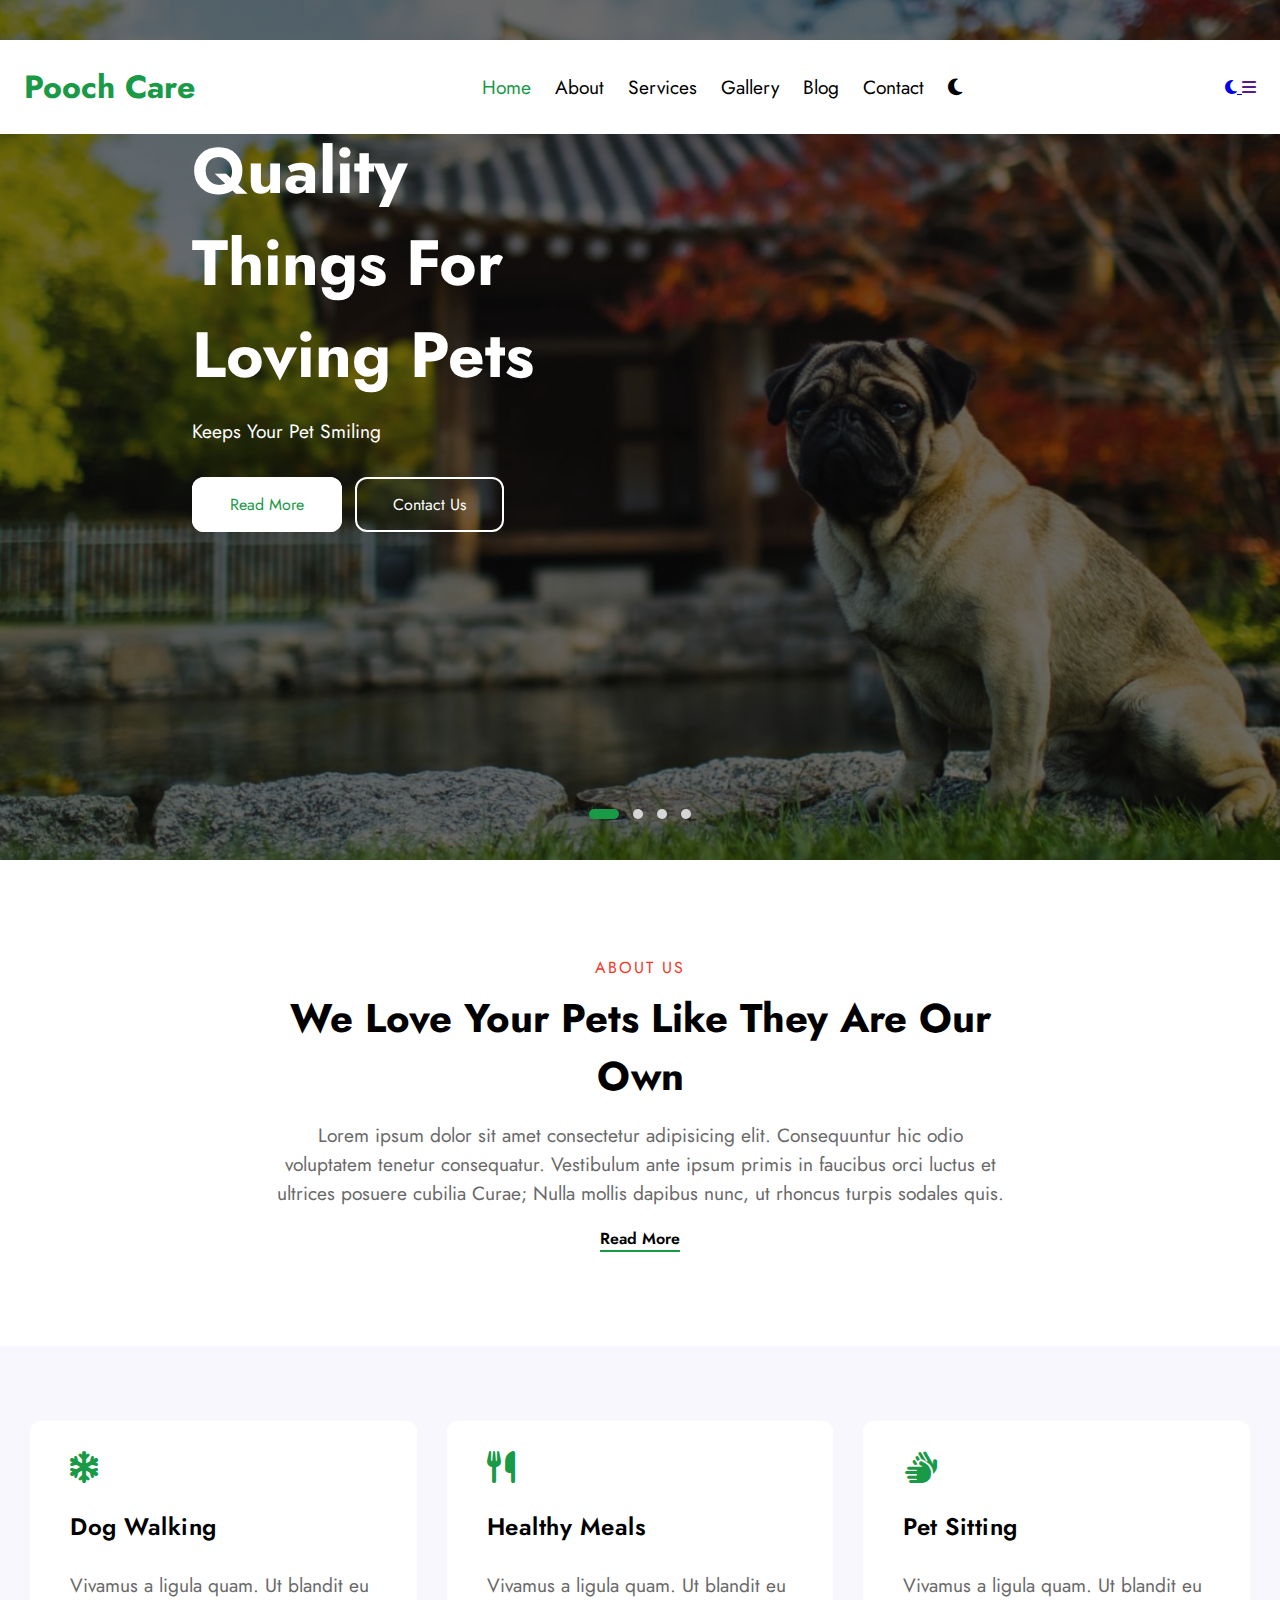
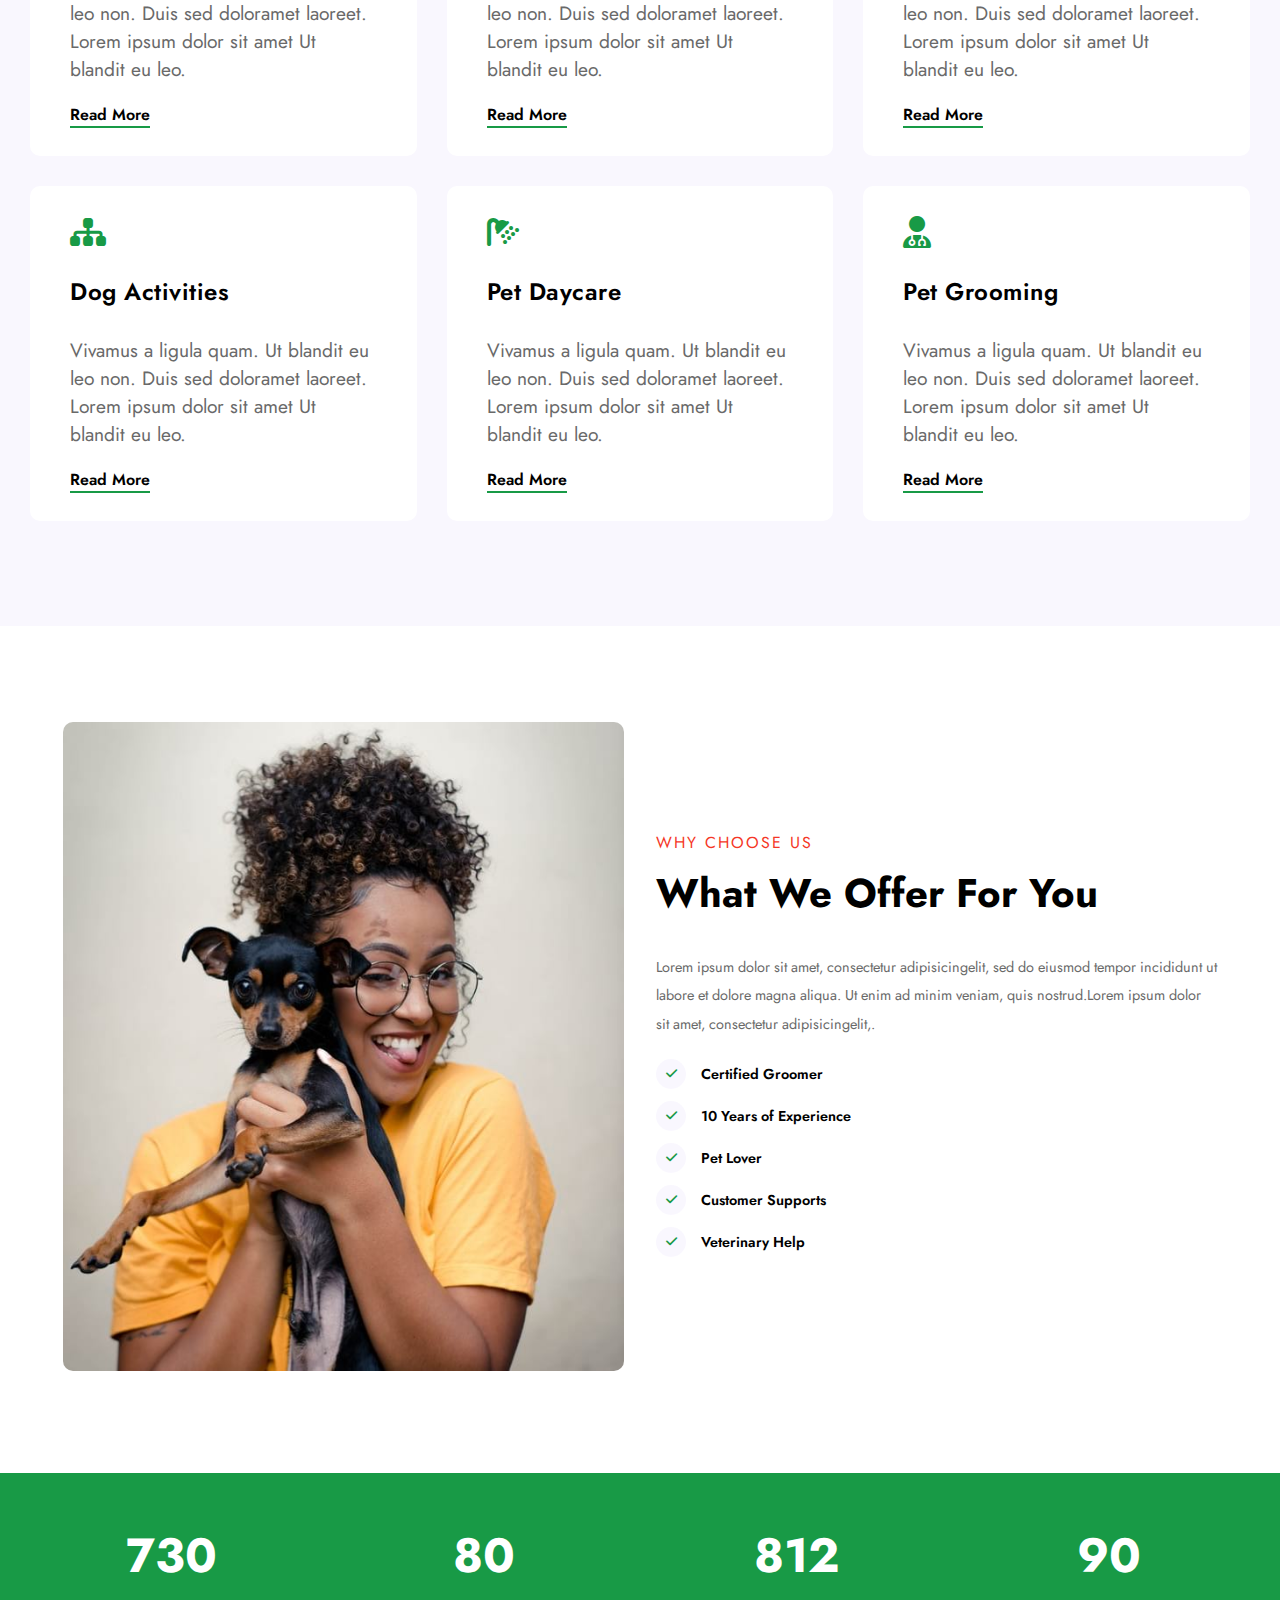
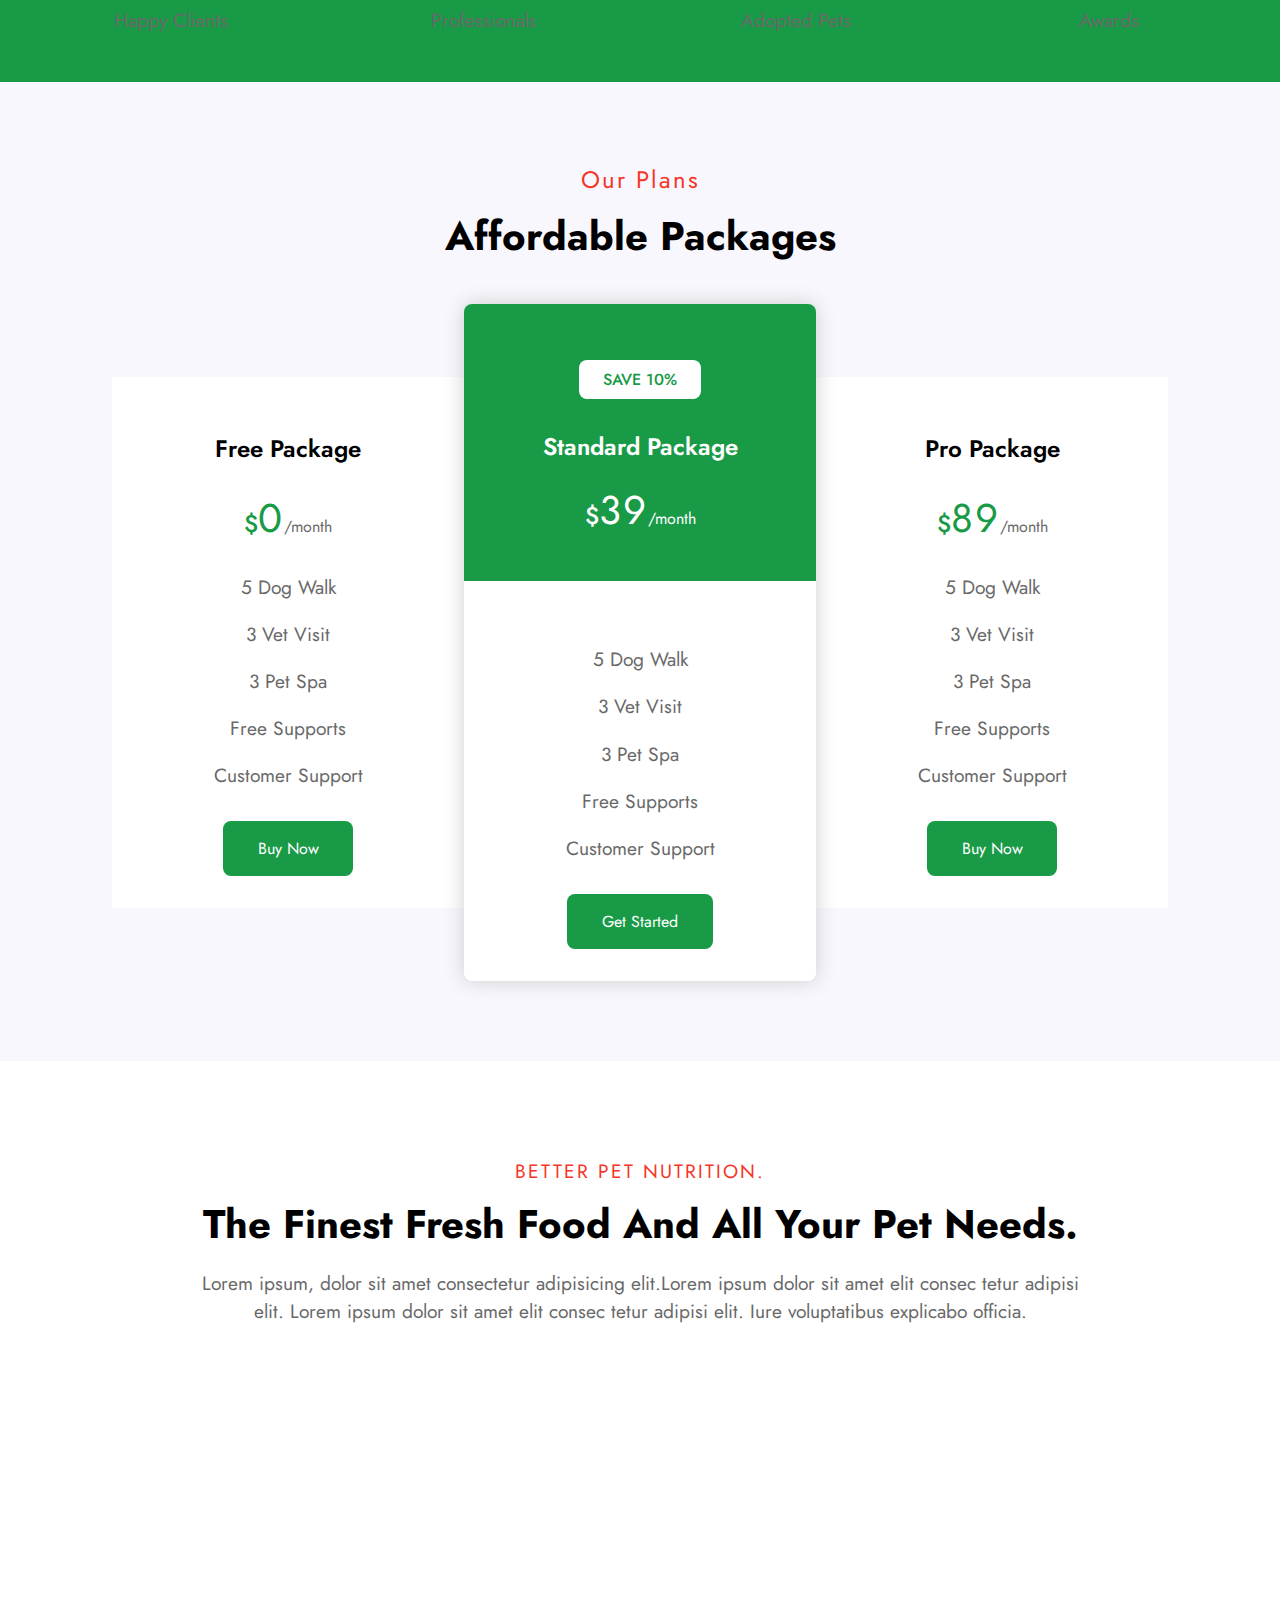
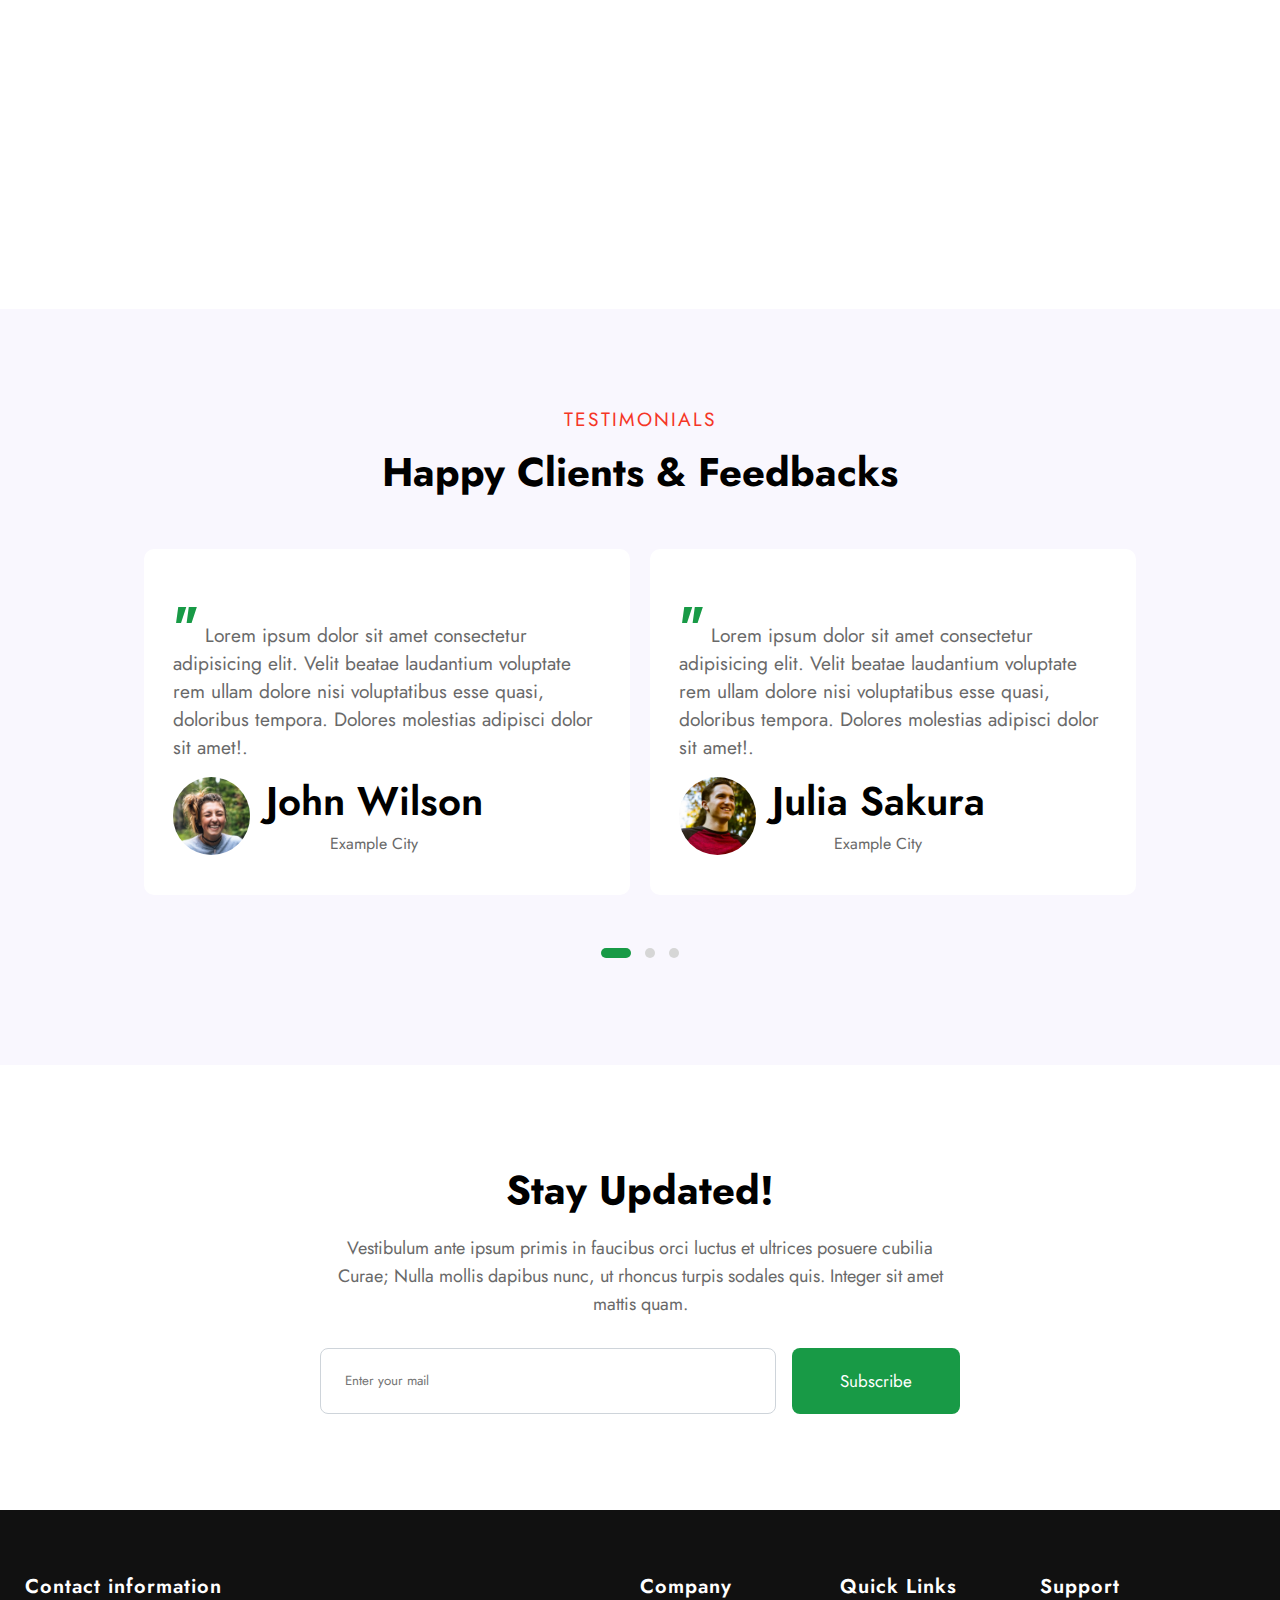
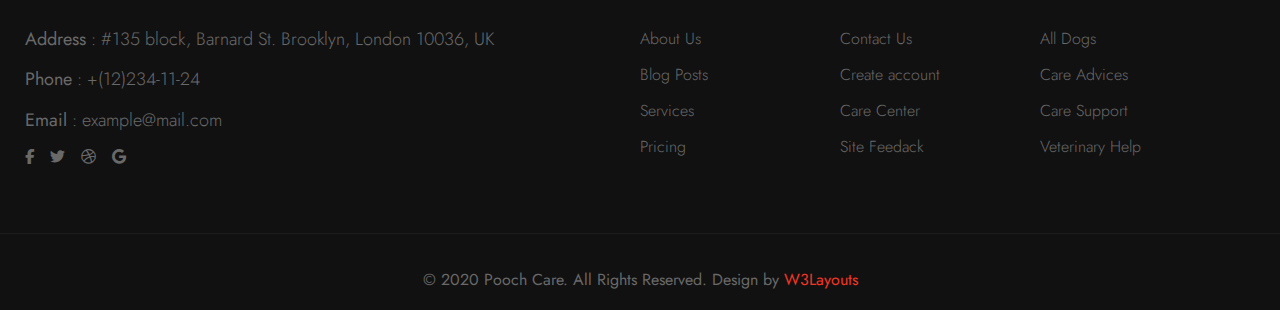
<file: index.html>
<!DOCTYPE html>
<html lang="en">

<head>
    <meta charset="UTF-8" />
    <meta http-equiv="X-UA-Compatible" content="IE=edge" />
    <meta name="viewport" content="width=device-width, initial-scale=1.0" />
    <title>Pooch Care an Animals Category</title>

    <link rel="preconnect" href="https://fonts.googleapis.com" />
    <link rel="preconnect" href="https://fonts.gstatic.com" crossorigin />
    <link href="https://fonts.googleapis.com/css2?family=Fira+Sans:wght@100&family=Jost:ital,wght@0,300;0,400;0,500;0,600;1,200&display=swap" rel="stylesheet" />

    <link rel="stylesheet" href="https://cdnjs.cloudflare.com/ajax/libs/font-awesome/6.1.1/css/all.min.css" />
    <link rel="stylesheet" href="https://cdnjs.cloudflare.com/ajax/libs/OwlCarousel2/2.3.4/assets/owl.carousel.min.css" />
    <link rel="stylesheet" href="https://cdnjs.cloudflare.com/ajax/libs/OwlCarousel2/2.3.4/assets/owl.theme.default.min.css" />
    <link rel="stylesheet" href="./css/main.css" />
</head>

<body>
    <header class="header">
        <div class="container">
            <h1>Pooch Care</h1>
            <div class="navbar">
                <a class="link active" href="./home.html">Home</a>
                <a class="link" href="./about.html">About</a>
                <a class="link" href="./services.html">Services</a>
                <a class="link" href="./gallery.html">Gallery</a>
                <a class="link" href="./blog.html">Blog</a>
                <a class="link" href="./contact.html">Contact</a>
                <a href="#">
                    <i class="fa fa-moon"></i>
                </a>
            </div>
            <div class="nav-bars">
                <a href="#">
                    <i class="fa fa-moon icon"></i>
                </a>
                <a href="" class="bars">
                    <i class="fa fa-bars"></i>
                </a>
            </div>
        </div>
    </header>

    <section class="carousel owl-one owl-carousel owl-theme">
        <div class="item1 item">
            <div class="text">
                <h1>Quality Things For Loving Pets</h1>
                <p>Keeps your Pet Smiling</p>
                <div class="links">
                    <a href="">Read More</a>
                    <a href="">Contact Us</a>
                </div>
            </div>
        </div>
        <div class="item2 item">
            <div class="text">
                <h1>Delivering happiness for Pets</h1>
                <p>We help your Projects</p>
                <div class="links">
                    <a href="">Read More</a>
                    <a href="">Contact Us</a>
                </div>
            </div>
        </div>
        <div class="item3 item">
            <div class="text">
                <h1>Quality Things For Loving Pets</h1>
                <p>Keeps your Pet Smiling</p>
                <div class="links">
                    <a href="">Read More</a>
                    <a href="">Contact Us</a>
                </div>
            </div>
        </div>
        <div class="item4 item">
            <div class="text">
                <h1>Delivering happiness for Pets</h1>
                <p>We help your Projects</p>
                <div class="links">
                    <a href="">Read More</a>
                    <a href="">Contact Us</a>
                </div>
            </div>
        </div>
    </section>

    <section class="abouts">
        <div class="container">
            <h4>ABOUT US</h4>
            <h1>We Love Your Pets Like They Are Our Own</h1>
            <p>
                Lorem ipsum dolor sit amet consectetur adipisicing elit. Consequuntur hic odio voluptatem tenetur consequatur. Vestibulum ante ipsum primis in faucibus orci luctus et ultrices posuere cubilia Curae; Nulla mollis dapibus nunc, ut rhoncus turpis sodales
                quis.
            </p>
            <a class="links-hover" href="./about.html">Read More</a>
        </div>
    </section>

    <section class="services">
        <div class="container">
            <div class="row">
                <div class="col">
                    <div class="item">
                        <i class="fa fa-snowflake"></i>
                        <h3>Dog Walking</h3>
                        <p>
                            Vivamus a ligula quam. Ut blandit eu leo non. Duis sed doloramet laoreet. Lorem ipsum dolor sit amet Ut blandit eu leo.
                        </p>
                        <a class="links-hover" href="./services.html">Read More</a>
                    </div>
                </div>
                <div class="col">
                    <div class="item">
                        <i class="fa fa-utensils"></i>
                        <h3>Healthy Meals</h3>
                        <p>
                            Vivamus a ligula quam. Ut blandit eu leo non. Duis sed doloramet laoreet. Lorem ipsum dolor sit amet Ut blandit eu leo.
                        </p>
                        <a class="links-hover" href="./services.html">Read More</a>
                    </div>
                </div>
                <div class="col">
                    <div class="item">
                        <i class="fa fa-sign-language"></i>
                        <h3>Pet Sitting</h3>
                        <p>
                            Vivamus a ligula quam. Ut blandit eu leo non. Duis sed doloramet laoreet. Lorem ipsum dolor sit amet Ut blandit eu leo.
                        </p>
                        <a class="links-hover" href="./services.html">Read More</a>
                    </div>
                </div>
                <div class="col">
                    <div class="item">
                        <i class="fa fa-sitemap"></i>
                        <h3>Dog Activities</h3>
                        <p>
                            Vivamus a ligula quam. Ut blandit eu leo non. Duis sed doloramet laoreet. Lorem ipsum dolor sit amet Ut blandit eu leo.
                        </p>
                        <a class="links-hover" href="./services.html">Read More</a>
                    </div>
                </div>
                <div class="col">
                    <div class="item">
                        <i class="fa fa-shower"></i>
                        <h3>Pet Daycare</h3>
                        <p>
                            Vivamus a ligula quam. Ut blandit eu leo non. Duis sed doloramet laoreet. Lorem ipsum dolor sit amet Ut blandit eu leo.
                        </p>
                        <a class="links-hover" href="./services.html">Read More</a>
                    </div>
                </div>
                <div class="col">
                    <div class="item">
                        <i class="fa fa-user-md"></i>
                        <h3>Pet Grooming</h3>
                        <p>
                            Vivamus a ligula quam. Ut blandit eu leo non. Duis sed doloramet laoreet. Lorem ipsum dolor sit amet Ut blandit eu leo.
                        </p>
                        <a class="links-hover" href="./services.html">Read More</a>
                    </div>
                </div>
            </div>
        </div>
    </section>

    <section class="offer">
        <div class="container">
            <div class="row">
                <div class="col">
                    <div class="item item1">
                        <img src="./img/home/ab.jpg" alt="" />
                    </div>
                </div>
                <div class="col">
                    <div class="item item2">
                        <h4>WHY CHOOSE US</h4>
                        <h1>What We Offer For You</h1>
                        <p>
                            Lorem ipsum dolor sit amet, consectetur adipisicingelit, sed do eiusmod tempor incididunt ut labore et dolore magna aliqua. Ut enim ad minim veniam, quis nostrud.Lorem ipsum dolor sit amet, consectetur adipisicingelit,.
                        </p>
                        <div class="info">
                            <div class="text">
                                <i class="fa fa-check"></i>
                                <p>Certified Groomer</p>
                            </div>
                            <div class="text">
                                <i class="fa fa-check"></i>
                                <p>10 Years of Experience</p>
                            </div>
                            <div class="text">
                                <i class="fa fa-check"></i>
                                <p>Pet Lover</p>
                            </div>
                            <div class="text">
                                <i class="fa fa-check"></i>
                                <p>Customer Supports</p>
                            </div>
                            <div class="text">
                                <i class="fa fa-check"></i>
                                <p>Veterinary Help</p>
                            </div>
                        </div>
                    </div>
                </div>
            </div>
        </div>
    </section>

    <section class="statistic">
        <div class="container">
            <div class="row">
                <div class="col">
                    <div class="item">
                        <h1>730</h1>
                        <p>Happy Clients</p>
                    </div>
                </div>
                <div class="col">
                    <div class="item">
                        <h1>80</h1>
                        <p>Professionals</p>
                    </div>
                </div>
                <div class="col">
                    <div class="item">
                        <h1>812</h1>
                        <p>Adopted Pets</p>
                    </div>
                </div>
                <div class="col">
                    <div class="item">
                        <h1>90</h1>
                        <p>Awards</p>
                    </div>
                </div>
            </div>
        </div>
    </section>

    <section class="plans">
        <div class="container">
            <h4>Our Plans</h4>
            <h1>Affordable Packages</h1>
            <div class="row">
                <div class="col">
                    <div class="item item1">
                        <h3>Free Package</h3>
                        <div class="price">
                            <p>$</p>
                            <h4>0</h4>
                            <span>/month</span>
                        </div>
                        <p>5 Dog Walk</p>
                        <p>3 Vet Visit</p>
                        <p>3 Pet Spa</p>
                        <p>Free Supports</p>
                        <p>Customer Support</p>
                        <div class="buyBtn">
                            <a href="#">Buy Now</a>
                        </div>
                    </div>
                </div>
                <div class="col col2">
                    <div class="item item2">
                        <div class="title">
                            <div class="save">
                                <span>SAVE 10%</span>
                            </div>

                            <h3>Standard Package</h3>
                            <div class="price">
                                <p>$</p>
                                <h4>39</h4>
                                <span>/month</span>
                            </div>
                        </div>
                        <div class="text">
                            <p>5 Dog Walk</p>
                            <p>3 Vet Visit</p>
                            <p>3 Pet Spa</p>
                            <p>Free Supports</p>
                            <p>Customer Support</p>
                            <div class="buyBtn">
                                <a href="#">Get Started</a>
                            </div>
                        </div>
                    </div>
                </div>
                <div class="col">
                    <div class="item item3">
                        <h3>Pro Package</h3>
                        <div class="price">
                            <p>$</p>
                            <h4>89</h4>
                            <span>/month</span>
                        </div>
                        <p>5 Dog Walk</p>
                        <p>3 Vet Visit</p>
                        <p>3 Pet Spa</p>
                        <p>Free Supports</p>
                        <p>Customer Support</p>
                        <div class="buyBtn">
                            <a href="#">Buy Now</a>
                        </div>
                    </div>
                </div>
            </div>
        </div>
    </section>

    <section class="food">
        <div class="container">
            <h4>BETTER PET NUTRITION.</h4>
            <h1>The Finest Fresh Food And All Your Pet Needs.</h1>
            <p>
                Lorem ipsum, dolor sit amet consectetur adipisicing elit.Lorem ipsum dolor sit amet elit consec tetur adipisi elit. Lorem ipsum dolor sit amet elit consec tetur adipisi elit. Iure voluptatibus explicabo officia.
            </p>
            <div class="video">
                <iframe width="890" height="450" src="https://www.youtube.com/embed/mO7998z6RnA" title="YouTube video player" frameborder="0" allow="accelerometer; autoplay; clipboard-write; encrypted-media; gyroscope; picture-in-picture" allowfullscreen></iframe>
            </div>
        </div>
    </section>

    <section class="feedbacks">
        <div class="container">
            <h4>TESTIMONIALS</h4>
            <h1>Happy Clients & Feedbacks</h1>
            <div class="clients owl-two owl-carousel owl-theme">
                <div class="item">
                    <p>
                        Lorem ipsum dolor sit amet consectetur adipisicing elit. Velit beatae laudantium voluptate rem ullam dolore nisi voluptatibus esse quasi, doloribus tempora. Dolores molestias adipisci dolor sit amet!.
                    </p>
                    <div class="info">
                        <img src="./img/home/f1.jpg" alt="" />
                        <div class="text">
                            <h3>John wilson</h3>
                            <span>Example City</span>
                        </div>
                    </div>
                </div>
                <div class="item">
                    <p>
                        Lorem ipsum dolor sit amet consectetur adipisicing elit. Velit beatae laudantium voluptate rem ullam dolore nisi voluptatibus esse quasi, doloribus tempora. Dolores molestias adipisci dolor sit amet!.
                    </p>
                    <div class="info">
                        <img src="./img/home/f2.jpg" alt="" />
                        <div class="text">
                            <h3>Julia sakura</h3>
                            <span>Example City</span>
                        </div>
                    </div>
                </div>
                <div class="item">
                    <p>
                        Lorem ipsum dolor sit amet consectetur adipisicing elit. Velit beatae laudantium voluptate rem ullam dolore nisi voluptatibus esse quasi, doloribus tempora. Dolores molestias adipisci dolor sit amet!.
                    </p>
                    <div class="info">
                        <img src="./img/home/f3.jpg" alt="" />
                        <div class="text">
                            <h3>Roy Linderson</h3>
                            <span>Example City</span>
                        </div>
                    </div>
                </div>
                <div class="item">
                    <p>
                        Lorem ipsum dolor sit amet consectetur adipisicing elit. Velit beatae laudantium voluptate rem ullam dolore nisi voluptatibus esse quasi, doloribus tempora. Dolores molestias adipisci dolor sit amet!.
                    </p>
                    <div class="info">
                        <img src="./img/home/f4.jpg" alt="" />
                        <div class="text">
                            <h3>Mike Thyson</h3>
                            <span>Example City</span>
                        </div>
                    </div>
                </div>
                <div class="item">
                    <p>
                        Lorem ipsum dolor sit amet consectetur adipisicing elit. Velit beatae laudantium voluptate rem ullam dolore nisi voluptatibus esse quasi, doloribus tempora. Dolores molestias adipisci dolor sit amet!.
                    </p>
                    <div class="info">
                        <img src="./img/home/f1.jpg" alt="" />
                        <div class="text">
                            <h3>Laura gilln</h3>
                            <span>Example City</span>
                        </div>
                    </div>
                </div>
                <div class="item">
                    <p>
                        Lorem ipsum dolor sit amet consectetur adipisicing elit. Velit beatae laudantium voluptate rem ullam dolore nisi voluptatibus esse quasi, doloribus tempora. Dolores molestias adipisci dolor sit amet!.
                    </p>
                    <div class="info">
                        <img src="./img/home/f2.jpg" alt="" />
                        <div class="text">
                            <h3>Smith Johnson</h3>
                            <span>Example City</span>
                        </div>
                    </div>
                </div>
            </div>
        </div>
    </section>

    <section class="updated">
        <div class="container">
            <h1>Stay Updated!</h1>
            <p>
                Vestibulum ante ipsum primis in faucibus orci luctus et ultrices posuere cubilia Curae; Nulla mollis dapibus nunc, ut rhoncus turpis sodales quis. Integer sit amet mattis quam.
            </p>
            <div class="subscribe">
                <input type="email" placeholder="Enter your mail" />
                <button>Subscribe</button>
            </div>
        </div>
    </section>

    <footer class="footer">
        <div class="footer-main">
            <div class="container">
                <div class="row">
                    <div class="contact">
                        <h6>Contact information</h6>
                        <ul>
                            <li>
                                <p>
                                    <strong>Address</strong> : #135 block, Barnard St. Brooklyn, London 10036, UK
                                </p>
                            </li>
                            <li>
                                <p>
                                    <strong>Phone</strong> :
                                    <a href="tel:+(12)234-11-24" class="links">+(12)234-11-24</a
                    >
                  </p>
                </li>
                <li>
                  <p>
                    <strong>Email</strong>
                    :
                    <a href="mailto:example@mail.com" class="links"
                      >example@mail.com</a
                    >
                  </p>
                </li>
              </ul>
              <div class="social">
                <ul class="social-icons">
                  <li class="facebook">
                    <a href="#facebook" class="icon">
                      <i class="fa-brands fa-facebook-f"></i>
                    </a>
                            </li>
                            <li class="twitter">
                                <a href="#twitter" class="icon">
                                    <i class="fa-brands fa-twitter"></i>
                                </a>
                            </li>
                            <li class="dribbble">
                                <a href="#dribbble" class="icon">
                                    <i class="fa-brands fa-dribbble"></i>
                                </a>
                            </li>
                            <li class="google">
                                <a href="#google" class="icon">
                                    <i class="fa-brands fa-google"></i>
                                </a>
                            </li>
                        </ul>
                    </div>
                </div>
                <div class="contact">
                    <div class="info">
                        <div class="info-list">
                            <h6>Company</h6>
                            <ul>
                                <li><a href="./about.html" class="links">About Us</a></li>
                                <li><a href="./about.html" class="links">Blog Posts</a></li>
                                <li>
                                    <a href="./services.html" class="links">Services</a>
                                </li>
                                <li><a href="#" class="links">Pricing</a></li>
                            </ul>
                        </div>
                        <div class="info-list">
                            <h6 class="footer-title-28">Quick Links</h6>
                            <ul>
                                <li>
                                    <a href="./contact.html" class="links">Contact Us</a>
                                </li>
                                <li><a href="#" class="links">Create account</a></li>
                                <li><a href="#" class="links">Care Center</a></li>
                                <li><a href="#" class="links">Site Feedack</a></li>
                            </ul>
                        </div>
                        <div class="info-list ">
                            <h6>Support</h6>
                            <ul>
                                <li><a href="#" class="links">All Dogs</a></li>
                                <li><a href="#" class="links">Care Advices</a></li>
                                <li><a href="#" class="links">Care Support</a></li>
                                <li><a href="#" class="links">Veterinary Help</a></li>
                            </ul>
                        </div>
                    </div>
                </div>
            </div>
        </div>
        <div class="end-footer">
            <div class="container">
                <p class="info-footer">
                    © 2020 Pooch Care. All Rights Reserved. Design by
                    <a href="https://w3layouts.com/" class="links"> W3Layouts</a>
                </p>
            </div>
        </div>
        </div>
    </footer>

    <script src="https://cdnjs.cloudflare.com/ajax/libs/jquery/3.6.0/jquery.min.js"></script>
    <script src="https://cdnjs.cloudflare.com/ajax/libs/OwlCarousel2/2.3.4/owl.carousel.min.js"></script>

    <script>
        $(".owl-one").owlCarousel({
            loop: true,
            items: 1,
            autoplay: true,
            slideTransition: "all",
            autoplayTimeout: 3000,
            autoplaySpeed: 1000,
        });

        $(".owl-two").owlCarousel({
            loop: false,
            margin: 20,
            nav: false,
            items: 2,
            responsive: {
                0: {
                    items: 1,
                    nav: false,
                    dots: false
                },
                768: {
                    items: 1,
                    nav: false,
                    dots: true
                },
                992: {
                    items: 2,
                    dots: true
                }

            },
        });
    </script>
</body>

</html>
</file>
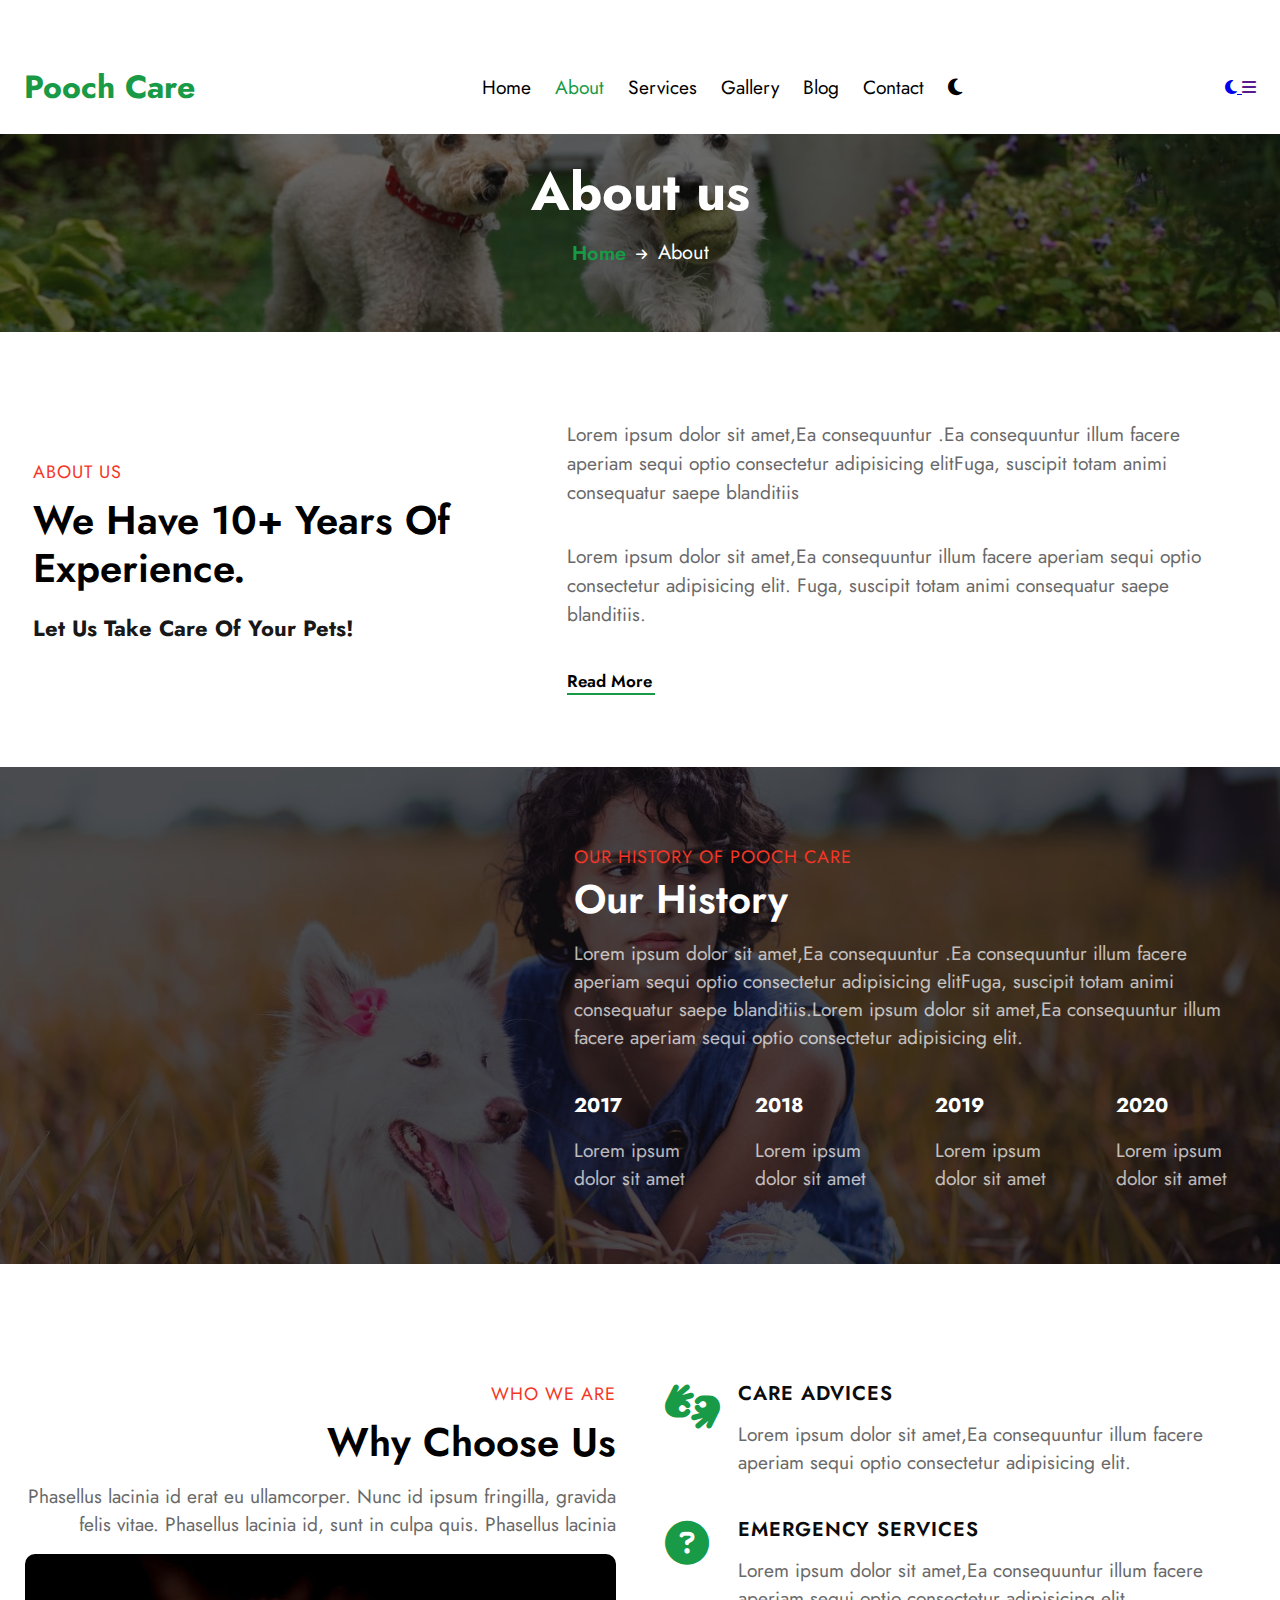
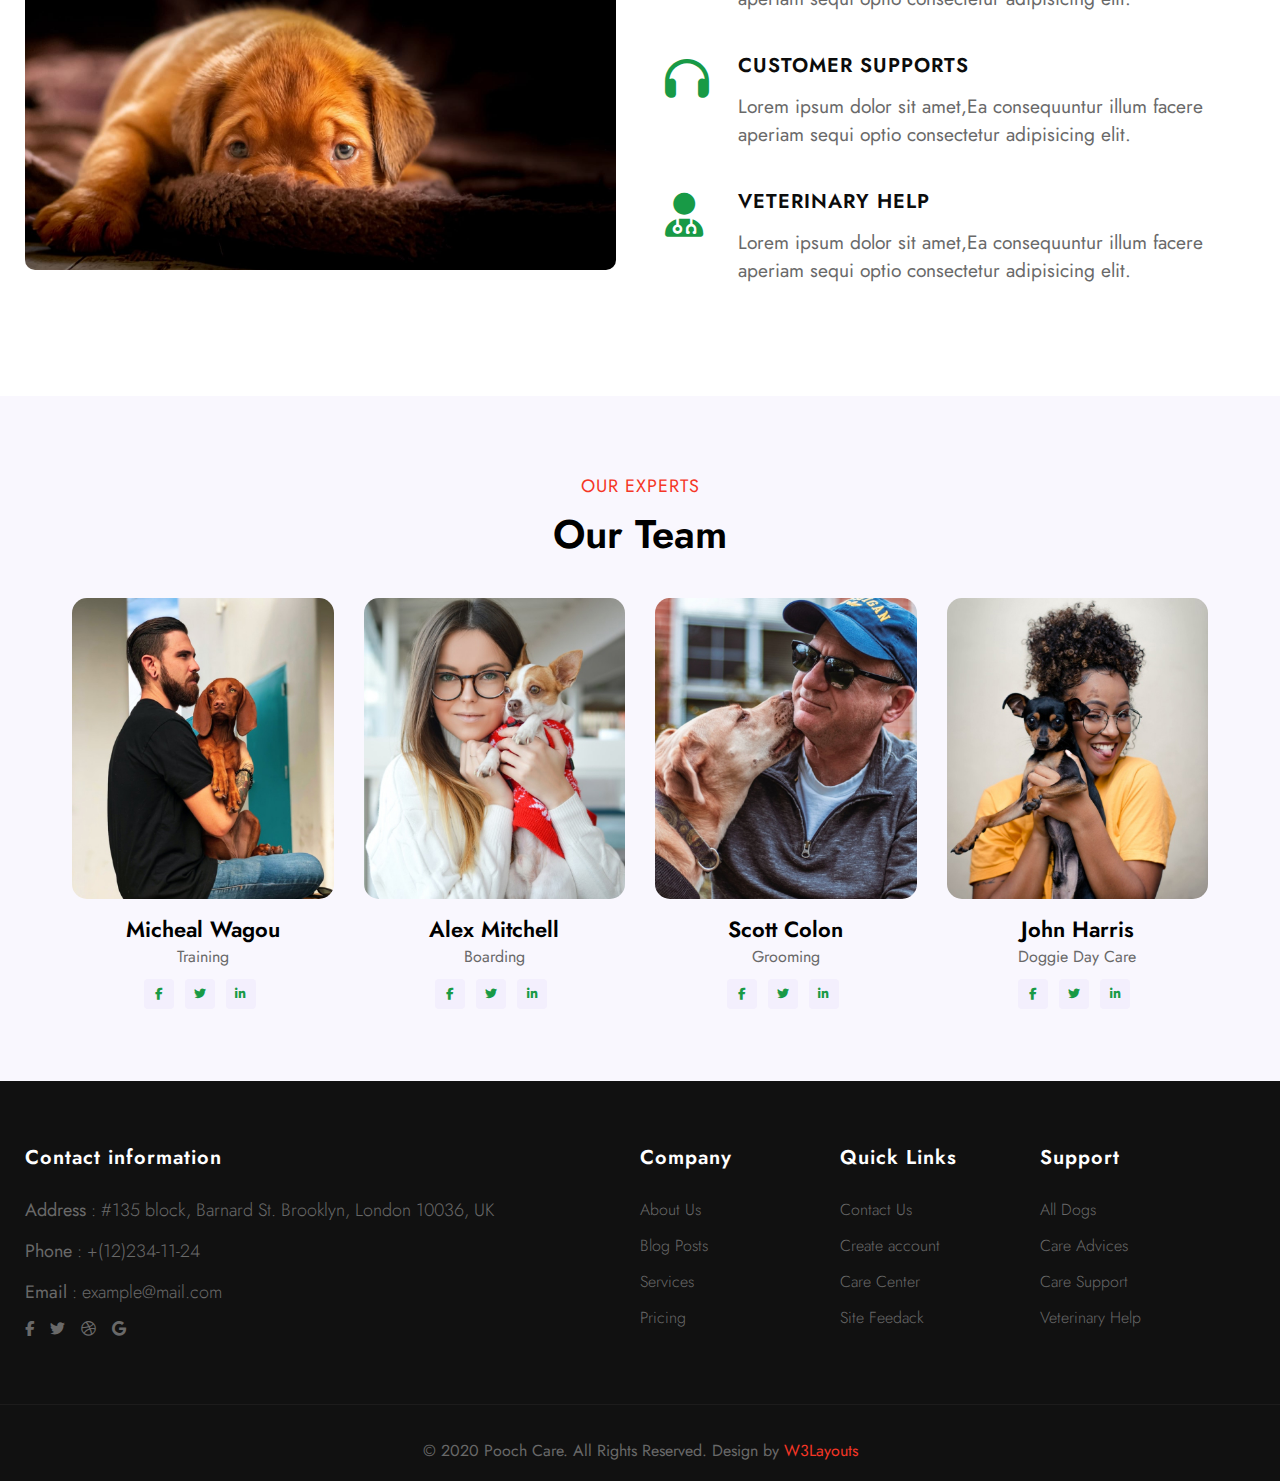
<file: about.html>
<!DOCTYPE html>
<html lang="en">

<head>
    <meta charset="UTF-8" />
    <meta http-equiv="X-UA-Compatible" content="IE=edge" />
    <meta name="viewport" content="width=device-width, initial-scale=1.0" />
    <title>Pooch Care - About</title>
    <link rel="preconnect" href="https://fonts.googleapis.com" />
    <link rel="preconnect" href="https://fonts.gstatic.com" crossorigin />
    <link href="https://fonts.googleapis.com/css2?family=Fira+Sans:wght@100&family=Jost:ital,wght@0,300;0,400;0,500;0,600;1,200&display=swap" rel="stylesheet" />
    <link rel="stylesheet" href="https://cdnjs.cloudflare.com/ajax/libs/font-awesome/6.1.1/css/all.min.css" />
    <link rel="stylesheet" href="./css/main.css" />
</head>

<body>
    <header class="header">
        <div class="container">
            <h1>Pooch Care</h1>
            <div class="navbar">
                <a class="link" href="./index.html">Home</a>
                <a class="link active" href="./about.html">About</a>
                <a class="link" href="./services.html">Services</a>
                <a class="link" href="./gallery.html">Gallery</a>
                <a class="link" href="./blog.html">Blog</a>
                <a class="link" href="./contact.html">Contact</a>
                <a href="#">
                    <i class="fa fa-moon"></i>
                </a>
            </div>
            <div class="nav-bars">
                <a href="#">
                    <i class="fa fa-moon icon"></i>
                </a>
                <a href="" class="bars">
                    <i class="fa fa-bars"></i>
                </a>

            </div>
        </div>
    </header>
    <section class="carousel-breadcrumb ">
        <div class="breadcrumb-bg breadcrum-bg-carousel">
            <div class="container ">
                <h2 class="title">About us</h2>
                <ul class="custom">
                    <li>
                        <a href="./index.html">Home</a>
                    </li>
                    <li class="active">
                        <span><i class="fa fa-arrow-right "></i></span> About
                    </li>
                </ul>
            </div>
        </div>
    </section>
    <section class="about-us">
        <div class="container ">
            <div class="row">
                <div class="item-1">
                    <div class="title ">
                        <h6 class="sub-title">About us</h6>
                        <h3>We Have 10+ Years Of Experience.</h3>
                    </div>
                    <h4>Let Us Take Care Of Your Pets!</h4>
                </div>
                <div class="item-2">
                    <p>
                        Lorem ipsum dolor sit amet,Ea consequuntur .Ea consequuntur illum facere aperiam sequi optio consectetur adipisicing elitFuga, suscipit totam animi consequatur saepe blanditiis
                    </p>
                    <p>
                        Lorem ipsum dolor sit amet,Ea consequuntur illum facere aperiam sequi optio consectetur adipisicing elit. Fuga, suscipit totam animi consequatur saepe blanditiis.
                    </p>
                    <a href="./services.html" class="links-hover">Read More</a>
                </div>
            </div>
        </div>
    </section>
    <section class="history">
        <div class="history ">
            <div class="container">
                <div class="content">
                    <h4 class="sub-title">OUR HISTORY OF POOCH CARE</h4>
                    <h3>Our History</h3>
                    <p>
                        Lorem ipsum dolor sit amet,Ea consequuntur .Ea consequuntur illum facere aperiam sequi optio consectetur adipisicing elitFuga, suscipit totam animi consequatur saepe blanditiis.Lorem ipsum dolor sit amet,Ea consequuntur illum facere aperiam sequi optio
                        consectetur adipisicing elit.
                    </p>
                    <div class="history-grids">
                        <div class="history-info">
                            <h5>2017</h5>
                            <p>Lorem ipsum dolor sit amet</p>
                        </div>
                        <div class="history-info">
                            <h5>2018</h5>
                            <p>Lorem ipsum dolor sit amet</p>
                        </div>
                        <div class="history-info">
                            <h5>2019</h5>
                            <p>Lorem ipsum dolor sit amet</p>
                        </div>
                        <div class="history-info">
                            <h5>2020</h5>
                            <p>Lorem ipsum dolor sit amet</p>
                        </div>
                    </div>
                </div>
            </div>
        </div>
    </section>
    <section class="reason">
        <div class="reason-main">
            <div class="container">
                <div class="row">
                    <div class="item-1">
                        <h6 class="sub-title">WHO WE ARE</h6>
                        <h3>Why Choose Us</h3>
                        <p>
                            Phasellus lacinia id erat eu ullamcorper. Nunc id ipsum fringilla, gravida felis vitae. Phasellus lacinia id, sunt in culpa quis. Phasellus lacinia
                        </p>
                        <img src="./img/About/banner3.jpg" alt="" />
                    </div>
                    <div class="item-2 ">
                        <div class="item-grids">
                            <div class="item-icon">
                                <span><i class="fa-solid fa-hands-asl-interpreting"></i
                  ></span>
                            </div>
                            <div class="item-info">
                                <h6><a href="#">Care Advices</a></h6>
                                <p>
                                    Lorem ipsum dolor sit amet,Ea consequuntur illum facere aperiam sequi optio consectetur adipisicing elit.
                                </p>
                            </div>
                        </div>
                        <div class="item-grids ">
                            <div class="item-icon">
                                <span><i class="fas fa-question-circle"></i></span>
                            </div>
                            <div class="item-info">
                                <h6><a href="#">Emergency Services</a></h6>
                                <p>
                                    Lorem ipsum dolor sit amet,Ea consequuntur illum facere aperiam sequi optio consectetur adipisicing elit.
                                </p>
                            </div>
                        </div>
                        <div class="item-grids">
                            <div class=" item-icon">
                                <span><i class="fa fa-headphones"></i></span>
                            </div>
                            <div class="item-info">
                                <h6><a href="#">Customer Supports</a></h6>
                                <p>
                                    Lorem ipsum dolor sit amet,Ea consequuntur illum facere aperiam sequi optio consectetur adipisicing elit.
                                </p>
                            </div>
                        </div>
                        <div class="item-grids item-4">
                            <div class="item-icon">
                                <span><i class="fa fa-user-md"></i></span>
                            </div>
                            <div class="item-info">
                                <h6><a href="#">Veterinary Help</a></h6>
                                <p>
                                    Lorem ipsum dolor sit amet,Ea consequuntur illum facere aperiam sequi optio consectetur adipisicing elit.
                                </p>
                            </div>
                        </div>
                    </div>
                </div>
            </div>
        </div>
    </section>
    <section class="team">
        <div class="team-main ">
            <div class="container">
                <div class="title-content ">
                    <h6 class="sub-title">OUR EXPERTS</h6>
                    <h3>Our Team</h3>
                </div>
                <div class="row">
                    <div class="item-1">
                        <div class="team-info ">
                            <div class="team-img">
                                <a href="#">
                                    <img src="./img/About/team1.jpg" class="img-team" />
                                </a>
                            </div>
                            <div class="team-name">
                                <h3><a href="#" class="name">Micheal Wagou</a></h3>
                                <p>Training</p>
                                <div class="social">
                                    <a href="#facebook" class="links"><i class="fa-brands fa-facebook-f"></i></a>
                                    <a href="#twitter" class="links"><i class="fa-brands fa-twitter"></i></a>
                                    <a href="#linkedin" class="links"><i class="fa-brands fa-linkedin-in"></i></a>
                                </div>
                            </div>
                        </div>
                    </div>
                    <div class="item-1">
                        <div class="team-info ">
                            <div class="team-img">
                                <a href="#">
                                    <img src="./img/About/team2.jpg" class="img-team" />
                                </a>
                            </div>
                            <div class="team-name">
                                <h3><a href="#" class="name">Alex Mitchell</a></h3>
                                <p>Boarding</p>
                                <div class="social">
                                    <a href="#facebook" class="links"><i class="fa-brands fa-facebook-f"></i></a>
                                    <a href="#twitter" class="links"><i class="fa-brands fa-twitter"></i></a>
                                    <a href="#linkedin" class="links"><i class="fa-brands fa-linkedin-in"></i></a>
                                </div>
                            </div>
                        </div>
                    </div>
                    <div class="item-1">
                        <div class="team-info ">
                            <div class="team-img">
                                <a href="#">
                                    <img src="./img/About/team3.jpg" class="img-team" />
                                </a>
                            </div>
                            <div class="team-name">
                                <h3><a href="#" class="name">Scott Colon</a></h3>
                                <p>Grooming</p>
                                <div class="social">
                                    <a href="#facebook" class="links"><i class="fa-brands fa-facebook-f"></i></a>
                                    <a href="#twitter" class="links"><i class="fa-brands fa-twitter"></i></a>
                                    <a href="#linkedin" class="links"><i class="fa-brands fa-linkedin-in"></i></a>
                                </div>
                            </div>
                        </div>
                    </div>
                    <div class="item-1">
                        <div class="team-info ">
                            <div class="team-img">
                                <a href="#">
                                    <img src="./img/About/team4.jpg" class="img-team" />
                                </a>
                            </div>
                            <div class="team-name">
                                <h3><a href="#" class="name">John Harris</a></h3>
                                <p>Doggie Day Care</p>
                                <div class="social">
                                    <a href="#facebook" class="links"><i class="fa-brands fa-facebook-f"></i></a>
                                    <a href="#twitter" class="links"><i class="fa-brands fa-twitter"></i></a>
                                    <a href="#linkedin" class="links"><i class="fa-brands fa-linkedin-in"></i></a>
                                </div>
                            </div>
                        </div>
                    </div>
                </div>
            </div>
        </div>
    </section>
    <footer class="footer">
        <div class="footer-main">
            <div class="container">
                <div class="row">
                    <div class="contact">
                        <h6>Contact information</h6>
                        <ul>
                            <li>
                                <p>
                                    <strong>Address</strong> : #135 block, Barnard St. Brooklyn, London 10036, UK
                                </p>
                            </li>
                            <li>
                                <p>
                                    <strong>Phone</strong> :
                                    <a href="tel:+(12)234-11-24" class="links">+(12)234-11-24</a>
                                </p>
                            </li>
                            <li>
                                <p>
                                    <strong>Email</strong> :
                                    <a href="mailto:example@mail.com" class="links">example@mail.com</a>
                                </p>
                            </li>
                        </ul>
                        <div class="social">
                            <ul class="social-icons">
                                <li class="facebook">
                                    <a href="#facebook" class="icon">
                                        <i class="fa-brands fa-facebook-f"></i>
                                    </a>
                                </li>
                                <li class="twitter">
                                    <a href="#twitter" class="icon">
                                        <i class="fa-brands fa-twitter"></i>
                                    </a>
                                </li>
                                <li class="dribbble">
                                    <a href="#dribbble" class="icon">
                                        <i class="fa-brands fa-dribbble"></i>
                                    </a>
                                </li>
                                <li class="google">
                                    <a href="#google" class="icon">
                                        <i class="fa-brands fa-google"></i>
                                    </a>
                                </li>
                            </ul>
                        </div>
                    </div>
                    <div class="contact ">
                        <div class="info">
                            <div class="info-list">
                                <h6>Company</h6>
                                <ul>
                                    <li><a href="./about.html" class="links">About Us</a></li>
                                    <li><a href="./about.html" class="links">Blog Posts</a></li>
                                    <li><a href="./services.html" class="links">Services</a></li>
                                    <li><a href="#" class="links">Pricing</a></li>
                                </ul>
                            </div>
                            <div class="info-list">
                                <h6 class="footer-title-28">Quick Links</h6>
                                <ul>
                                    <li><a href="./contact.html" class="links">Contact Us</a></li>
                                    <li><a href="#" class="links">Create account</a></li>
                                    <li><a href="#" class="links">Care Center</a></li>
                                    <li><a href="#" class="links">Site Feedack</a></li>
                                </ul>
                            </div>
                            <div class="info-list ">
                                <h6>Support</h6>
                                <ul>
                                    <li><a href="#" class="links">All Dogs</a></li>
                                    <li><a href="#" class="links">Care Advices</a></li>
                                    <li><a href="#" class="links">Care Support</a></li>
                                    <li><a href="#" class="links">Veterinary Help</a></li>
                                </ul>
                            </div>
                        </div>
                    </div>
                </div>
            </div>
            <div class="end-footer ">
                <div class="container">
                    <p class="info-footer"> © 2020 Pooch Care. All Rights Reserved. Design by
                        <a href="https://w3layouts.com/" class="links"> W3Layouts</a>
                    </p>
                </div>
            </div>
        </div>
    </footer>
</body>

</html>
</file>
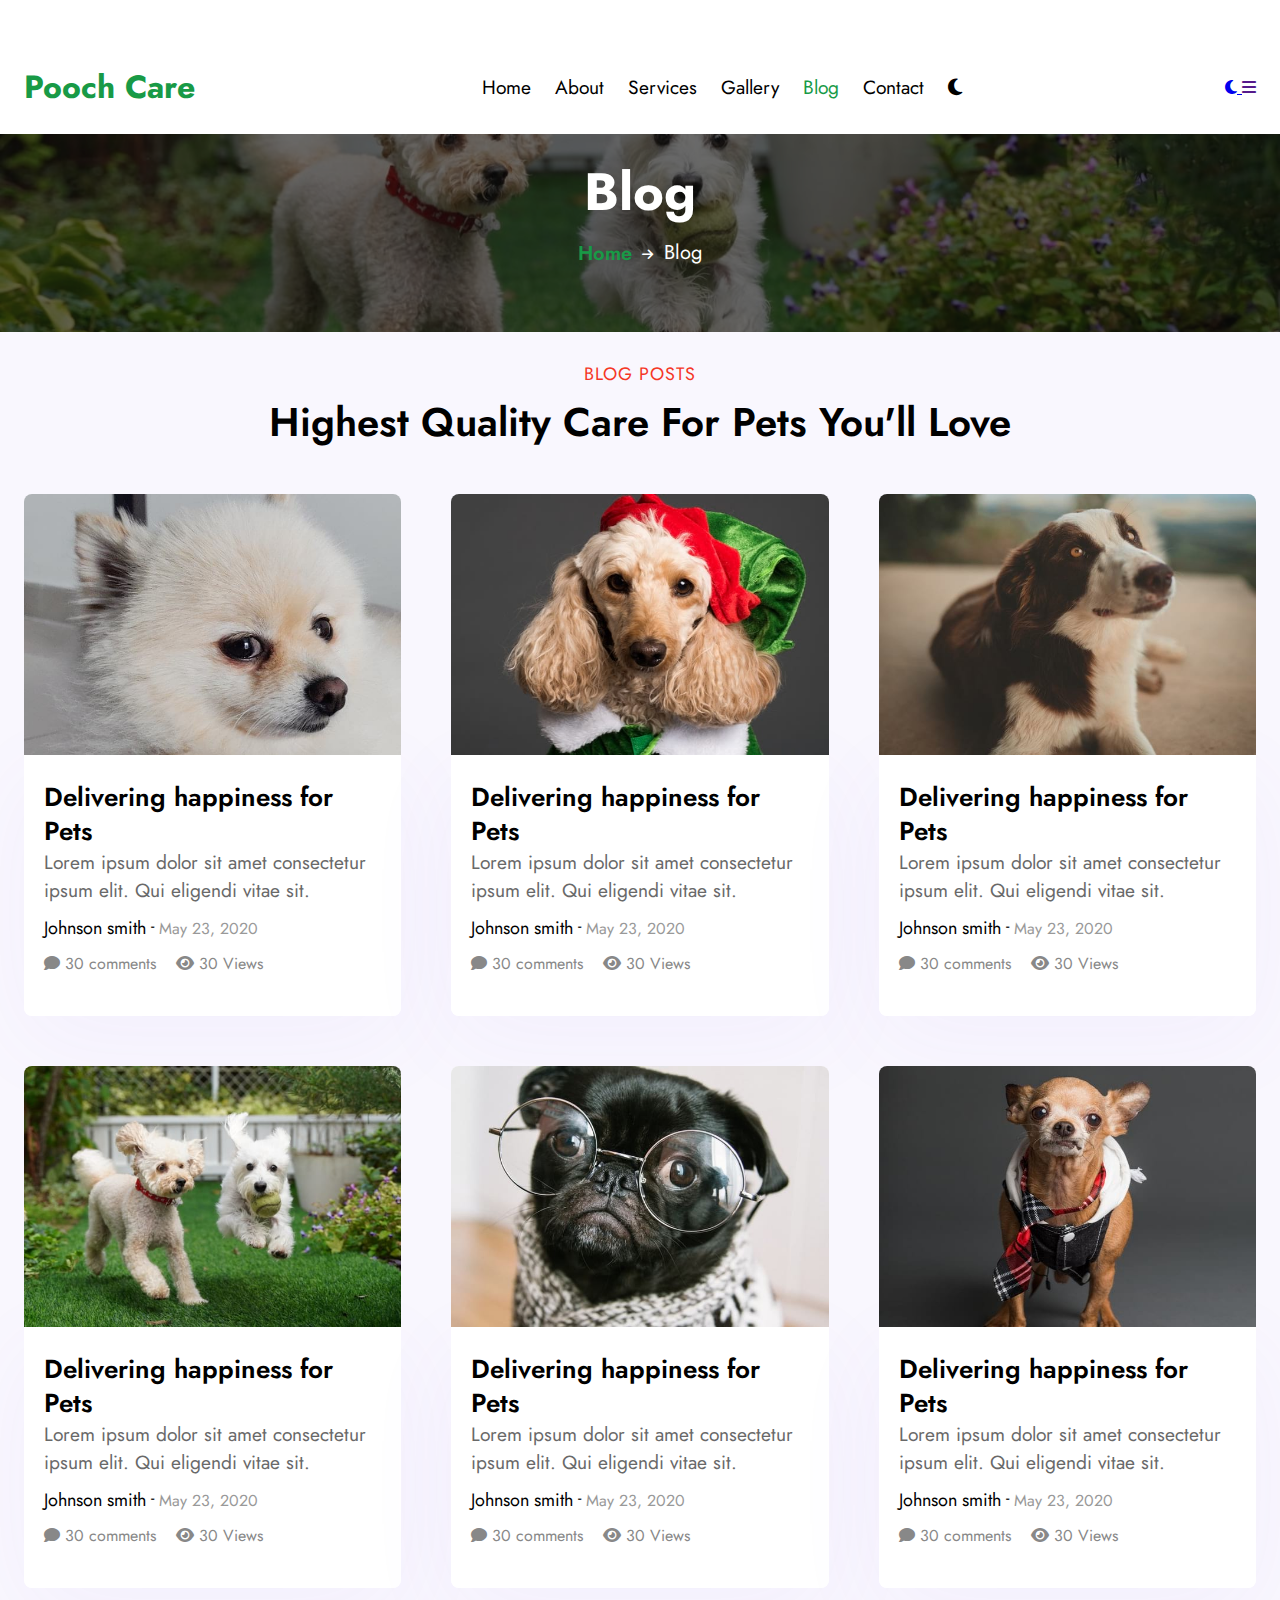
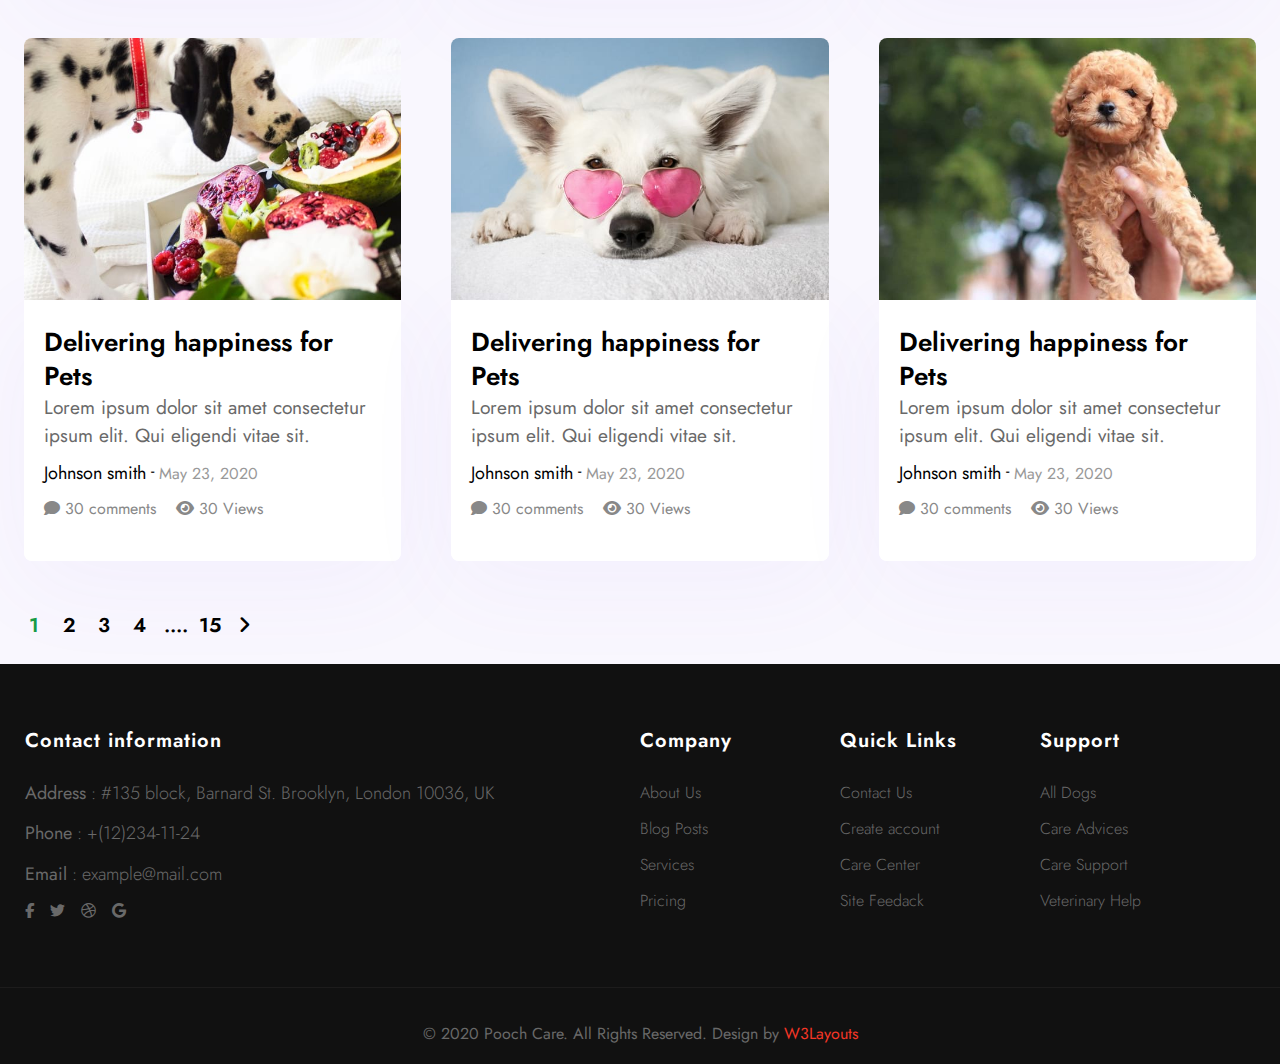
<file: blog.html>
<!DOCTYPE html>
<html lang="en">

<head>
    <meta charset="UTF-8" />
    <meta http-equiv="X-UA-Compatible" content="IE=edge" />
    <meta name="viewport" content="width=device-width, initial-scale=1.0" />
    <title>Pooch Care - Blog</title>
    <link rel="preconnect" href="https://fonts.googleapis.com" />
    <link rel="preconnect" href="https://fonts.gstatic.com" crossorigin />
    <link href="https://fonts.googleapis.com/css2?family=Fira+Sans:wght@100&family=Jost:ital,wght@0,300;0,400;0,500;0,600;1,200&display=swap" rel="stylesheet" />
    <link rel="stylesheet" href="https://cdnjs.cloudflare.com/ajax/libs/font-awesome/6.1.1/css/all.min.css" />
    <!-- <link rel="stylesheet" href="https://cdn.jsdelivr.net/npm/bootstrap@4.3.1/dist/css/bootstrap.min.css" integrity="sha384-ggOyR0iXCbMQv3Xipma34MD+dH/1fQ784/j6cY/iJTQUOhcWr7x9JvoRxT2MZw1T" crossorigin="anonymous"> -->
    <link rel="stylesheet" href="./css/main.css" />
</head>

<body>
    <header class="header">
        <div class="container">
            <h1>Pooch Care</h1>
            <div class="navbar">
                <a class="link" href="./index.html">Home</a>
                <a class="link" href="./about.html">About</a>
                <a class="link" href="./services.html">Services</a>
                <a class="link" href="./gallery.html">Gallery</a>
                <a class="link active" href="./blog.html">Blog</a>
                <a class="link" href="./contact.html">Contact</a>
                <a href="#">
                    <i class="fa fa-moon"></i>
                </a>
            </div>
            <div class="nav-bars">
                <a href="#">
                    <i class="fa fa-moon icon"></i>
                </a>
                <a href="" class="bars">
                    <i class="fa fa-bars"></i>
                </a>
            </div>
        </div>
    </header>
    <section class="carousel-breadcrumb">
      <div class="breadcrumb-bg breadcrum-bg-carousel">
        <div class="container">
          <h2 class="title">Blog</h2>
          <ul class="custom">
            <li>
              <a href="./index.html">Home</a>
            </li>
            <li class="active">
              <span><i class="fa fa-arrow-right"></i></span> Blog
            </li>
          </ul>
        </div>
    </section>
    <section class="blog">
        <div class="container">
            <div class="heading">
                <h6 class="sub-title">Blog posts</h6>
                <h3>Highest Quality Care For Pets You'll Love</h3>
            </div>
            <div class="row">
                <div class="card">
                    <div class="card-header">
                        <a href="#">
                            <img class="card-img" src="./img/Blog/g1.jpg" alt="Card image cap" />
                        </a>
                    </div>
                    <div class="card-body blog-details">
                        <a href="#" class="blog-desc">Delivering happiness for Pets</a>
                        <p>
                            Lorem ipsum dolor sit amet consectetur ipsum elit. Qui eligendi vitae sit.
                        </p>
                        <div class="author">
                            <a href="#">Johnson smith</a> -
                            <span class="meta-value"> May 23, 2020 </span>
                        </div>
                        <ul class="blog-meta">
                            <li class="meta-item-1 blog-students">
                                <span class="meta-value">
                    <span class="fa fa-comment"></span> 30 comments
                                </span>
                            </li>
                            <li class="meta-item blog-students">
                                <span class="meta-value">
                    <span class="fa fa-eye"></span> 30 Views
                                </span>
                            </li>
                        </ul>
                    </div>
                </div>
                <div class="card">
                    <div class="card-header">
                        <a href="#">
                            <img src="./img/Blog/g2.jpg" alt="" />
                        </a>
                    </div>
                    <div class="card-body blog-details">
                        <a href="#" class="blog-desc">Delivering happiness for Pets </a>
                        <p>
                            Lorem ipsum dolor sit amet consectetur ipsum elit. Qui eligendi vitae sit.
                        </p>
                        <div class="author">
                            <a href="#">Johnson smith</a> -
                            <span class="meta-value"> May 23, 2020 </span>
                        </div>
                        <ul class="blog-meta">
                            <li class="meta-item blog-students">
                                <span class="meta-value">
                    <span class="fa fa-comment"></span> 30 comments</span>
                            </li>
                            <li class="meta-item blog-students">
                                <span class="meta-value">
                    <span class="fa fa-eye"></span> 30 Views</span>
                            </li>
                        </ul>
                    </div>
                </div>
                <div class="card">
                    <div class="card-header">
                        <a href="#">
                            <img class="card-img" src="./img/Blog/g3.jpg" alt="Card image cap" />
                        </a>
                    </div>
                    <div class="card-body blog-details">
                        <a href="#" class="blog-desc">Delivering happiness for Pets </a>
                        <p>
                            Lorem ipsum dolor sit amet consectetur ipsum elit. Qui eligendi vitae sit.
                        </p>
                        <div class="author">
                            <a href="#">Johnson smith</a> -
                            <span class="meta-value"> May 23, 2020 </span>
                        </div>
                        <ul class="blog-meta">
                            <li class="meta-item blog-students">
                                <span class="meta-value">
                    <span class="fa fa-comment"></span> 30 comments</span>
                            </li>
                            <li class="meta-item blog-students">
                                <span class="meta-value">
                    <span class="fa fa-eye"></span> 30 Views</span>
                            </li>
                        </ul>
                    </div>
                </div>
                <div class="card">
                    <div class="card-header">
                        <a href="#">
                            <img class="card-img" src="./img/Blog/g4.jpg" alt="Card image cap" />
                        </a>
                    </div>
                    <div class="card-body blog-details">
                        <a href="#" class="blog-desc">Delivering happiness for Pets </a>
                        <p>
                            Lorem ipsum dolor sit amet consectetur ipsum elit. Qui eligendi vitae sit.
                        </p>
                        <div class="author">
                            <a href="#">Johnson smith</a> -
                            <span class="meta-value"> May 23, 2020 </span>
                        </div>
                        <ul class="blog-meta">
                            <li class="meta-item blog-students">
                                <span class="meta-value">
                    <span class="fa fa-comment"></span> 30 comments</span>
                            </li>
                            <li class="meta-item blog-students">
                                <span class="meta-value">
                    <span class="fa fa-eye"></span> 30 Views</span>
                            </li>
                        </ul>
                    </div>
                </div>
                <div class="card">
                    <div class="card-header">
                        <a href="#">
                            <img class="card-img" src="./img/Blog/g5.jpg" alt="Card image cap" />
                        </a>
                    </div>
                    <div class="card-body blog-details">
                        <a href="#" class="blog-desc">Delivering happiness for Pets </a>
                        <p>
                            Lorem ipsum dolor sit amet consectetur ipsum elit. Qui eligendi vitae sit.
                        </p>
                        <div class="author">
                            <a href="#">Johnson smith</a> -
                            <span class="meta-value"> May 23, 2020 </span>
                        </div>
                        <ul class="blog-meta">
                            <li class="meta-item blog-students">
                                <span class="meta-value">
                    <span class="fa fa-comment"></span> 30 comments</span>
                            </li>
                            <li class="meta-item blog-students">
                                <span class="meta-value">
                    <span class="fa fa-eye"></span> 30 Views</span>
                            </li>
                        </ul>
                    </div>
                </div>
                <div class="card">
                    <div class="card-header">
                        <a href="#">
                            <img class="card-img" src="./img/Blog/g6.jpg" alt="Card image cap" />
                        </a>
                    </div>
                    <div class="card-body blog-details">
                        <a href="#" class="blog-desc">Delivering happiness for Pets </a>
                        <p>
                            Lorem ipsum dolor sit amet consectetur ipsum elit. Qui eligendi vitae sit.
                        </p>
                        <div class="author">
                            <a href="#">Johnson smith</a> -
                            <span class="meta-value"> May 23, 2020 </span>
                        </div>
                        <ul class="blog-meta">
                            <li class="meta-item blog-students">
                                <span class="meta-value">
                    <span class="fa fa-comment"></span> 30 comments</span>
                            </li>
                            <li class="meta-item blog-students">
                                <span class="meta-value">
                    <span class="fa fa-eye"></span> 30 Views</span>
                            </li>
                        </ul>
                    </div>
                </div>
                <div class="card">
                    <div class="card-header">
                        <a href="#">
                            <img class="card-img" src="./img/Blog/g7.jpg" alt="Card image cap" />
                        </a>
                    </div>
                    <div class="card-body blog-details">
                        <a href="#" class="blog-desc">Delivering happiness for Pets </a>
                        <p>
                            Lorem ipsum dolor sit amet consectetur ipsum elit. Qui eligendi vitae sit.
                        </p>
                        <div class="author">
                            <a href="#">Johnson smith</a> -
                            <span class="meta-value"> May 23, 2020 </span>
                        </div>
                        <ul class="blog-meta">
                            <li class="meta-item blog-students">
                                <span class="meta-value">
                    <span class="fa fa-comment"></span> 30 comments</span>
                            </li>
                            <li class="meta-item blog-students">
                                <span class="meta-value">
                    <span class="fa fa-eye"></span> 30 Views</span>
                            </li>
                        </ul>
                    </div>
                </div>
                <div class="card">
                    <div class="card-header">
                        <a href="#">
                            <img class="card-img" src="./img/Blog/g8.jpg" alt="Card image cap" />
                        </a>
                    </div>
                    <div class="card-body blog-details">
                        <a href="#" class="blog-desc">Delivering happiness for Pets </a>
                        <p>
                            Lorem ipsum dolor sit amet consectetur ipsum elit. Qui eligendi vitae sit.
                        </p>
                        <div class="author">
                            <a href="#">Johnson smith</a> -
                            <span class="meta-value"> May 23, 2020 </span>
                        </div>
                        <ul class="blog-meta">
                            <li class="meta-item blog-students">
                                <span class="meta-value">
                    <span class="fa fa-comment"></span> 30 comments</span>
                            </li>
                            <li class="meta-item blog-students">
                                <span class="meta-value">
                    <span class="fa fa-eye"></span> 30 Views</span>
                            </li>
                        </ul>
                    </div>
                </div>
                <div class="card">
                    <div class="card-header">
                        <a href="#">
                            <img class="card-img" src="./img/Blog/g9.jpg" alt="Card image cap" />
                        </a>
                    </div>
                    <div class="card-body blog-details">
                        <a href="#" class="blog-desc">Delivering happiness for Pets </a>
                        <p>
                            Lorem ipsum dolor sit amet consectetur ipsum elit. Qui eligendi vitae sit.
                        </p>
                        <div class="author">
                            <a href="#">Johnson smith</a> -
                            <span class="meta-value"> May 23, 2020 </span>
                        </div>
                        <ul class="blog-meta">
                            <li class="meta-item blog-students">
                                <span class="meta-value">
                    <span class="fa fa-comment"></span> 30 comments</span>
                            </li>
                            <li class="meta-item blog-students">
                                <span class="meta-value">
                    <span class="fa fa-eye"></span> 30 Views</span>
                            </li>
                        </ul>
                    </div>
                </div>
            </div>
            <!-- pagination -->
            <div class="pagination-wrapper mt-5">
                <ul class="page-pagination">
                    <li>
                        <span aria-current="page" class="page-numbers current">1</span>
                    </li>
                    <li><a class="page-numbers" href="#">2</a></li>
                    <li><a class="page-numbers" href="#">3</a></li>
                    <li><a class="page-numbers" href="#">4</a></li>
                    <li><a class="page-numbers" href="#">....</a></li>
                    <li><a class="page-numbers" href="#">15</a></li>
                    <li>
                        <a class="next" href="#"><span class="fa fa-angle-right"></span
              ></a>
                    </li>
                </ul>
            </div>
            <!-- //pagination -->
        </div>
    </section>
    <footer class="footer">
        <div class="footer-main">
            <div class="container">
                <div class="row">
                    <div class="contact">
                        <h6>Contact information</h6>
                        <ul>
                            <li>
                                <p>
                                    <strong>Address</strong> : #135 block, Barnard St. Brooklyn, London 10036, UK
                                </p>
                            </li>
                            <li>
                                <p>
                                    <strong>Phone</strong> :
                                    <a href="tel:+(12)234-11-24" class="links">+(12)234-11-24</a
                    >
                  </p>
                </li>
                <li>
                  <p>
                    <strong>Email</strong>
                    :
                    <a href="mailto:example@mail.com" class="links"
                      >example@mail.com</a
                    >
                  </p>
                </li>
              </ul>
              <div class="social">
                <ul class="social-icons">
                  <li class="facebook">
                    <a href="#facebook" class="icon">
                      <i class="fa-brands fa-facebook-f"></i>
                    </a>
                            </li>
                            <li class="twitter">
                                <a href="#twitter" class="icon">
                                    <i class="fa-brands fa-twitter"></i>
                                </a>
                            </li>
                            <li class="dribbble">
                                <a href="#dribbble" class="icon">
                                    <i class="fa-brands fa-dribbble"></i>
                                </a>
                            </li>
                            <li class="google">
                                <a href="#google" class="icon">
                                    <i class="fa-brands fa-google"></i>
                                </a>
                            </li>
                        </ul>
                    </div>
                </div>
                <div class="contact">
                    <div class="info">
                        <div class="info-list">
                            <h6>Company</h6>
                            <ul>
                                <li><a href="./about.html" class="links">About Us</a></li>
                                <li><a href="./about.html" class="links">Blog Posts</a></li>
                                <li>
                                    <a href="./services.html" class="links">Services</a>
                                </li>
                                <li><a href="#" class="links">Pricing</a></li>
                            </ul>
                        </div>
                        <div class="info-list">
                            <h6 class="footer-title-28">Quick Links</h6>
                            <ul>
                                <li>
                                    <a href="./contact.html" class="links">Contact Us</a>
                                </li>
                                <li><a href="#" class="links">Create account</a></li>
                                <li><a href="#" class="links">Care Center</a></li>
                                <li><a href="#" class="links">Site Feedack</a></li>
                            </ul>
                        </div>
                        <div class="info-list">
                            <h6>Support</h6>
                            <ul>
                                <li><a href="#" class="links">All Dogs</a></li>
                                <li><a href="#" class="links">Care Advices</a></li>
                                <li><a href="#" class="links">Care Support</a></li>
                                <li><a href="#" class="links">Veterinary Help</a></li>
                            </ul>
                        </div>
                    </div>
                </div>
            </div>
        </div>
        <div class="end-footer">
            <div class="container">
                <p class="info-footer">
                    © 2020 Pooch Care. All Rights Reserved. Design by
                    <a href="https://w3layouts.com/" class="links"> W3Layouts</a>
                </p>
            </div>
        </div>
        </div>
    </footer>
    <!-- <script src="https://code.jquery.com/jquery-3.3.1.slim.min.js" integrity="sha384-q8i/X+965DzO0rT7abK41JStQIAqVgRVzpbzo5smXKp4YfRvH+8abtTE1Pi6jizo" crossorigin="anonymous"></script>
    <script src="https://cdn.jsdelivr.net/npm/popper.js@1.14.7/dist/umd/popper.min.js" integrity="sha384-UO2eT0CpHqdSJQ6hJty5KVphtPhzWj9WO1clHTMGa3JDZwrnQq4sF86dIHNDz0W1" crossorigin="anonymous"></script>
    <script src="https://cdn.jsdelivr.net/npm/bootstrap@4.3.1/dist/js/bootstrap.min.js" integrity="sha384-JjSmVgyd0p3pXB1rRibZUAYoIIy6OrQ6VrjIEaFf/nJGzIxFDsf4x0xIM+B07jRM" crossorigin="anonymous"></script> -->
</body>

</html>
</file>
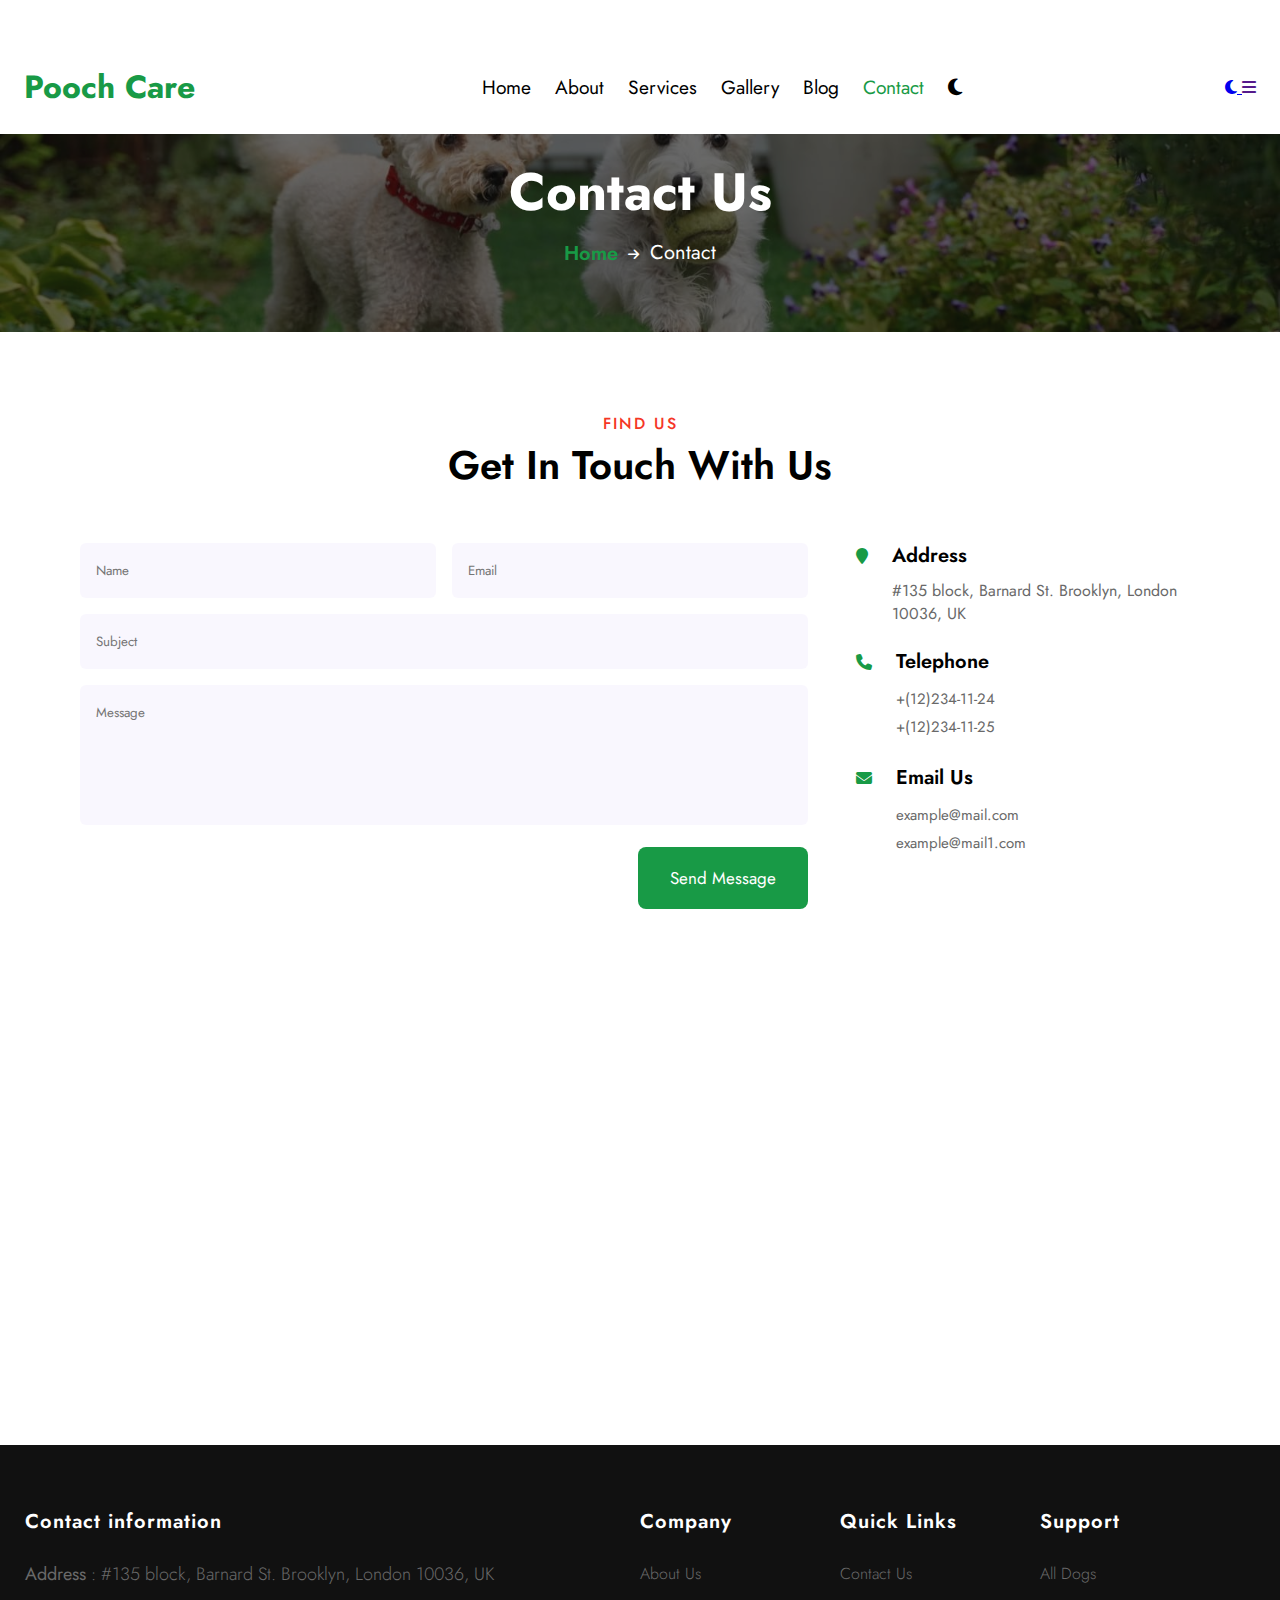
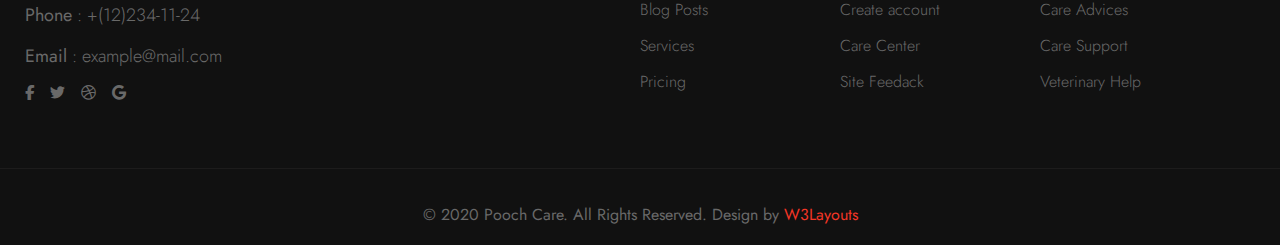
<file: contact.html>
<!DOCTYPE html>
<html lang="en">

<head>
    <meta charset="UTF-8">
    <meta http-equiv="X-UA-Compatible" content="IE=edge">
    <meta name="viewport" content="width=device-width, initial-scale=1.0">
    <title>Pooch Care - Contact</title>
    <link rel="preconnect" href="https://fonts.googleapis.com">
    <link rel="preconnect" href="https://fonts.gstatic.com" crossorigin>
    <link href="https://fonts.googleapis.com/css2?family=Fira+Sans:wght@100&family=Jost:ital,wght@0,300;0,400;0,500;0,600;1,200&display=swap" rel="stylesheet" />
    <link rel="stylesheet" href="https://cdnjs.cloudflare.com/ajax/libs/font-awesome/6.1.1/css/all.min.css" />
    <link rel="stylesheet" href="./css/main.css">
</head>

<body>
    <header class="header">
        <div class="container">
            <h1>Pooch Care</h1>
            <div class="navbar">
                <a class="link" href="./index.html">Home</a>
                <a class="link" href="./about.html">About</a>
                <a class="link " href="./services.html">Services</a>
                <a class="link" href="./gallery.html">Gallery</a>
                <a class="link" href="./blog.html">Blog</a>
                <a class="link active" href="./contact.html">Contact</a>
                <a href="#">
                    <i class="fa fa-moon"></i>
                </a>
            </div>
            <div class="nav-bars">
                <a href="#">
                    <i class="fa fa-moon icon"></i>
                </a>
                <a href="" class="bars">
                    <i class="fa fa-bars"></i>
                </a>

            </div>
        </div>
    </header>
    <section class="carousel-breadcrumb ">
        <div class="breadcrumb-bg breadcrum-bg-carousel ">
            <div class="container">
                <h2 class="title">Contact Us</h2>
                <ul class="custom">
                    <li>
                        <a href="./index.html">Home</a>
                    </li>
                    <li class="active">
                        <span><i class="fa fa-arrow-right"></i></span> Contact
                    </li>
                </ul>
            </div>
        </div>
    </section>
    <section class="contact">
        <div class="container">
            <h4>FIND US</h4>
            <p>Get In Touch With Us</p>
            <main class="main">
                <div class="form">
                    <div class="flex">
                        <input type="text" placeholder="Name">
                        <input type="email" placeholder="Email">
                    </div>
                    <input type="text " placeholder="Subject">
                    <textarea placeholder="Message"></textarea>
                    <button>Send Message</button>
                </div>
                <div class="info">
                    <div class="item">
                        <i class="fa fa-map-marker "></i>
                        <div class="text">
                            <h5>Address</h5>
                            <span>#135 block, Barnard St. Brooklyn, London 10036, UK</span>
                        </div>
                    </div>
                    <div class="item">
                        <i class="fa fa-phone "></i>
                        <div class="text">
                            <h5>Telephone</h5>
                            <p><a href="#">
                                +(12)234-11-24
                            </a></p>
                            <p><a href="#">
                                +(12)234-11-25
                            </a></p>
                        </div>
                    </div>
                    <div class="item">
                        <i class="fa fa-envelope"></i>
                        <div class="text">
                            <h5>Email Us</h5>
                            <p><a href="#">
                                example@mail.com
                            </a></p>
                            <p><a href="#">
                                example@mail1.com
                            </a></p>
                        </div>
                    </div>
                </div>
            </main>
        </div>


    </section>

    <section class="map">
        <iframe src="https://www.google.com/maps/embed?pb=!1m18!1m12!1m3!1d15677.689643021635!2d106.68808435!3d10.77892405!2m3!1f0!2f0!3f0!3m2!1i1024!2i768!4f13.1!3m3!1m2!1s0x31752f37e6d82451%3A0xe84f59936ced5b45!2sNotre%20Dame%20Cathedral%20of%20Saigon!5e0!3m2!1sen!2s!4v1651078816290!5m2!1sen!2s"
            width="600" height="450" style="border:0;" allowfullscreen="" loading="lazy" referrerpolicy="no-referrer-when-downgrade"></iframe>
    </section>

    <footer class="footer">
        <div class="footer-main">
            <div class="container">
                <div class="row">
                    <div class="contact ">
                        <h6>Contact information</h6>
                        <ul>
                            <li>
                                <p>
                                    <strong>Address</strong> : #135 block, Barnard St. Brooklyn, London 10036, UK
                                </p>
                            </li>
                            <li>
                                <p>
                                    <strong>Phone</strong> :
                                    <a href="tel:+(12)234-11-24" class="links">+(12)234-11-24</a
                      >
                    </p>
                  </li>
                  <li>
                    <p>
                      <strong>Email</strong>
                      :
                      <a href="mailto:example@mail.com" class="links"
                        >example@mail.com</a
                      >
                    </p>
                  </li>
                </ul>
                <div class="social">
                  <ul class="social-icons">
                    <li class="facebook">
                      <a href="#facebook" class="icon">
                        <i class="fa-brands fa-facebook-f"></i>
                      </a>
                            </li>
                            <li class="twitter">
                                <a href="#twitter" class="icon">
                                    <i class="fa-brands fa-twitter"></i>
                                </a>
                            </li>
                            <li class="dribbble">
                                <a href="#dribbble" class="icon">
                                    <i class="fa-brands fa-dribbble"></i>
                                </a>
                            </li>
                            <li class="google">
                                <a href="#google" class="icon">
                                    <i class="fa-brands fa-google"></i>
                                </a>
                            </li>
                        </ul>
                    </div>
                </div>
                <div class="contact ">
                    <div class="info">
                        <div class="info-list ">
                            <h6>Company</h6>
                            <ul>
                                <li><a href="./about.html" class="links">About Us</a></li>
                                <li><a href="./about.html" class="links">Blog Posts</a></li>
                                <li>
                                    <a href="./services.html" class="links">Services</a>
                                </li>
                                <li><a href="#" class="links">Pricing</a></li>
                            </ul>
                        </div>
                        <div class="info-list">
                            <h6 class="footer-title-28">Quick Links</h6>
                            <ul>
                                <li>
                                    <a href="./contact.html" class="links">Contact Us</a>
                                </li>
                                <li><a href="#" class="links">Create account</a></li>
                                <li><a href="#" class="links">Care Center</a></li>
                                <li><a href="#" class="links">Site Feedack</a></li>
                            </ul>
                        </div>
                        <div class="info-list ">
                            <h6>Support</h6>
                            <ul>
                                <li><a href="#" class="links">All Dogs</a></li>
                                <li><a href="#" class="links">Care Advices</a></li>
                                <li><a href="#" class="links">Care Support</a></li>
                                <li><a href="#" class="links">Veterinary Help</a></li>
                            </ul>
                        </div>
                    </div>
                </div>
            </div>
        </div>
        <div class="end-footer">
            <div class="container">
                <p class="info-footer">
                    © 2020 Pooch Care. All Rights Reserved. Design by
                    <a href="https://w3layouts.com/" class="links"> W3Layouts</a>
                </p>
            </div>
        </div>
        </div>
    </footer>
</body>

</html>
</file>
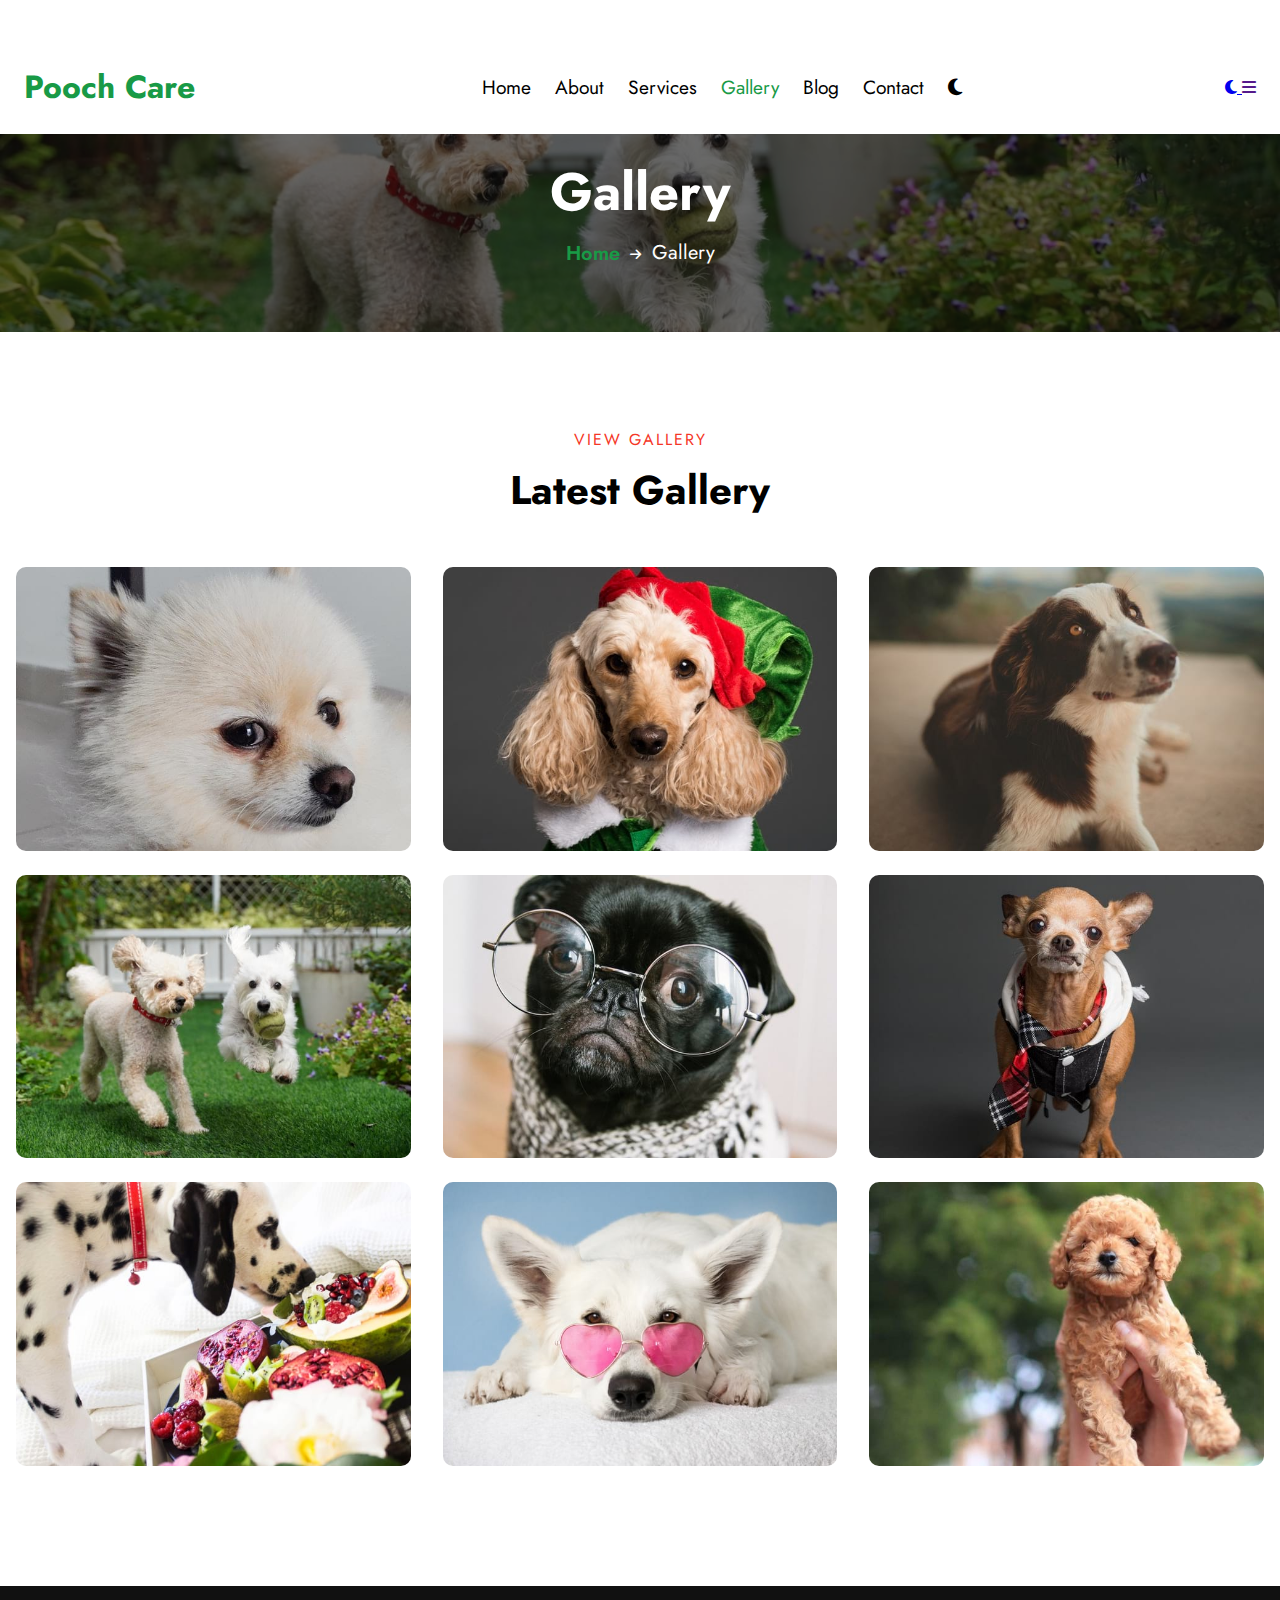
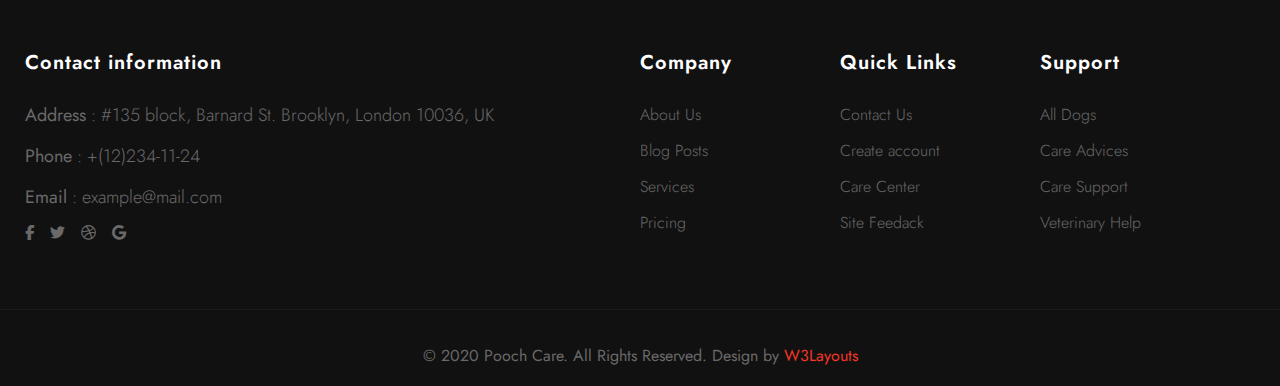
<file: gallery.html>
<!DOCTYPE html>
<html lang="en">

<head>
    <meta charset="UTF-8">
    <meta http-equiv="X-UA-Compatible" content="IE=edge">
    <meta name="viewport" content="width=device-width, initial-scale=1.0">
    <title>Pooch Care - Gallery</title>
    <link rel="preconnect" href="https://fonts.googleapis.com">
    <link rel="preconnect" href="https://fonts.gstatic.com" crossorigin>
    <link href="https://fonts.googleapis.com/css2?family=Fira+Sans:wght@100&family=Jost:ital,wght@0,300;0,400;0,500;0,600;1,200&display=swap" rel="stylesheet" />
    <link rel="stylesheet" href="https://cdnjs.cloudflare.com/ajax/libs/font-awesome/6.1.1/css/all.min.css" />
    <link rel="stylesheet" href="./css/main.css">
</head>

<body>
    <header class="header">
        <div class="container">
            <h1>Pooch Care</h1>
            <div class="navbar">
                <a class="link" href="./index.html">Home</a>
                <a class="link" href="./about.html">About</a>
                <a class="link " href="./services.html">Services</a>
                <a class="link active" href="./gallery.html">Gallery</a>
                <a class="link" href="./blog.html">Blog</a>
                <a class="link" href="./contact.html">Contact</a>
                <a href="#">
                    <i class="fa fa-moon"></i>
                </a>
            </div>
            <div class="nav-bars">
                <a href="#">
                    <i class="fa fa-moon icon"></i>
                </a>
                <a href="" class="bars">
                    <i class="fa fa-bars"></i>
                </a>

            </div>
        </div>
    </header>
    <section class="carousel-breadcrumb ">
        <div class="breadcrumb-bg breadcrum-bg-carousel ">
            <div class="container ">
                <h2 class="title">Gallery</h2>
                <ul class="custom ">
                    <li>
                        <a href="./index.html">Home</a>
                    </li>
                    <li class="active">
                        <span><i class="fa fa-arrow-right "></i></span> Gallery
                    </li>
                </ul>
            </div>
        </div>
    </section>
    <section class="gallery">
        <div class="container">
            <h4>VIEW GALLERY</h4>
            <h1>Latest Gallery</h1>
            <div class="row">
                <div class="col">
                    <div class="item">
                        <img src="./img/Gallery/g1.jpg" alt="#">
                    </div>
                </div>
                <div class="col">
                    <div class="item">
                        <img src="./img/Gallery/g2.jpg" alt="#">
                    </div>
                </div>
                <div class="col">
                    <div class="item">
                        <img src="./img/Gallery/g3.jpg" alt="#">
                    </div>
                </div>
                <div class="col">
                    <div class="item">
                        <img src="./img/Gallery/g4.jpg" alt="#">
                    </div>
                </div>
                <div class="col">
                    <div class="item">
                        <img src="./img/Gallery/g5.jpg" alt="#">
                    </div>
                </div>
                <div class="col">
                    <div class="item">
                        <img src="./img/Gallery/g6.jpg" alt="#">
                    </div>
                </div>
                <div class="col">
                    <div class="item">
                        <img src="./img/Gallery/g7.jpg" alt="#">
                    </div>
                </div>
                <div class="col">
                    <div class="item">
                        <img src="./img/Gallery/g8.jpg" alt="#">
                    </div>
                </div>
                <div class="col">
                    <div class="item">
                        <img src="./img/Gallery/g9.jpg" alt="#">
                    </div>
                </div>
            </div>
        </div>
    </section>

    <footer class="footer">
        <div class="footer-main">
            <div class="container">
                <div class="row">
                    <div class="contact ">
                        <h6>Contact information</h6>
                        <ul>
                            <li>
                                <p>
                                    <strong>Address</strong> : #135 block, Barnard St. Brooklyn, London 10036, UK
                                </p>
                            </li>
                            <li>
                                <p>
                                    <strong>Phone</strong> :
                                    <a href="tel:+(12)234-11-24" class="links">+(12)234-11-24</a
                      >
                    </p>
                  </li>
                  <li>
                    <p>
                      <strong>Email</strong>
                      :
                      <a href="mailto:example@mail.com" class="links"
                        >example@mail.com</a
                      >
                    </p>
                  </li>
                </ul>
                <div class="social">
                  <ul class="social-icons">
                    <li class="facebook">
                      <a href="#facebook" class="icon">
                        <i class="fa-brands fa-facebook-f"></i>
                      </a>
                            </li>
                            <li class="twitter">
                                <a href="#twitter" class="icon">
                                    <i class="fa-brands fa-twitter"></i>
                                </a>
                            </li>
                            <li class="dribbble">
                                <a href="#dribbble" class="icon">
                                    <i class="fa-brands fa-dribbble"></i>
                                </a>
                            </li>
                            <li class="google">
                                <a href="#google" class="icon">
                                    <i class="fa-brands fa-google"></i>
                                </a>
                            </li>
                        </ul>
                    </div>
                </div>
                <div class="contact ">
                    <div class="info">
                        <div class="info-list ">
                            <h6>Company</h6>
                            <ul>
                                <li><a href="./about.html" class="links">About Us</a></li>
                                <li><a href="./about.html" class="links">Blog Posts</a></li>
                                <li>
                                    <a href="./services.html" class="links">Services</a>
                                </li>
                                <li><a href="#" class="links">Pricing</a></li>
                            </ul>
                        </div>
                        <div class="info-list ">
                            <h6 class="footer-title-28">Quick Links</h6>
                            <ul>
                                <li>
                                    <a href="./contact.html" class="links">Contact Us</a>
                                </li>
                                <li><a href="#" class="links">Create account</a></li>
                                <li><a href="#" class="links">Care Center</a></li>
                                <li><a href="#" class="links">Site Feedack</a></li>
                            </ul>
                        </div>
                        <div class="info-list ">
                            <h6>Support</h6>
                            <ul>
                                <li><a href="#" class="links">All Dogs</a></li>
                                <li><a href="#" class="links">Care Advices</a></li>
                                <li><a href="#" class="links">Care Support</a></li>
                                <li><a href="#" class="links">Veterinary Help</a></li>
                            </ul>
                        </div>
                    </div>
                </div>
            </div>
        </div>
        <div class="end-footer">
            <div class="container">
                <p class="info-footer ">
                    © 2020 Pooch Care. All Rights Reserved. Design by
                    <a href="https://w3layouts.com/" class="links"> W3Layouts</a>
                </p>
            </div>
        </div>
        </div>
    </footer>
</body>

</html>
</file>
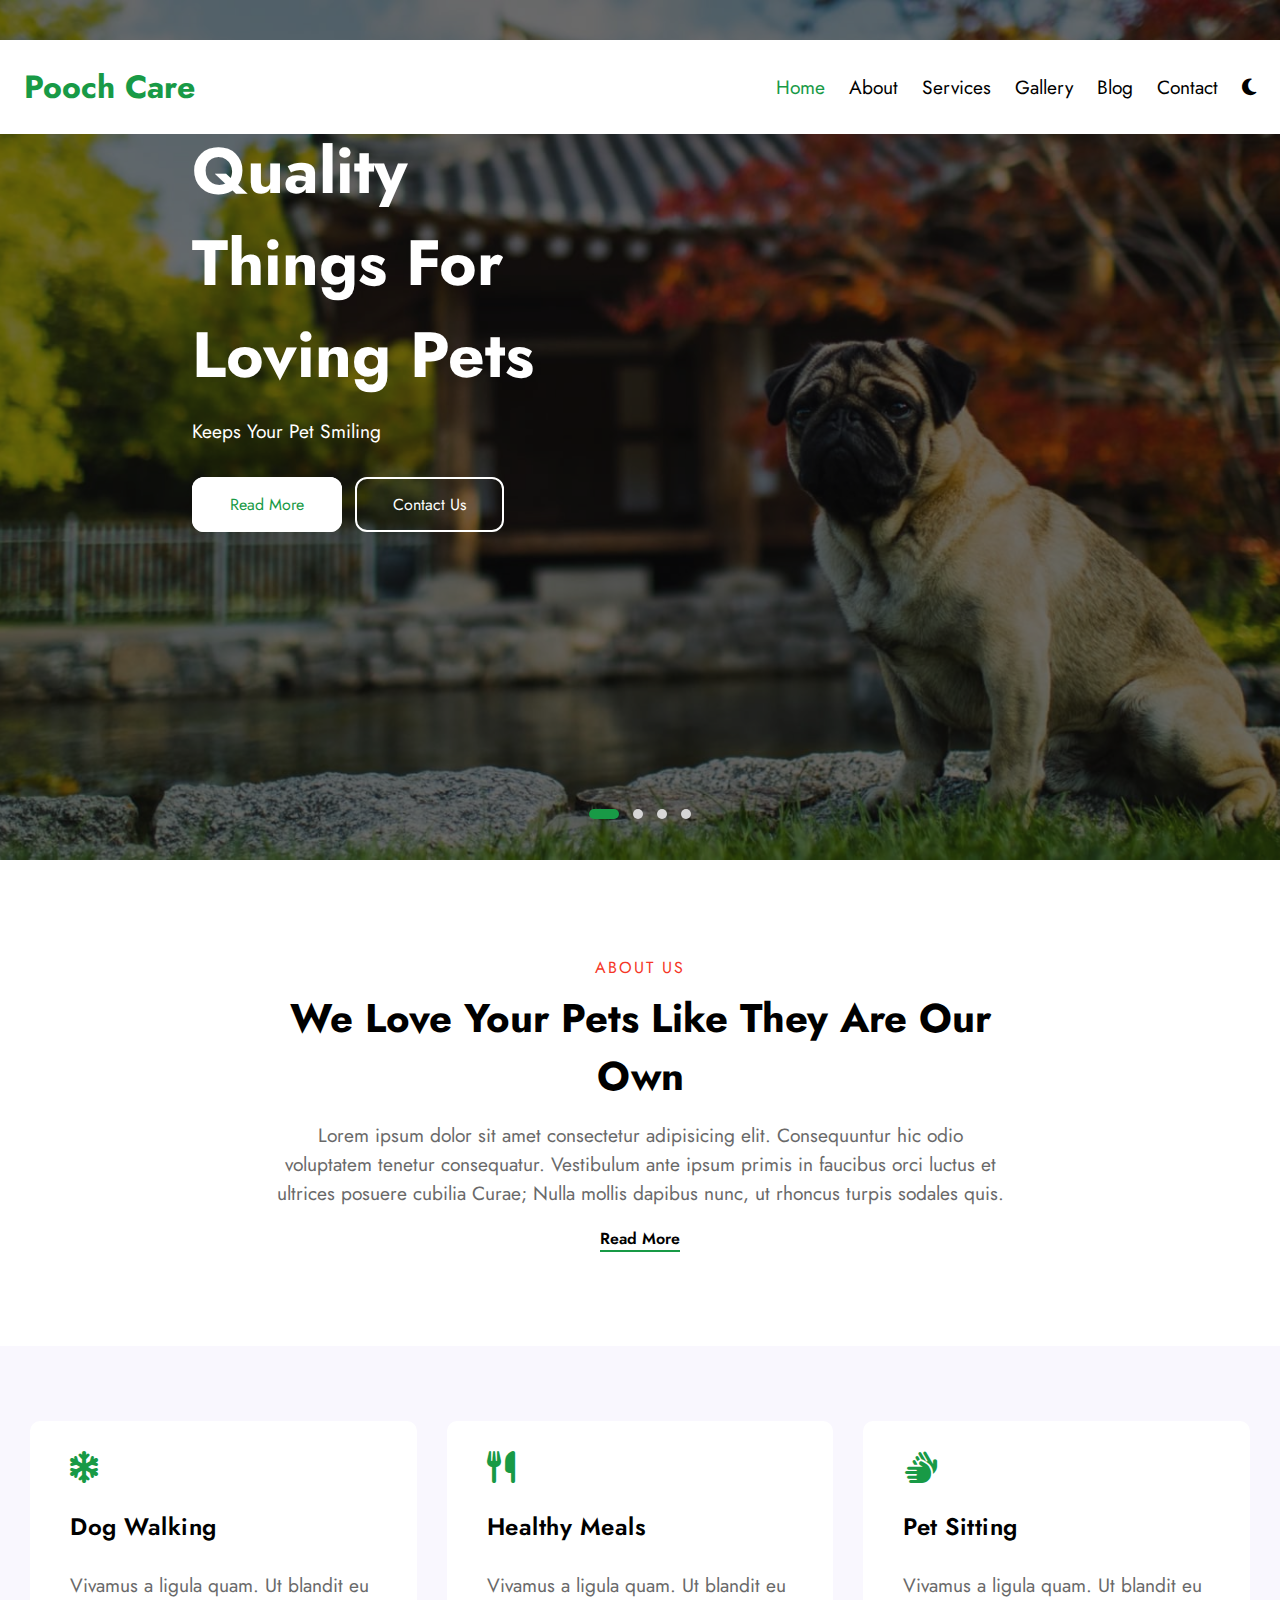
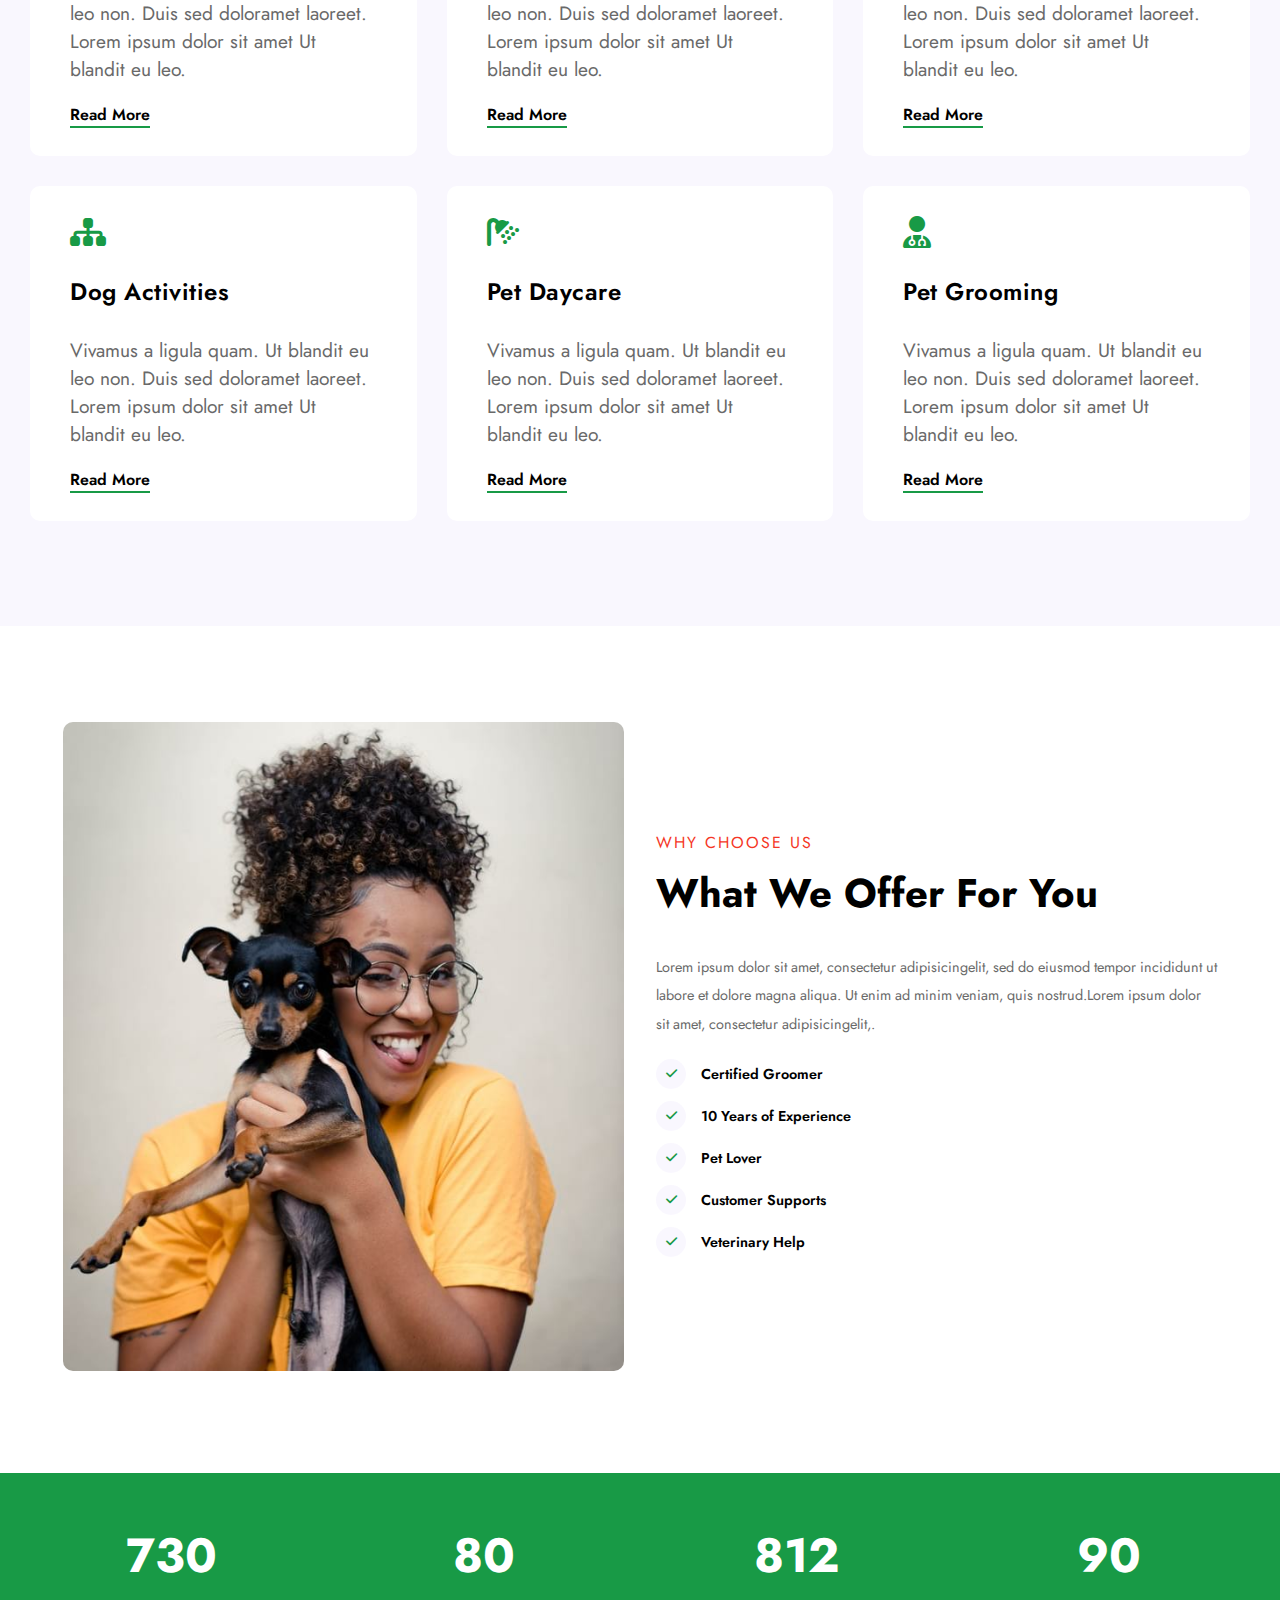
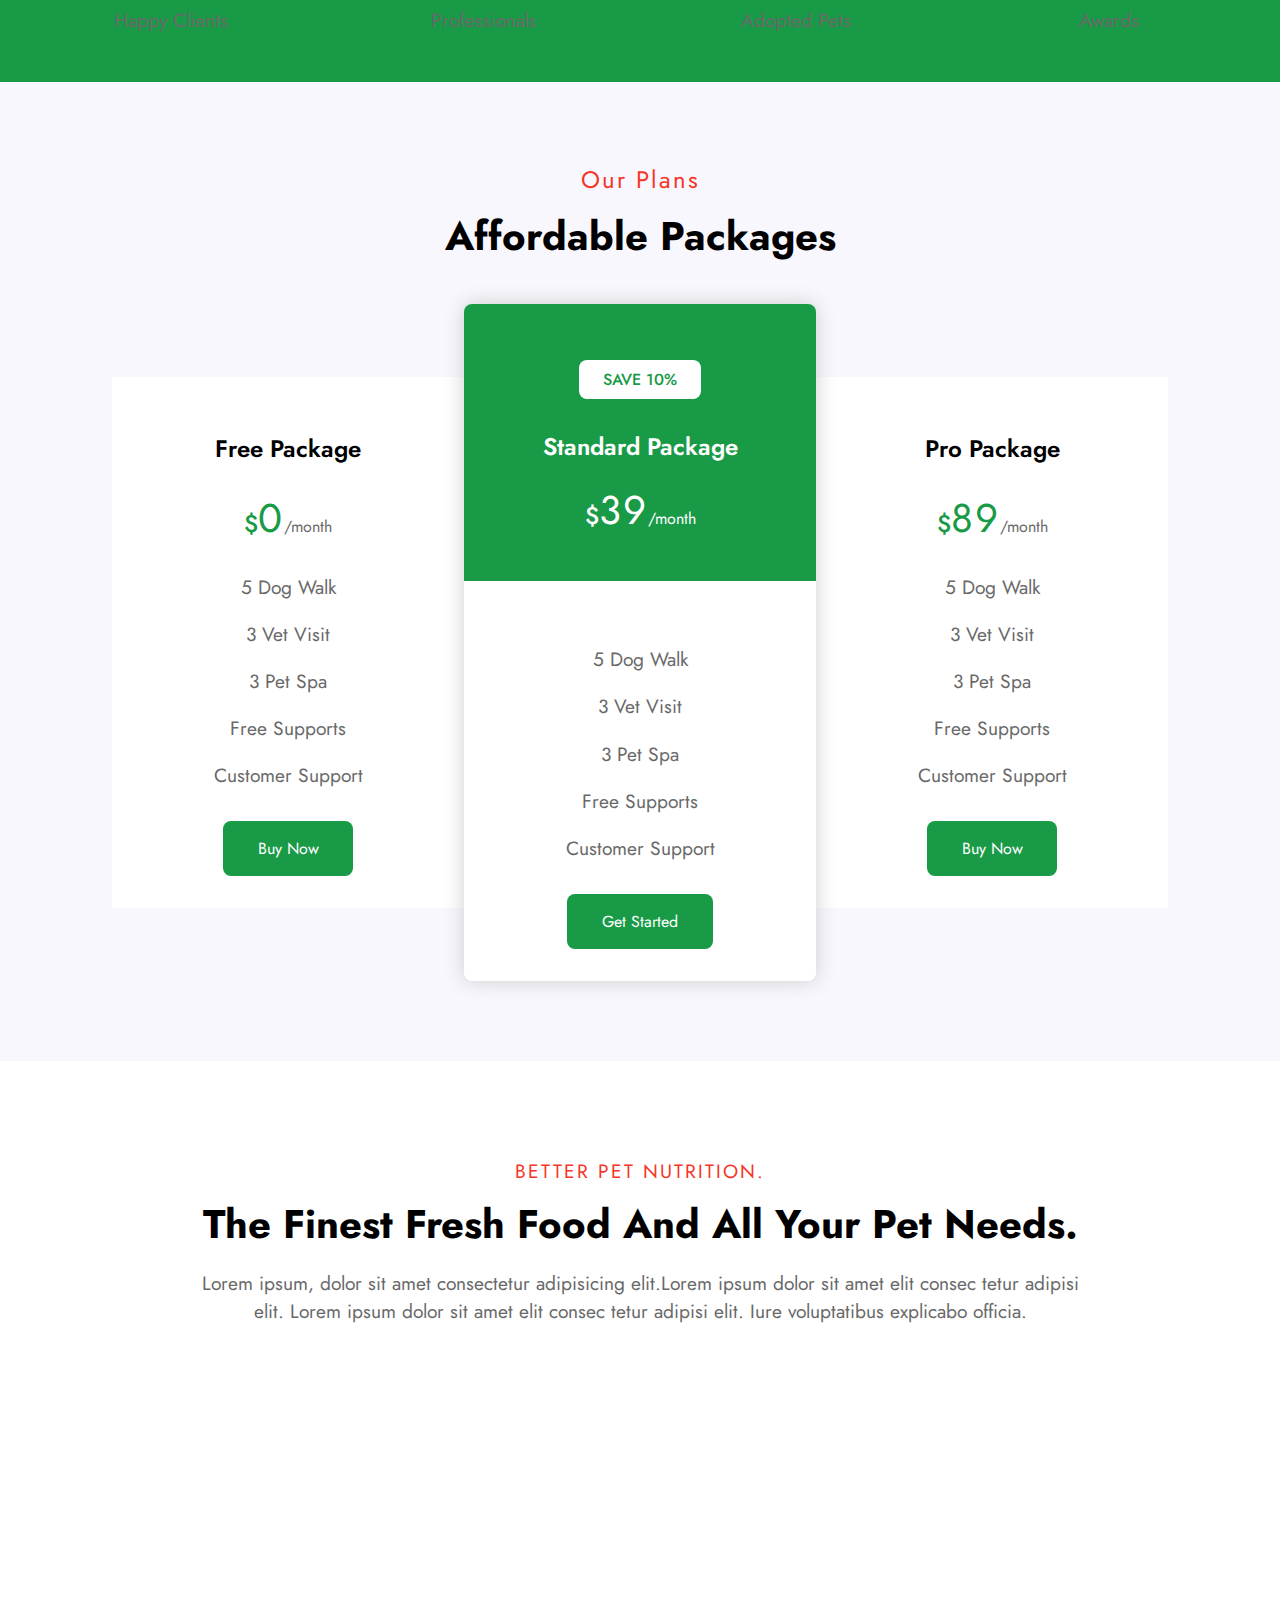
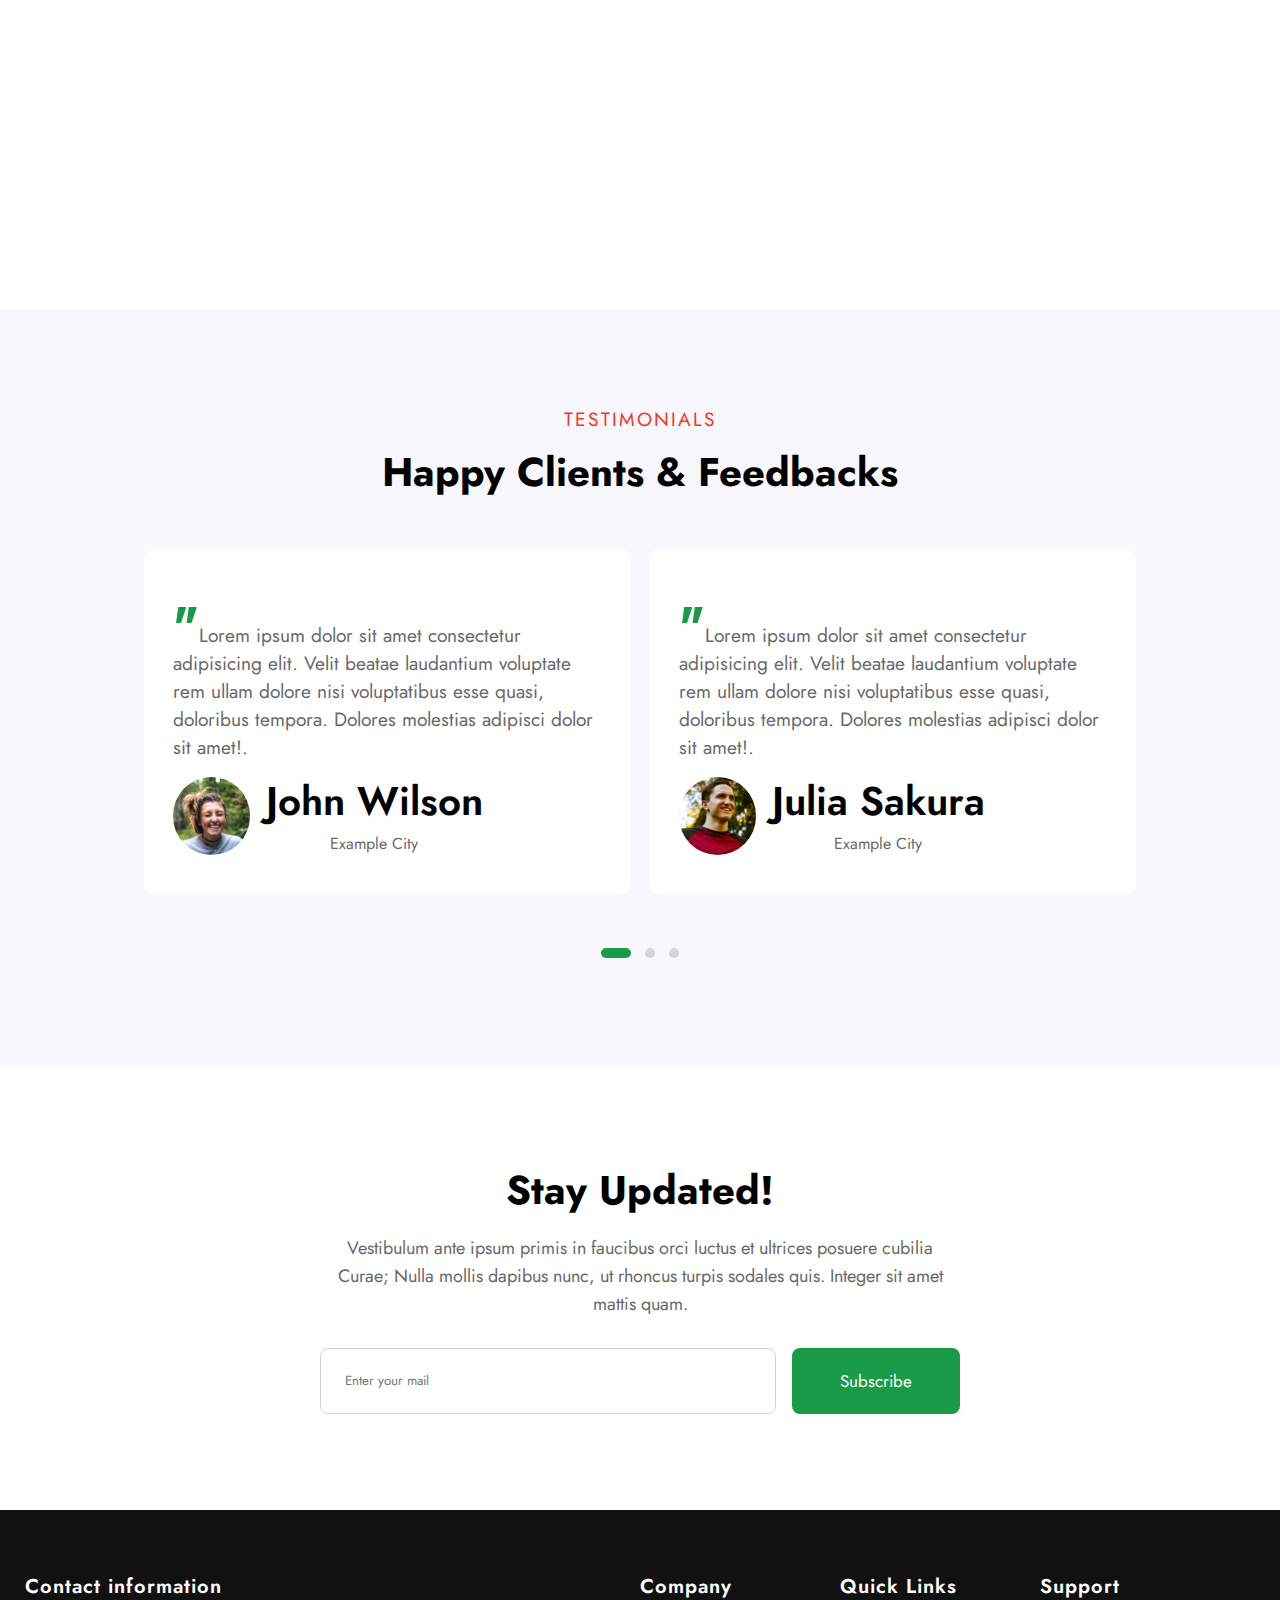
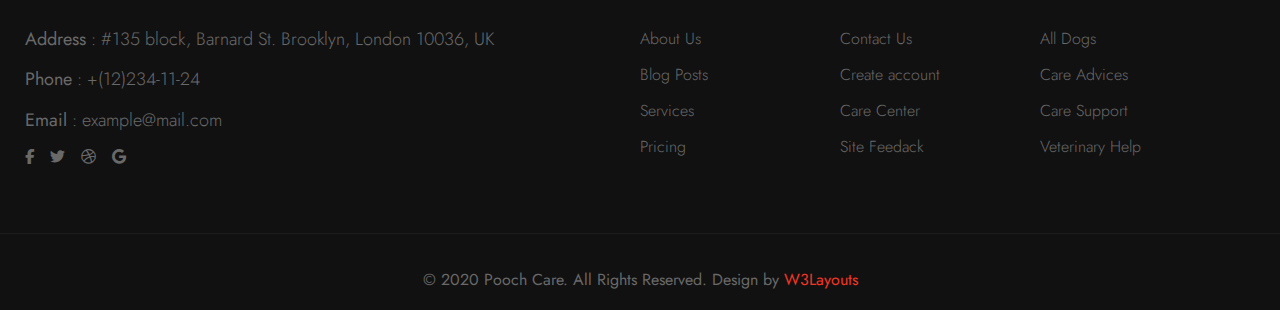
<file: home.html>
<!DOCTYPE html>
<html lang="en">

<head>
    <meta charset="UTF-8">
    <meta http-equiv="X-UA-Compatible" content="IE=edge">
    <meta name="viewport" content="width=device-width, initial-scale=1.0">
    <title>Pooch Care an Animals Category</title>
    <link rel="preconnect" href="https://fonts.googleapis.com">
    <link rel="preconnect" href="https://fonts.gstatic.com" crossorigin>
    <link
      href="https://fonts.googleapis.com/css2?family=Fira+Sans:wght@100&family=Jost:ital,wght@0,300;0,400;0,500;0,600;1,200&display=swap"
      rel="stylesheet"
    />
    
    <link rel="stylesheet" href="https://cdnjs.cloudflare.com/ajax/libs/font-awesome/6.1.1/css/all.min.css" />
    <link rel="stylesheet" href="https://cdnjs.cloudflare.com/ajax/libs/OwlCarousel2/2.3.4/assets/owl.carousel.min.css" />
    <link rel="stylesheet" href="https://cdnjs.cloudflare.com/ajax/libs/OwlCarousel2/2.3.4/assets/owl.theme.default.min.css" />
    <link rel="stylesheet" href="./css/main.css">

</head>

<body>
    <header class="header ">
        <div class="container">
            <h1>Pooch Care</h1>
            <div class="navbar">
                <a class="link active" href="./home.html">Home</a>
                <a class="link" href="./about.html">About</a>
                <a class="link" href="./services.html">Services</a>
                <a class="link" href="./gallery.html">Gallery</a>
                <a class="link" href="./blog.html">Blog</a>
                <a class="link" href="./contact.html">Contact</a>
                <a href="#">
                    <i class="fa fa-moon"></i>
                </a>
            </div>
        </div>

    </header>

    <section class="carousel owl-one owl-carousel owl-theme ">
        <div class="item1 item">
            <div class="text">
                <h1>Quality Things For Loving Pets</h1>
                <p>Keeps your Pet Smiling</p>
                <div class="links">
                    <a href="">Read More</a>
                    <a href="">Contact Us</a>
                </div>
            </div>
        </div>
        <div class="item2 item">
            <div class="text">
                <h1>Delivering happiness for Pets</h1>
                <p>We help your Projects</p>
                <div class="links">
                    <a href="">Read More</a>
                    <a href="">Contact Us</a>
                </div>

            </div>
        </div>
        <div class="item3 item">
            <div class="text">
                <h1>Quality Things For Loving Pets</h1>
                <p>Keeps your Pet Smiling</p>
                <div class="links">
                    <a href="">Read More</a>
                    <a href="">Contact Us</a>
                </div>

            </div>
        </div>
        <div class="item4 item">
            <div class="text">
                <h1>Delivering happiness for Pets</h1>
                <p>We help your Projects</p>
                <div class="links">
                    <a href="">Read More</a>
                    <a href="">Contact Us</a>
                </div>

            </div>
        </div>
    </section>

    <section class="abouts">
        <div class="container">
            <h4>ABOUT US</h4>
            <h1>We Love Your Pets Like They Are Our Own</h1>
            <p>Lorem ipsum dolor sit amet consectetur adipisicing elit. Consequuntur hic odio voluptatem tenetur consequatur. Vestibulum ante ipsum primis in faucibus orci luctus et ultrices posuere cubilia Curae; Nulla mollis dapibus nunc, ut rhoncus turpis
                sodales quis.</p>
            <a class="links-hover" href="./about.html">Read More</a>
        </div>
    </section>

    <section class="services">
        <div class="container">
            <div class="row">
                <div class="col">
                    <div class="item">
                        <i class="fa fa-snowflake"></i>
                        <h3>Dog Walking</h3>
                        <p>Vivamus a ligula quam. Ut blandit eu leo non. Duis sed doloramet laoreet. Lorem ipsum dolor sit amet Ut blandit eu leo.</p>
                        <a class="links-hover" href="./services.html">Read More</a>
                    </div>
                </div>
                <div class="col">
                    <div class="item">
                        <i class="fa fa-utensils"></i>
                        <h3>Healthy Meals</h3>
                        <p>Vivamus a ligula quam. Ut blandit eu leo non. Duis sed doloramet laoreet. Lorem ipsum dolor sit amet Ut blandit eu leo.</p>
                        <a class="links-hover" href="./services.html">Read More</a>
                    </div>
                </div>
                <div class="col">
                    <div class="item">
                        <i class="fa fa-sign-language"></i>
                        <h3>Pet Sitting</h3>
                        <p>Vivamus a ligula quam. Ut blandit eu leo non. Duis sed doloramet laoreet. Lorem ipsum dolor sit amet Ut blandit eu leo.</p>
                        <a class="links-hover" href="./services.html">Read More</a>
                    </div>
                </div>
                <div class="col">
                    <div class="item">
                        <i class="fa fa-sitemap"></i>
                        <h3>Dog Activities</h3>
                        <p>Vivamus a ligula quam. Ut blandit eu leo non. Duis sed doloramet laoreet. Lorem ipsum dolor sit amet Ut blandit eu leo.</p>
                        <a class="links-hover" href="./services.html">Read More</a>
                    </div>
                </div>
                <div class="col">
                    <div class="item">
                        <i class="fa fa-shower"></i>
                        <h3>Pet Daycare</h3>
                        <p>Vivamus a ligula quam. Ut blandit eu leo non. Duis sed doloramet laoreet. Lorem ipsum dolor sit amet Ut blandit eu leo.</p>
                        <a class="links-hover" href="./services.html">Read More</a>
                    </div>
                </div>
                <div class="col">
                    <div class="item">
                        <i class="fa fa-user-md"></i>
                        <h3>Pet Grooming</h3>
                        <p>Vivamus a ligula quam. Ut blandit eu leo non. Duis sed doloramet laoreet. Lorem ipsum dolor sit amet Ut blandit eu leo.</p>
                        <a class="links-hover" href="./services.html">Read More</a>
                    </div>
                </div>
            </div>
        </div>
    </section>

    <section class="offer">
        <div class="container">
            <div class="row">
                <div class="col">
                    <div class="item item1">
                        <img src="./img/home/ab.jpg" alt="">
                    </div>
                </div>
                <div class="col">
                    <div class="item item2">
                        <h4>WHY CHOOSE US</h4>
                        <h1>What We Offer For You</h1>
                        <p>Lorem ipsum dolor sit amet, consectetur adipisicingelit, sed do eiusmod tempor incididunt ut labore et dolore magna aliqua. Ut enim ad minim veniam, quis nostrud.Lorem ipsum dolor sit amet, consectetur adipisicingelit,.</p>
                        <div class="info">
                            <div class="text">
                                <i class="fa fa-check"></i>
                                <p>Certified Groomer</p>
                            </div>
                            <div class="text">
                                <i class="fa fa-check"></i>
                                <p>10 Years of Experience</p>
                            </div>
                            <div class="text">
                                <i class="fa fa-check"></i>
                                <p>Pet Lover</p>
                            </div>
                            <div class="text">
                                <i class="fa fa-check"></i>
                                <p>Customer Supports</p>
                            </div>
                            <div class="text">
                                <i class="fa fa-check"></i>
                                <p>Veterinary Help</p>
                            </div>
                        </div>
                    </div>
                </div>
            </div>
        </div>
    </section>

    <section class="statistic">
        <div class="container">
            <div class="row">
                <div class="col">
                    <div class="item">
                        <h1>730</h1>
                        <p>Happy Clients</p>
                    </div>
                </div>
                <div class="col">
                    <div class="item">
                        <h1>80</h1>
                        <p>Professionals</p>
                    </div>
                </div>
                <div class="col">
                    <div class="item">
                        <h1>812</h1>
                        <p>Adopted Pets</p>
                    </div>
                </div>
                <div class="col">
                    <div class="item">
                        <h1>90</h1>
                        <p>Awards</p>
                    </div>
                </div>
            </div>
        </div>
    </section>

    <section class="plans">
        <div class="container">
            <h4>Our Plans</h4>
            <h1>Affordable Packages</h1>
            <div class="row">
                <div class="col">
                    <div class="item item1">
                        <h3>Free Package</h3>
                        <div class="price">
                            <p>$</p>
                            <h4>0</h4>
                            <span>/month</span>
                        </div>
                        <p>5 Dog Walk</p>
                        <p>3 Vet Visit</p>
                        <p>3 Pet Spa</p>
                        <p>Free Supports</p>
                        <p>Customer Support</p>
                        <div class="buyBtn">
                            <a href="#">Buy Now</a>
                        </div>

                    </div>
                </div>
                <div class="col col2">
                    <div class="item item2">
                        <div class="title">
                            <div class="save">
                                <span>SAVE 10%</span>
                            </div>

                            <h3>Standard Package</h3>
                            <div class="price">
                                <p>$</p>
                                <h4>39</h4>
                                <span>/month</span>
                            </div>
                        </div>
                        <div class="text">
                            <p>5 Dog Walk</p>
                            <p>3 Vet Visit</p>
                            <p>3 Pet Spa</p>
                            <p>Free Supports</p>
                            <p>Customer Support</p>
                            <div class="buyBtn">
                                <a href="#">Get Started</a>
                            </div>
                        </div>


                    </div>
                </div>
                <div class="col">
                    <div class="item item3">
                        <h3>Pro Package</h3>
                        <div class="price">
                            <p>$</p>
                            <h4>89</h4>
                            <span>/month</span>
                        </div>
                        <p>5 Dog Walk</p>
                        <p>3 Vet Visit</p>
                        <p>3 Pet Spa</p>
                        <p>Free Supports</p>
                        <p>Customer Support</p>
                        <div class="buyBtn">
                            <a href="#">Buy Now</a>
                        </div>
                    </div>
                </div>
            </div>
        </div>
    </section>

    <section class="food">
        <div class="container">
            <h4>BETTER PET NUTRITION.</h4>
            <h1>The Finest Fresh Food And All Your Pet Needs.</h1>
            <p>Lorem ipsum, dolor sit amet consectetur adipisicing elit.Lorem ipsum dolor sit amet elit consec tetur adipisi elit. Lorem ipsum dolor sit amet elit consec tetur adipisi elit. Iure voluptatibus explicabo officia.</p>
            <div class="video">
                <iframe width="890" height="450" src="https://www.youtube.com/embed/mO7998z6RnA" title="YouTube video player" frameborder="0" allow="accelerometer; autoplay; clipboard-write; encrypted-media; gyroscope; picture-in-picture" allowfullscreen></iframe>
            </div>
        </div>
    </section>

    <section class="feedbacks">
        <div class="container">
            <h4>TESTIMONIALS</h4>
            <h1>Happy Clients & Feedbacks</h1>
            <div class="clients owl-two owl-carousel owl-theme">
                <div class="item">
                    <p>Lorem ipsum dolor sit amet consectetur adipisicing elit. Velit beatae laudantium voluptate rem ullam dolore nisi voluptatibus esse quasi, doloribus tempora. Dolores molestias adipisci dolor sit amet!.</p>
                    <div class="info">
                        <img src="./img/home/f1.jpg" alt="">
                        <div class="text">
                            <h3>John wilson</h3>
                            <span>Example City</span>
                        </div>
                    </div>
                </div>
                <div class="item">
                    <p>Lorem ipsum dolor sit amet consectetur adipisicing elit. Velit beatae laudantium voluptate rem ullam dolore nisi voluptatibus esse quasi, doloribus tempora. Dolores molestias adipisci dolor sit amet!.</p>
                    <div class="info">
                        <img src="./img/home/f2.jpg" alt="">
                        <div class="text">
                            <h3>Julia sakura</h3>
                            <span>Example City</span>
                        </div>
                    </div>
                </div>
                <div class="item">
                    <p>Lorem ipsum dolor sit amet consectetur adipisicing elit. Velit beatae laudantium voluptate rem ullam dolore nisi voluptatibus esse quasi, doloribus tempora. Dolores molestias adipisci dolor sit amet!.</p>
                    <div class="info">
                        <img src="./img/home/f3.jpg" alt="">
                        <div class="text">
                            <h3>Roy Linderson</h3>
                            <span>Example City</span>
                        </div>
                    </div>
                </div>
                <div class="item">
                    <p>Lorem ipsum dolor sit amet consectetur adipisicing elit. Velit beatae laudantium voluptate rem ullam dolore nisi voluptatibus esse quasi, doloribus tempora. Dolores molestias adipisci dolor sit amet!.</p>
                    <div class="info">
                        <img src="./img/home/f4.jpg" alt="">
                        <div class="text">
                            <h3>Mike Thyson</h3>
                            <span>Example City</span>
                        </div>
                    </div>
                </div>
                <div class="item">
                    <p>Lorem ipsum dolor sit amet consectetur adipisicing elit. Velit beatae laudantium voluptate rem ullam dolore nisi voluptatibus esse quasi, doloribus tempora. Dolores molestias adipisci dolor sit amet!.</p>
                    <div class="info">
                        <img src="./img/home/f1.jpg" alt="">
                        <div class="text">
                            <h3>Laura gilln</h3>
                            <span>Example City</span>
                        </div>
                    </div>
                </div>
                <div class="item">
                    <p>Lorem ipsum dolor sit amet consectetur adipisicing elit. Velit beatae laudantium voluptate rem ullam dolore nisi voluptatibus esse quasi, doloribus tempora. Dolores molestias adipisci dolor sit amet!.</p>
                    <div class="info">
                        <img src="./img/home/f2.jpg" alt="">
                        <div class="text">
                            <h3>Smith Johnson</h3>
                            <span>Example City</span>
                        </div>
                    </div>
                </div>
            </div>
        </div>
    </section>

    <section class="updated">
        <div class="container">
            <h1>Stay Updated!</h1>
            <p>Vestibulum ante ipsum primis in faucibus orci luctus et ultrices posuere cubilia Curae; Nulla mollis dapibus nunc, ut rhoncus turpis sodales quis. Integer sit amet mattis quam.</p>
            <div class="subscribe">
                <input type="email" placeholder="Enter your mail">
                <button>Subscribe</button>
            </div>
        </div>
    </section>

    <footer class="footer">
        <div class="footer-main">
            <div class="container">
                <div class="row">
                    <div class="contact">
                        <h6>Contact information</h6>
                        <ul>
                            <li>
                                <p>
                                    <strong>Address</strong> : #135 block, Barnard St. Brooklyn, London 10036, UK
                                </p>
                            </li>
                            <li>
                                <p>
                                    <strong>Phone</strong> :
                                    <a href="tel:+(12)234-11-24" class="links">+(12)234-11-24</a
                      >
                    </p>
                  </li>
                  <li>
                    <p>
                      <strong>Email</strong>
                      :
                      <a href="mailto:example@mail.com" class="links"
                        >example@mail.com</a
                      >
                    </p>
                  </li>
                </ul>
                <div class="social">
                  <ul class="social-icons">
                    <li class="facebook">
                      <a href="#facebook" class="icon">
                        <i class="fa-brands fa-facebook-f"></i>
                      </a>
                            </li>
                            <li class="twitter">
                                <a href="#twitter" class="icon">
                                    <i class="fa-brands fa-twitter"></i>
                                </a>
                            </li>
                            <li class="dribbble">
                                <a href="#dribbble" class="icon">
                                    <i class="fa-brands fa-dribbble"></i>
                                </a>
                            </li>
                            <li class="google">
                                <a href="#google" class="icon">
                                    <i class="fa-brands fa-google"></i>
                                </a>
                            </li>
                        </ul>
                    </div>
                </div>
                <div class="contact ">
                    <div class="info">
                        <div class="info-list">
                            <h6>Company</h6>
                            <ul>
                                <li><a href="./about.html" class="links">About Us</a></li>
                                <li><a href="./about.html" class="links">Blog Posts</a></li>
                                <li>
                                    <a href="./services.html" class="links">Services</a>
                                </li>
                                <li><a href="#" class="links">Pricing</a></li>
                            </ul>
                        </div>
                        <div class="info-list ">
                            <h6 class="footer-title-28">Quick Links</h6>
                            <ul>
                                <li>
                                    <a href="./contact.html" class="links">Contact Us</a>
                                </li>
                                <li><a href="#" class="links">Create account</a></li>
                                <li><a href="#" class="links">Care Center</a></li>
                                <li><a href="#" class="links">Site Feedack</a></li>
                            </ul>
                        </div>
                        <div class="info-list col-sm-4 mt-5">
                            <h6>Support</h6>
                            <ul>
                                <li><a href="#" class="links">All Dogs</a></li>
                                <li><a href="#" class="links">Care Advices</a></li>
                                <li><a href="#" class="links">Care Support</a></li>
                                <li><a href="#" class="links">Veterinary Help</a></li>
                            </ul>
                        </div>
                    </div>
                </div>
            </div>
        </div>
        <div class="end-footer">
            <div class="container">
                <p class="info-footer ">
                    © 2020 Pooch Care. All Rights Reserved. Design by
                    <a href="https://w3layouts.com/" class="links"> W3Layouts</a>
                </p>
            </div>
        </div>
        </div>
    </footer>

    <script src="https://cdnjs.cloudflare.com/ajax/libs/jquery/3.6.0/jquery.min.js"></script>
    <script src="https://cdnjs.cloudflare.com/ajax/libs/OwlCarousel2/2.3.4/owl.carousel.min.js"></script>

    <script>
        $('.owl-one').owlCarousel({
                loop: true,
                items: 1,
                autoplay: true,
                slideTransition: 'all',
                autoplayTimeout: 3000,
                autoplaySpeed: 1000,
            })
            // $('.clients').owlCarousel({
            //     loop: true,
            //     margin: 10,
            //     nav: true,
            // })
        $('.owl-two').owlCarousel({
            loop: false,
            margin: 20,
            nav: false,
            items: 2,
        })
    </script>
</body>

</html>
</file>
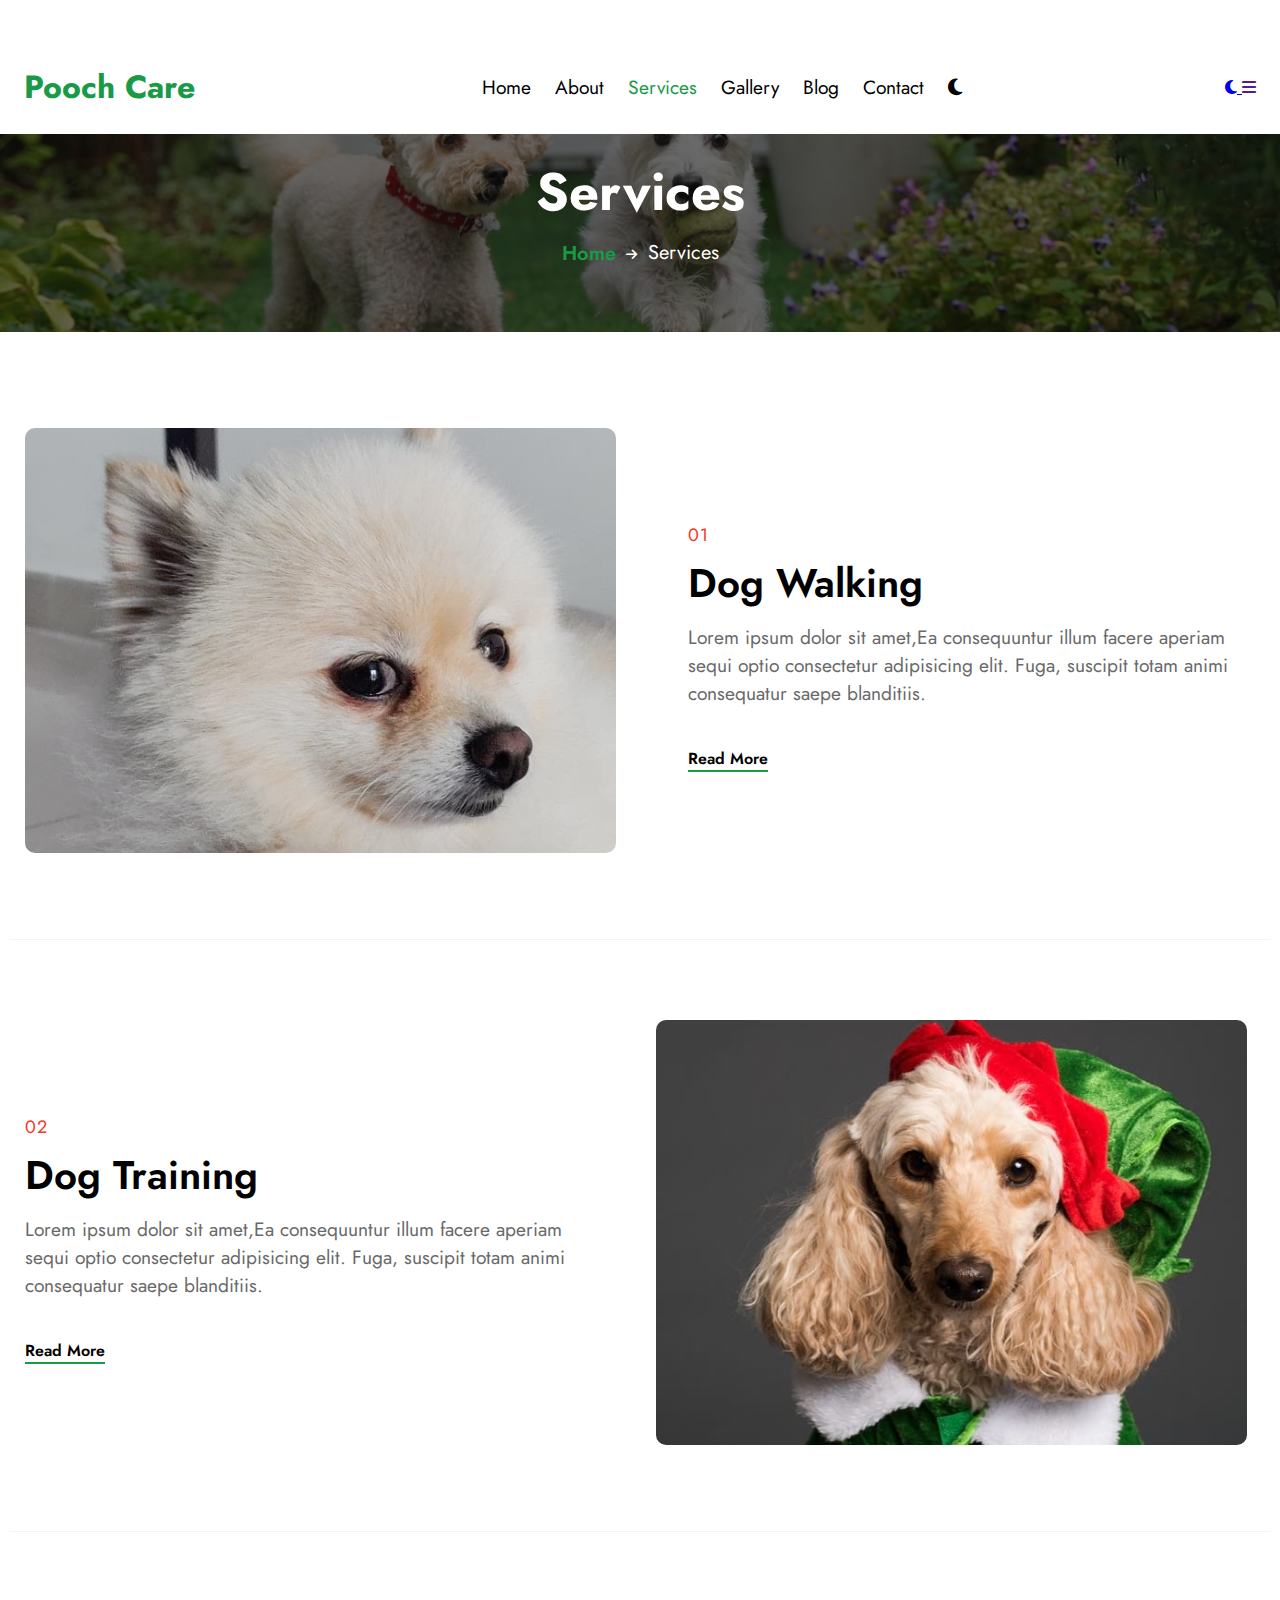
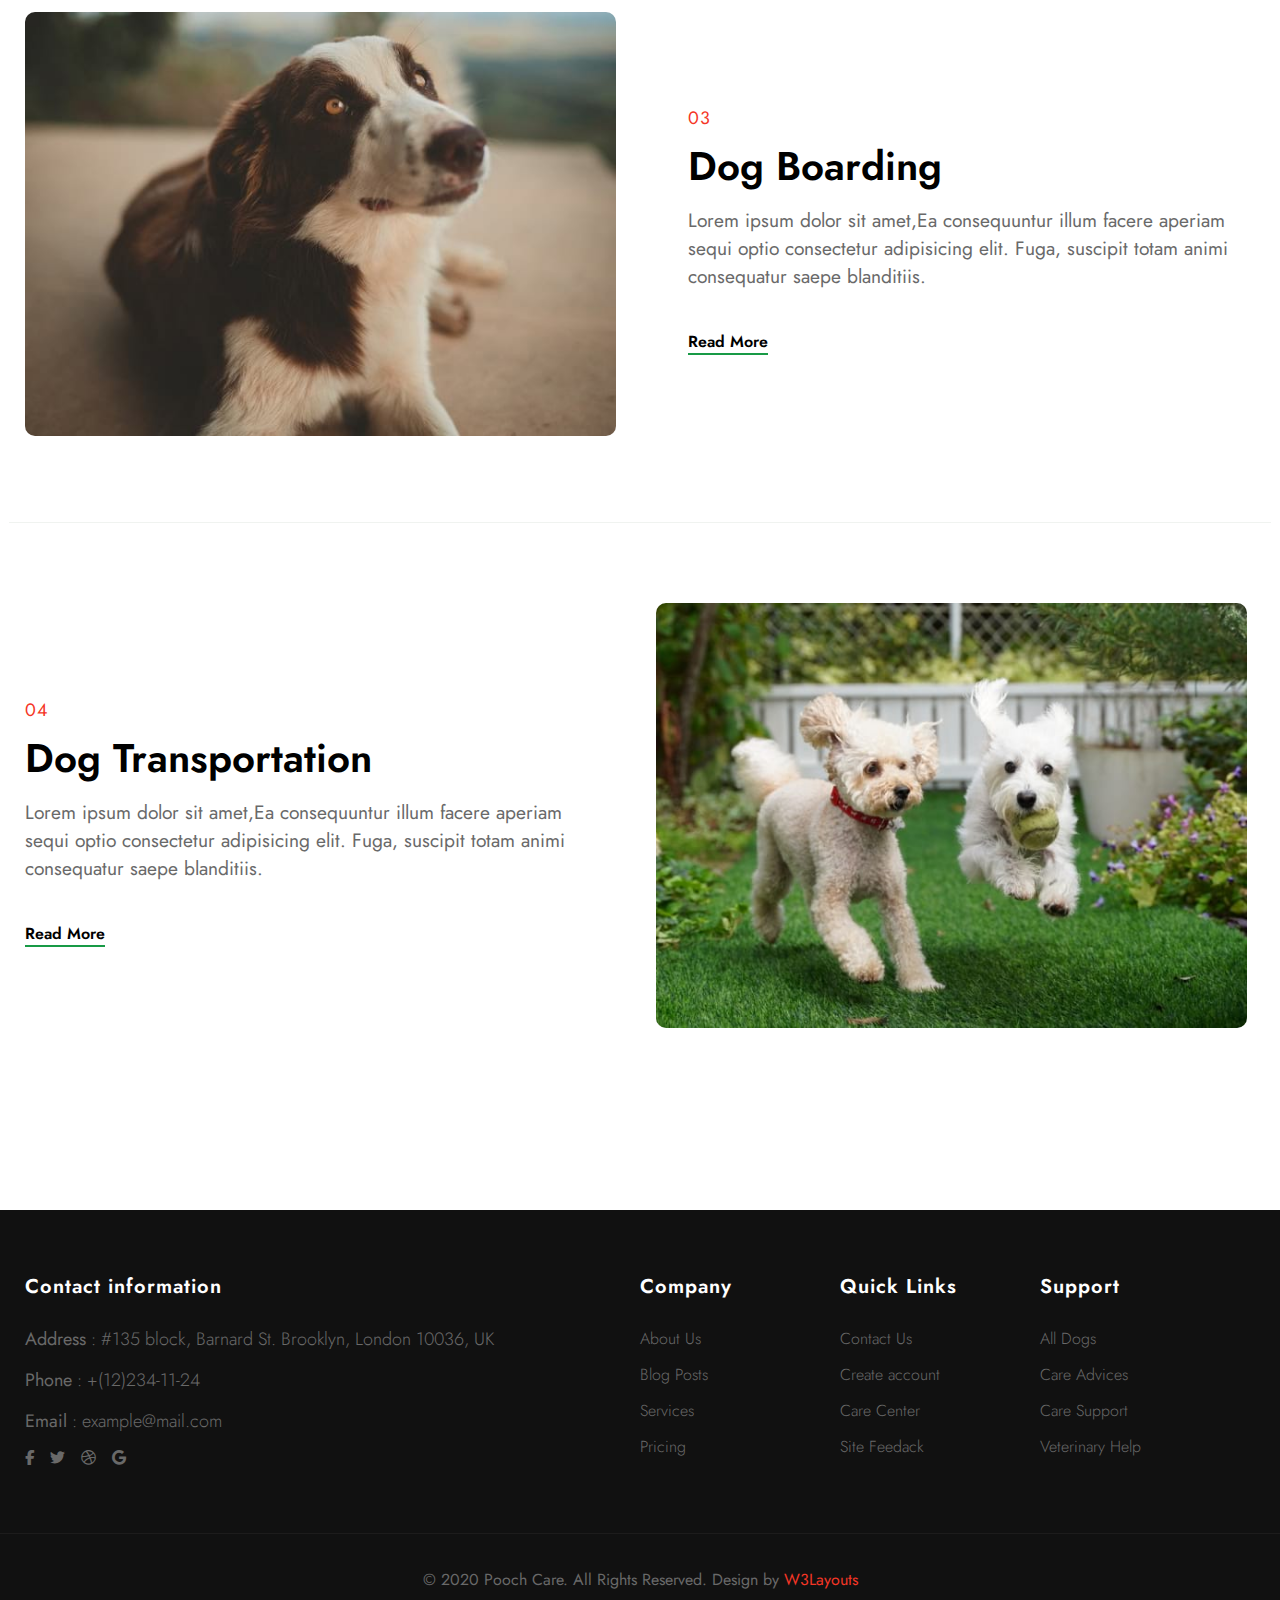
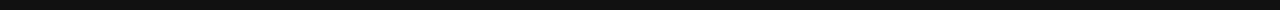
<file: services.html>
<!DOCTYPE html>
<html lang="en">

<head>
    <meta charset="UTF-8" />
    <meta http-equiv="X-UA-Compatible" content="IE=edge" />
    <meta name="viewport" content="width=device-width, initial-scale=1.0" />
    <title>Pooch Care - Services</title>
    <link rel="preconnect" href="https://fonts.googleapis.com" />
    <link rel="preconnect" href="https://fonts.gstatic.com" crossorigin />
    <link href="https://fonts.googleapis.com/css2?family=Fira+Sans:wght@100&family=Jost:ital,wght@0,300;0,400;0,500;0,600;1,200&display=swap" rel="stylesheet" />

    <link rel="stylesheet" href="https://cdnjs.cloudflare.com/ajax/libs/font-awesome/6.1.1/css/all.min.css" />
    <link rel="stylesheet" href="./css/main.css" />
</head>

<body>
    <header class="header">
        <div class="container">
            <h1>Pooch Care</h1>
            <div class="navbar">
                <a class="link" href="./index.html">Home</a>
                <a class="link" href="./about.html">About</a>
                <a class="link active" href="./services.html">Services</a>
                <a class="link" href="./gallery.html">Gallery</a>
                <a class="link" href="./blog.html">Blog</a>
                <a class="link" href="./contact.html">Contact</a>
                <a href="#">
                    <i class="fa fa-moon"></i>
                </a>
            </div>
            <div class="nav-bars">
                <a href="#">
                    <i class="fa fa-moon icon"></i>
                </a>
                <a href="" class="bars">
                    <i class="fa fa-bars"></i>
                </a>

            </div>
        </div>
    </header>
    <section class="carousel-breadcrumb ">
        <div class="breadcrumb-bg breadcrum-bg-carousel ">
            <div class="container ">
                <h2 class="title">Services</h2>
                <ul class="custom">
                    <li>
                        <a href="./index.html">Home</a>
                    </li>
                    <li class="active">
                        <span><i class="fa fa-arrow-right"></i></span> Services
                    </li>
                </ul>
            </div>
        </div>
    </section>
    <section class="photo">
        <!-- /content-grids-->
        <div class="photo-info ">
            <div class="container ">
                <!-- /row-->
                <div class="photo-grids row mt-0">
                    <div class="photo-inf-left">
                        <a href="#">
                            <img src="./img/Services/g1.jpg" class="img-fluid " alt="" />
                        </a>
                    </div>
                    <div class="photo-inf-right pl-lg-5">
                        <h6 class="sub-title">01</h6>
                        <h3>Dog Walking</h3>
                        <p>
                            Lorem ipsum dolor sit amet,Ea consequuntur illum facere aperiam sequi optio consectetur adipisicing elit. Fuga, suscipit totam animi consequatur saepe blanditiis.
                        </p>
                        <a href="./services.html" class="links-hover">Read More</a>
                    </div>
                </div>
                <div class="photo-grids row">
                    <div class="photo-inf-left pr-lg-5 two-order ">
                        <h6 class="sub-title">02</h6>
                        <h3>Dog Training</h3>
                        <p>
                            Lorem ipsum dolor sit amet,Ea consequuntur illum facere aperiam sequi optio consectetur adipisicing elit. Fuga, suscipit totam animi consequatur saepe blanditiis.
                        </p>
                        <a href="./services.html" class="links-hover">Read More</a>
                    </div>
                    <div class="photo-inf-right one-order">
                        <a href="#">
                            <img src="./img/Services/g2.jpg" class="img-fluid" alt="" />
                        </a>
                    </div>
                </div>
                <!-- //row-->
                <!-- /row-->
                <div class="photo-grids row">
                    <div class="photo-inf-left">
                        <a href="#">
                            <img src="./img/Services/g3.jpg" class="img-fluid" alt="" />
                        </a>
                    </div>
                    <div class="photo-inf-right pl-lg-5 ">
                        <h6 class="sub-title">03</h6>

                        <h3>Dog Boarding</h3>
                        <p>
                            Lorem ipsum dolor sit amet,Ea consequuntur illum facere aperiam sequi optio consectetur adipisicing elit. Fuga, suscipit totam animi consequatur saepe blanditiis.
                        </p>
                        <a href="./services.html" class="links-hover">Read More</a>
                    </div>
                </div>
                <!-- //row-->
                <!-- /row-->
                <div class="photo-grids row">
                    <div class="photo-inf-left pr-lg-5 two-order ">
                        <h6 class="sub-title">04</h6>
                        <h3>Dog Transportation</h3>
                        <p>
                            Lorem ipsum dolor sit amet,Ea consequuntur illum facere aperiam sequi optio consectetur adipisicing elit. Fuga, suscipit totam animi consequatur saepe blanditiis.
                        </p>
                        <a href="./services.html" class="links-hover">Read More</a>
                    </div>
                    <div class="photo-inf-right one-order ">
                        <a href="#">
                            <img src="./img/Services/g4.jpg" class="img-fluid" alt="" />
                        </a>
                    </div>
                </div>
    </section>
    <footer class="footer">
        <div class="footer-main">
            <div class="container">
                <div class="row">
                    <div class="contact ">
                        <h6>Contact information</h6>
                        <ul>
                            <li>
                                <p>
                                    <strong>Address</strong> : #135 block, Barnard St. Brooklyn, London 10036, UK
                                </p>
                            </li>
                            <li>
                                <p>
                                    <strong>Phone</strong> :
                                    <a href="tel:+(12)234-11-24" class="links">+(12)234-11-24</a
                    >
                  </p>
                </li>
                <li>
                  <p>
                    <strong>Email</strong>
                    :
                    <a href="mailto:example@mail.com" class="links"
                      >example@mail.com</a
                    >
                  </p>
                </li>
              </ul>
              <div class="social">
                <ul class="social-icons">
                  <li class="facebook">
                    <a href="#facebook" class="icon">
                      <i class="fa-brands fa-facebook-f"></i>
                    </a>
                            </li>
                            <li class="twitter">
                                <a href="#twitter" class="icon">
                                    <i class="fa-brands fa-twitter"></i>
                                </a>
                            </li>
                            <li class="dribbble">
                                <a href="#dribbble" class="icon">
                                    <i class="fa-brands fa-dribbble"></i>
                                </a>
                            </li>
                            <li class="google">
                                <a href="#google" class="icon">
                                    <i class="fa-brands fa-google"></i>
                                </a>
                            </li>
                        </ul>
                    </div>
                </div>
                <div class="contact ">
                    <div class="info">
                        <div class="info-list ">
                            <h6>Company</h6>
                            <ul>
                                <li><a href="./about.html" class="links">About Us</a></li>
                                <li><a href="./about.html" class="links">Blog Posts</a></li>
                                <li>
                                    <a href="./services.html" class="links">Services</a>
                                </li>
                                <li><a href="#" class="links">Pricing</a></li>
                            </ul>
                        </div>
                        <div class="info-list ">
                            <h6 class="footer-title-28">Quick Links</h6>
                            <ul>
                                <li>
                                    <a href="./contact.html" class="links">Contact Us</a>
                                </li>
                                <li><a href="#" class="links">Create account</a></li>
                                <li><a href="#" class="links">Care Center</a></li>
                                <li><a href="#" class="links">Site Feedack</a></li>
                            </ul>
                        </div>
                        <div class="info-list ">
                            <h6>Support</h6>
                            <ul>
                                <li><a href="#" class="links">All Dogs</a></li>
                                <li><a href="#" class="links">Care Advices</a></li>
                                <li><a href="#" class="links">Care Support</a></li>
                                <li><a href="#" class="links">Veterinary Help</a></li>
                            </ul>
                        </div>
                    </div>
                </div>
            </div>
        </div>
        <div class="end-footer ">
            <div class="container">
                <p class="info-footer ">
                    © 2020 Pooch Care. All Rights Reserved. Design by
                    <a href="https://w3layouts.com/" class="links"> W3Layouts</a>
                </p>
            </div>
        </div>
        </div>
    </footer>
</body>

</html>
</file>
<file: css/main.css>
* {
  padding: 0;
  margin: 0;
  -webkit-box-sizing: border-box;
          box-sizing: border-box;
  font-family: 'Jost', sans-serif;
}

.container {
  max-width: 1280px;
  margin: 0 auto;
  padding: 0 15px;
}

.links-hover {
  text-decoration: none;
  color: #000;
  font-weight: 600;
  border-bottom: 2px solid #189a46;
  -webkit-transition: all 0.5s;
  transition: all 0.5s;
}

.links-hover:hover {
  color: #189a46;
}

p {
  margin-top: 1rem;
  font-size: 1.2em;
  line-height: 28px;
  color: #696969;
}

h6 {
  font-size: 18px;
  font-weight: 400;
  text-transform: uppercase;
  line-height: 2em;
  letter-spacing: 1px;
  color: #f53626;
  margin-bottom: 6px;
}

h3 {
  font-size: 40px;
  font-weight: 600;
  line-height: 48px;
  text-transform: capitalize;
}

.header {
  background-color: #fff;
  position: fixed;
  top: 2.5rem;
  width: 100%;
  z-index: 2020;
}

.header .container {
  display: -webkit-box;
  display: -ms-flexbox;
  display: flex;
  -webkit-box-orient: horizontal;
  -webkit-box-direction: normal;
      -ms-flex-direction: row;
          flex-direction: row;
  -webkit-box-align: center;
      -ms-flex-align: center;
          align-items: center;
  -webkit-box-pack: justify;
      -ms-flex-pack: justify;
          justify-content: space-between;
  padding: 1.5rem;
}

.header .container h1 {
  color: #189a46;
}

.header .container .navbar {
  display: -webkit-box;
  display: -ms-flexbox;
  display: flex;
}

.header .container .navbar .active {
  color: #189a46;
}

.header .container .navbar a {
  margin-left: 1.5rem;
  text-decoration: none;
  color: #000;
  font-size: 1.2em;
  font-weight: 400;
  -webkit-transition: all 0.2s;
  transition: all 0.2s;
}

.header .container .navbar .link::after {
  content: "";
  width: 0;
  height: 1px;
  background-color: #189a46;
  -webkit-transition: all 0.4s;
  transition: all 0.4s;
  display: block;
  bottom: 0;
}

.header .container .navbar .link:hover::after {
  width: 100%;
}

.header .container .navbar .link:hover {
  color: #189a46;
}

.footer {
  background-color: #111;
}

.footer .container {
  padding: 3rem 1.5rem;
}

.footer .container .row {
  display: -webkit-box;
  display: -ms-flexbox;
  display: flex;
  padding: 1rem;
  margin-right: -15px;
  margin-left: -15px;
}

.footer .container .row .contact {
  width: 50%;
  padding-right: 15px;
}

.footer .container .row .contact h6 {
  color: #fff;
  font-size: 20px;
  line-height: 26px;
  font-weight: 600;
  margin-bottom: 25px;
  text-transform: none;
}

.footer .container .row .contact ul {
  list-style-type: none;
}

.footer .container .row .contact ul li {
  font-weight: 300;
  font-size: 15px;
  color: #696969;
  line-height: 20px;
  margin-bottom: -0.2rem;
}

.footer .container .row .contact ul li a {
  text-decoration: none;
  color: #696969;
}

.footer .container .row .contact ul li .links:hover {
  color: #fff;
  text-decoration: underline;
}

.footer .container .row .contact .social .social-icons {
  margin-top: 1rem;
  list-style: none;
  display: -webkit-box;
  display: -ms-flexbox;
  display: flex;
  -webkit-box-pack: left;
      -ms-flex-pack: left;
          justify-content: left;
}

.footer .container .row .contact .social .social-icons li {
  margin-right: 1rem;
}

.footer .container .row .contact .social .social-icons .icon:hover {
  color: #fff;
}

.footer .container .row .contact {
  width: 50%;
}

.footer .container .row .contact .info {
  display: -ms-grid;
  display: grid;
  -ms-grid-columns: 1fr 1fr 1fr;
      grid-template-columns: 1fr 1fr 1fr;
}

.footer .container .row .contact .info .info-list li {
  font-weight: 300;
  font-size: 16px;
  color: #696969;
  line-height: 28px;
  margin-bottom: 0.5rem;
}

.footer .end-footer {
  border-top: 1px solid rgba(103, 99, 99, 0.14);
}

.footer .end-footer .container {
  padding: 1rem 0;
}

.footer .end-footer .container p {
  text-align: center;
  font-weight: 400;
  font-size: 16px;
  line-height: 28px;
  color: #696969;
}

.footer .end-footer .container p a {
  color: #f53626;
  text-decoration: none;
}

.footer .end-footer .container p .links:hover {
  text-decoration: underline;
}

@media screen and (max-width: 576px) {
  .footer .container .row {
    display: -webkit-box;
    display: -ms-flexbox;
    display: flex;
    -ms-flex-wrap: wrap;
        flex-wrap: wrap;
    -webkit-box-orient: vertical;
    -webkit-box-direction: normal;
        -ms-flex-direction: column;
            flex-direction: column;
    margin: 0;
    padding: 0;
    -webkit-box-align: start;
        -ms-flex-align: start;
            align-items: flex-start;
    width: 100%;
  }
  .footer .container .row .contact {
    width: 100%;
  }
  .footer .container .row .contact .info {
    margin-top: 3rem;
    display: -ms-grid;
    display: grid;
    -ms-grid-columns: 1fr 1fr;
        grid-template-columns: 1fr 1fr;
  }
}

@media screen and (min-width: 576px) and (max-width: 762px) {
  .footer .container .row {
    display: -webkit-box;
    display: -ms-flexbox;
    display: flex;
    -ms-flex-wrap: wrap;
        flex-wrap: wrap;
    -webkit-box-orient: vertical;
    -webkit-box-direction: normal;
        -ms-flex-direction: column;
            flex-direction: column;
    margin: 0;
    padding: 0;
    -webkit-box-align: start;
        -ms-flex-align: start;
            align-items: flex-start;
    width: 100%;
  }
  .footer .container .row .contact {
    width: 100%;
  }
  .footer .container .row .contact .info .info-list {
    margin-top: 3rem;
  }
}

.carousel-breadcrumb {
  margin-top: 90px;
  background: url(../../img/About/banner4.jpg) no-repeat center;
  background-size: cover;
  position: relative;
  z-index: 0;
  display: -ms-grid;
  display: grid;
  -webkit-box-align: center;
      -ms-flex-align: center;
          align-items: center;
  padding: 4rem 0;
}

.carousel-breadcrumb .container {
  text-align: center;
  color: #fff;
  font-size: 35px;
  font-weight: 600;
}

.carousel-breadcrumb .container .custom {
  list-style-type: none;
  font-size: 20px;
  display: -webkit-box;
  display: -ms-flexbox;
  display: flex;
  -webkit-box-pack: center;
      -ms-flex-pack: center;
          justify-content: center;
  -webkit-box-align: center;
      -ms-flex-align: center;
          align-items: center;
  padding-top: 0.5rem;
}

.carousel-breadcrumb .container .custom a {
  text-decoration: none;
  color: #189a46;
}

.carousel-breadcrumb .container .custom .active {
  position: relative;
  font-size: 1.0em;
  line-height: 1.5;
  font-weight: 400;
  text-transform: capitalize;
  color: #fff;
  padding-left: 10px;
}

.carousel-breadcrumb .container .custom .active i {
  font-size: 0.8rem;
  padding-right: 5px;
}

.carousel-breadcrumb::before {
  content: "";
  position: absolute;
  top: 0;
  min-height: 100%;
  left: 0;
  right: 0;
  z-index: -1;
  background-color: #0c0c0c;
  opacity: .6;
}

.carousel .item {
  background-size: cover;
  background-repeat: no-repeat;
  background-position: center;
  min-height: calc(100vh - 40px);
  position: relative;
  text-transform: capitalize;
}

.carousel .item .text {
  position: absolute;
  bottom: 40%;
  right: 58%;
  left: 15%;
}

.carousel .item .text h1 {
  color: #fff;
  font-size: 4rem;
}

.carousel .item .text p {
  color: #fff;
  font-size: 1.2rem;
  margin-bottom: 3rem;
  margin-top: 1rem;
}

.carousel .item .text .links a {
  padding: 14px 36px;
  background-color: transparent;
  text-decoration: none;
  color: #fff;
  border: 2px solid #fff;
  border-radius: 12px;
  margin-right: 8px;
  -webkit-transition: all 0.5s;
  transition: all 0.5s;
}

.carousel .item .text .links a:nth-child(1) {
  background-color: #fff;
  color: #189a46;
}

.carousel .item .text .links a:nth-child(2):hover {
  color: #189a46;
  background-color: #fff;
}

.carousel .item::before {
  content: "";
  position: absolute;
  top: 0;
  height: 100%;
  left: 0;
  right: 0;
  background-color: #0c0c0c;
  opacity: 0.6;
}

.carousel .item1 {
  background-image: url(../../img/home/banner1.jpg);
}

.carousel .item2 {
  background-image: url(../../img/home/banner2.jpg);
}

.carousel .item2 .text {
  left: 40%;
  right: 24%;
}

.carousel .item3 {
  background-image: url(../../img/home/banner3.jpg);
}

.carousel .item4 {
  background-image: url(../../img/home/banner4.jpg);
}

.carousel .item4 .text {
  left: 40%;
  right: 24%;
}

.carousel .owl-dots {
  margin-top: 0px;
  position: absolute;
  left: 0px;
  right: 0px;
  bottom: 30px;
}

.carousel .owl-dots .owl-dot.active span,
.carousel .owl-dots .owl-dot:hover span {
  background-color: #189a46;
}

.carousel .owl-dots .owl-dot.active span,
.carousel .owl-dots .owl-dot:hover span {
  width: 30px;
}

.abouts .container {
  padding: 6rem 17rem;
  text-align: center;
}

.abouts .container h4 {
  color: #f53626;
  font-weight: 400;
  margin-bottom: 10px;
  letter-spacing: 2px;
}

.abouts .container h1 {
  font-size: 2.5rem;
  margin-bottom: 15px;
}

.abouts .container p {
  color: #696969;
  line-height: 1.8rem;
  margin-bottom: 20px;
}

.services {
  background-color: rgba(147, 107, 232, 0.05);
  padding: 90px 0;
}

.services .container .row {
  margin: -15px 0;
  display: -webkit-box;
  display: -ms-flexbox;
  display: flex;
  -ms-flex-wrap: wrap;
      flex-wrap: wrap;
}

.services .container .row .col {
  width: calc(100% / 3);
  margin-bottom: 30px;
  padding: 0 15px;
}

.services .container .row .col .item {
  background: #fff;
  padding: 30px 40px;
  border-radius: 10px;
  -webkit-transition: all 0.5s;
  transition: all 0.5s;
}

.services .container .row .col .item i {
  color: #189a46;
  font-size: 2rem;
  margin-bottom: 20px;
}

.services .container .row .col .item h3 {
  letter-spacing: 0.5px;
  margin-bottom: 20px;
  font-size: 1.5rem;
  cursor: pointer;
}

.services .container .row .col .item h3:hover {
  color: #189a46;
}

.services .container .row .col .item p {
  margin-bottom: 20px;
  color: #696969;
  line-height: 28px;
}

.services .container .row .col .item:hover {
  background: rgba(147, 107, 232, 0.05);
}

.offer .container .row {
  display: -webkit-box;
  display: -ms-flexbox;
  display: flex;
  padding: 6rem 0;
}

.offer .container .row .col {
  width: 50%;
  padding: 0 1rem;
}

.offer .container .row .col .item img {
  width: 100%;
  border-radius: 10px;
}

.offer .container .row .col .item1 {
  padding-left: 2rem;
}

.offer .container .row .col .item2 {
  display: -webkit-box;
  display: -ms-flexbox;
  display: flex;
  -webkit-box-orient: vertical;
  -webkit-box-direction: normal;
      -ms-flex-direction: column;
          flex-direction: column;
  -webkit-box-pack: center;
      -ms-flex-pack: center;
          justify-content: center;
  height: 100%;
  padding-right: 2rem;
}

.offer .container .row .col .item2 h4 {
  color: #f53626;
  font-weight: 400;
  margin-bottom: 10px;
  letter-spacing: 2px;
}

.offer .container .row .col .item2 h1 {
  font-size: 2.5rem;
  margin-bottom: 15px;
}

.offer .container .row .col .item2 p {
  color: #696969;
  line-height: 1.8rem;
  margin-bottom: 20px;
  font-size: 0.9rem;
}

.offer .container .row .col .item2 .info .text {
  display: -webkit-box;
  display: -ms-flexbox;
  display: flex;
  -webkit-box-align: center;
      -ms-flex-align: center;
          align-items: center;
  margin-bottom: 12px;
}

.offer .container .row .col .item2 .info .text p {
  margin: 0;
  color: #000;
  font-weight: 600;
}

.offer .container .row .col .item2 .info .text i {
  color: #189a46;
  background: rgba(147, 107, 232, 0.05);
  width: 30px;
  height: 30px;
  border-radius: 50%;
  line-height: 30px;
  text-align: center;
  font-size: 0.8rem;
  font-weight: 600;
  margin-right: 15px;
}

.statistic {
  background-color: #189a46;
  padding: 3rem 0;
}

.statistic .container .row {
  display: -webkit-box;
  display: -ms-flexbox;
  display: flex;
}

.statistic .container .row .col {
  width: 25%;
}

.statistic .container .row .col .item {
  text-align: center;
  color: #fff;
}

.statistic .container .row .col .item h1 {
  font-size: 3rem;
  margin-bottom: 0.8rem;
}

.plans {
  background: rgba(147, 107, 232, 0.05);
}

.plans .container {
  text-align: center;
  padding: 5rem 0;
}

.plans .container h4 {
  color: #f53626;
  font-weight: 400;
  margin-bottom: 10px;
  letter-spacing: 2px;
  font-size: 1.5rem;
}

.plans .container h1 {
  font-size: 2.5rem;
  margin-bottom: 15px;
}

.plans .container .row {
  display: -webkit-box;
  display: -ms-flexbox;
  display: flex;
  padding: 0px 7rem;
  -webkit-box-align: center;
      -ms-flex-align: center;
          align-items: center;
}

.plans .container .row .col {
  border-radius: 8px;
  width: calc(100% / 3);
  padding-top: 1.5rem;
}

.plans .container .row .col .item {
  background-color: #fff;
  padding: 3rem 0;
}

.plans .container .row .col .item h3 {
  font-size: 1.5rem;
  margin-bottom: 0.625rem;
}

.plans .container .row .col .item .price {
  display: -webkit-box;
  display: -ms-flexbox;
  display: flex;
  -webkit-box-pack: center;
      -ms-flex-pack: center;
          justify-content: center;
  -webkit-box-align: baseline;
      -ms-flex-align: baseline;
          align-items: baseline;
  margin: 1rem 0;
}

.plans .container .row .col .item .price p {
  color: #189a46;
  font-size: 1.5rem;
  font-weight: 500;
}

.plans .container .row .col .item .price h4 {
  font-size: 2.5rem;
  color: #189a46;
}

.plans .container .row .col .item .price span {
  color: #696969;
}

.plans .container .row .col .item p {
  margin-bottom: 1.2rem;
  color: #696969;
}

.plans .container .row .col .item .buyBtn {
  margin-top: 3rem;
}

.plans .container .row .col .item .buyBtn a {
  text-decoration: none;
  color: #fff;
  padding: 1rem 2.18rem;
  background-color: #189a46;
  border-radius: 8px;
  -webkit-transition: all 0.5s;
  transition: all 0.5s;
}

.plans .container .row .col .item .buyBtn:hover a {
  background: #116e32;
  border: #116e32;
}

.plans .container .row .col .item2 {
  -webkit-box-shadow: 0 0 20px #ccc;
          box-shadow: 0 0 20px #ccc;
  padding: 0;
  border-radius: 8px;
}

.plans .container .row .col .item2 .title {
  background: #189a46;
  padding: 2rem 0;
  border-top-left-radius: 8px;
  border-top-right-radius: 8px;
  color: #fff;
}

.plans .container .row .col .item2 .title .save {
  margin: 2rem 0;
}

.plans .container .row .col .item2 .title .save span {
  padding: 0.5rem 1.5rem;
  border-radius: 8px;
  background-color: #fff;
  color: #189a46;
  font-weight: 500;
}

.plans .container .row .col .item2 .title .price {
  margin: 0;
}

.plans .container .row .col .item2 .title .price p,
.plans .container .row .col .item2 .title .price h4,
.plans .container .row .col .item2 .title .price span {
  color: #fff;
}

.plans .container .row .col .item2 .text {
  padding: 3rem 0;
  border-bottom-left-radius: 8px;
  border-bottom-right-radius: 8px;
}

.plans .container .row .col2 {
  z-index: 1;
}

.food .container {
  text-align: center;
  padding: 6rem 12rem;
}

.food .container h4 {
  color: #f53626;
  font-weight: 400;
  margin-bottom: 10px;
  letter-spacing: 2px;
  font-size: 1.2rem;
}

.food .container h1 {
  font-size: 2.5rem;
  margin-bottom: 15px;
}

.food .container p {
  line-height: 28px;
  color: #696969;
}

.food .container .video {
  margin-top: 2rem;
  border-radius: 10px;
}

.food .container .video iframe {
  border-radius: 10px;
}

.feedbacks {
  background: rgba(147, 107, 232, 0.05);
}

.feedbacks .container {
  text-align: center;
  padding: 6rem 9rem;
}

.feedbacks .container h4 {
  color: #f53626;
  font-weight: 400;
  margin-bottom: 10px;
  letter-spacing: 2px;
  font-size: 1.2rem;
}

.feedbacks .container h1 {
  font-size: 2.5rem;
  margin-bottom: 15px;
}

.feedbacks .container .clients .owl-stage-outer {
  margin: 3rem 0;
}

.feedbacks .container .clients .item {
  background-color: #fff;
  padding: 2.5rem 1.8rem;
  border-radius: 10px;
}

.feedbacks .container .clients .item p {
  font-size: 1.2rem;
  line-height: 28px;
  color: #696969;
  text-align: left;
}

.feedbacks .container .clients .item p::before {
  content: '"';
  font-size: 50px;
  color: #189a46;
  line-height: 0.8;
  padding-top: 8px;
  font-weight: 700;
}

.feedbacks .container .clients .item .info {
  display: -webkit-box;
  display: -ms-flexbox;
  display: flex;
  margin-top: 1rem;
  -webkit-box-align: center;
      -ms-flex-align: center;
          align-items: center;
}

.feedbacks .container .clients .item .info img {
  width: 18%;
  border-radius: 50%;
  margin-right: 1rem;
}

.feedbacks .container .clients .item .info .text h3 {
  margin-bottom: 7px;
}

.feedbacks .container .clients .item .info .text span {
  color: #696969;
}

.feedbacks .container .clients .owl-dots .owl-dot.active span,
.feedbacks .container .clients .owl-dots .owl-dot:hover span {
  background-color: #189a46;
}

.feedbacks .container .clients .owl-dots .owl-dot.active span,
.feedbacks .container .clients .owl-dots .owl-dot:hover span {
  width: 30px;
}

.updated .container {
  text-align: center;
  padding: 6rem 20rem;
}

.updated .container h1 {
  font-size: 2.5rem;
}

.updated .container p {
  margin: 15px 0 30px 0;
  color: #696969;
  line-height: 28px;
  font-size: 18px;
}

.updated .container .subscribe {
  display: -webkit-box;
  display: -ms-flexbox;
  display: flex;
}

.updated .container .subscribe input {
  width: 100%;
  border-radius: 8px;
  border: 1px solid #ced4da;
  padding: 0 1.5rem;
}

.updated .container .subscribe input[type="email"]:focus {
  outline: 1px solid #116e32;
}

.updated .container .subscribe button {
  color: #fff;
  background-color: #189a46;
  border-radius: 8px;
  -webkit-transition: all 0.5s;
  transition: all 0.5s;
  border: none;
  margin-left: 1rem;
  padding: 1.3rem 3rem;
  font-size: 17px;
  cursor: pointer;
}

.updated .container .subscribe button:hover {
  background-color: #116e32;
  border: #116e32;
}

.about-us .container {
  padding: 3rem 1.5rem;
}

.about-us .container .row {
  display: -webkit-box;
  display: -ms-flexbox;
  display: flex;
  -webkit-box-orient: horizontal;
  -webkit-box-direction: normal;
      -ms-flex-direction: row;
          flex-direction: row;
  -webkit-box-align: center;
      -ms-flex-align: center;
          align-items: center;
  padding: 1.5rem;
  margin-right: -15px;
  margin-left: -15px;
}

.about-us .container .row .item-1 {
  width: 40%;
}

.about-us .container .row .item-1 .sub-title {
  font-size: 18px;
  font-weight: 400;
  text-transform: uppercase;
  line-height: 2em;
  letter-spacing: 1px;
  color: #f53626;
}

.about-us .container .row .item-1 h3 {
  font-size: 40px;
  font-weight: 600;
  line-height: 48px;
  text-transform: capitalize;
}

.about-us .container .row .item-1 h4 {
  font-size: 22px;
  line-height: 32px;
  opacity: 0.9;
  padding-top: 20px;
}

.about-us .container .row .item-2 {
  width: 60%;
  display: -webkit-box;
  display: -ms-flexbox;
  display: flex;
  -webkit-box-orient: vertical;
  -webkit-box-direction: normal;
      -ms-flex-direction: column;
          flex-direction: column;
  -webkit-box-pack: center;
      -ms-flex-pack: center;
          justify-content: center;
  padding-left: 3rem;
}

.about-us .container .row .item-2 p {
  color: #696969;
  line-height: 1.8rem;
  margin-bottom: 20px;
  font-size: 1.2rem;
  font-family: 'Jost', sans-serif;
}

.about-us .container .row .item-2 .links-hover {
  font-size: 17px;
  margin-top: 20px;
  width: 13%;
}

.history {
  background: url(./../../img/About/banner2.jpg) no-repeat center;
  background-size: cover;
  position: relative;
  z-index: 1;
  display: -ms-grid;
  display: grid;
  -webkit-box-align: center;
      -ms-flex-align: center;
          align-items: center;
}

.history .history::before {
  content: "";
  background-color: rgba(0, 4, 8, 0.69);
  position: absolute;
  top: 0;
  min-height: 100%;
  left: 0;
  right: 0;
  z-index: -1;
}

.history .container {
  padding: 3rem 1.5rem;
}

.history .container .content {
  margin-left: 550px;
  text-align: left;
  padding: 1.5rem 0;
}

.history .container .content .sub-title {
  font-size: 18px;
  font-weight: 400;
  text-transform: uppercase;
  line-height: 2em;
  letter-spacing: 1px;
  color: #f53626;
}

.history .container .content h3 {
  font-size: 40px;
  font-weight: 600;
  line-height: 48px;
  text-transform: capitalize;
  color: #fff;
}

.history .container .content p {
  color: #fff;
  opacity: 0.7;
  font-size: 1.2em;
  line-height: 28px;
  margin-top: 1rem;
}

.history .container .content .history-grids {
  display: -ms-grid;
  display: grid;
  -ms-grid-columns: 1fr 1fr 1fr 1fr;
      grid-template-columns: 1fr 1fr 1fr 1fr;
  grid-gap: 40px;
  margin-top: 40px;
}

.history .container .content .history-grids h5 {
  color: #fff;
  font-size: 20px;
  font-weight: 700;
  margin-bottom: 6px;
}

.reason .reason-main {
  padding: 3rem 0;
}

.reason .reason-main .container {
  padding: 3rem 1.5rem;
}

.reason .reason-main .container .row {
  display: -webkit-box;
  display: -ms-flexbox;
  display: flex;
  padding: 1rem;
  margin-right: -15px;
  margin-left: -15px;
}

.reason .reason-main .container .row .item-1 {
  width: 50%;
  -webkit-box-flex: 0;
      -ms-flex: 0 0 50%;
          flex: 0 0 50%;
  text-align: right;
  padding-right: 1.5rem;
}

.reason .reason-main .container .row .item-1 h6 {
  font-size: 18px;
  font-weight: 400;
  text-transform: uppercase;
  line-height: 2em;
  letter-spacing: 1px;
  color: #f53626;
  margin-bottom: 6px;
}

.reason .reason-main .container .row .item-1 h3 {
  font-size: 40px;
  font-weight: 600;
  line-height: 48px;
  text-transform: capitalize;
}

.reason .reason-main .container .row .item-1 img {
  max-width: 100%;
  height: auto;
  border-radius: 10px;
  margin-top: 1rem;
}

.reason .reason-main .container .row .item-2 {
  padding-left: 1.5rem;
  width: 50%;
  -webkit-box-flex: 0;
      -ms-flex: 0 0 50%;
          flex: 0 0 50%;
}

.reason .reason-main .container .row .item-2 .item-grids {
  display: -webkit-box;
  display: -ms-flexbox;
  display: flex;
  margin-right: -15px;
  margin-left: -15px;
  margin-bottom: 2.25rem;
}

.reason .reason-main .container .row .item-2 .item-grids .item-icon {
  width: 20%;
  color: #189a46;
  font-size: 44px;
  padding: 0 1rem;
}

.reason .reason-main .container .row .item-2 .item-grids .item-info a {
  text-decoration: none;
  text-align: left;
  font-weight: 600;
  font-size: 20px;
  color: #0c0c0c;
}

.reason .reason-main .container .row .item-2 .item-grids .item-info a:hover {
  color: #189a46;
}

.reason .reason-main .container .row .item-2 .item-grids .item-info p {
  margin-top: 0.5rem;
}

.reason .reason-main .container .row .item-2 .item-4 {
  margin-bottom: 0px;
}

.team .team-main {
  padding: 3rem;
  background-color: rgba(147, 107, 232, 0.05);
}

.team .team-main .container {
  padding: 1.5rem;
}

.team .team-main .container .title-content {
  text-align: center;
}

.team .team-main .container .row {
  display: -ms-grid;
  display: grid;
  -ms-grid-columns: 1fr 1fr 1fr 1fr;
      grid-template-columns: 1fr 1fr 1fr 1fr;
  margin-top: 40px;
  grid-gap: 30px;
  max-width: 100%;
}

.team .team-main .container .row .item-1 .team-img {
  position: relative;
  overflow: hidden;
  -webkit-transition: all ease-in-out;
  transition: all ease-in-out;
}

.team .team-main .container .row .item-1 .team-img img {
  width: 100%;
  border-radius: 15px;
  display: block;
  -webkit-transition: all 0.5s ease-out;
  transition: all 0.5s ease-out;
}

.team .team-main .container .row .item-1 .team-name {
  text-align: center;
  position: relative;
  overflow: hidden;
  -webkit-transition: all ease-in-out;
  transition: all ease-in-out;
}

.team .team-main .container .row .item-1 .team-name a {
  text-decoration: none;
  color: #000;
  font-size: 22px;
  line-height: 26px;
  font-weight: 600;
}

.team .team-main .container .row .item-1 .team-name p {
  margin-top: -0.2rem;
  font-size: 16px;
}

.team .team-main .container .row .item-1 .team-name .social {
  margin-top: 0.5rem;
}

.team .team-main .container .row .item-1 .team-name .social a {
  display: inline-block;
  margin-right: 6px;
  width: 30px;
  height: 30px;
  border-radius: 4px;
  line-height: 30px;
  text-align: center;
  background: rgba(147, 107, 232, 0.05);
  color: #189a46;
}

.team .team-main .container .row .item-1 .team-name .social a i {
  font-size: 12px;
  line-height: 30px;
  display: block;
}

.team .team-main .container .row .item-1 .team-name .social .links:hover {
  background: #189a46;
}

.team .team-main .container .row .item-1 .team-name .social .links:hover .fa-brands:hover {
  color: #fff;
}

.team .team-main .container .row .item-1:hover .img-team {
  -webkit-transform: scale(1.1);
          transform: scale(1.1);
}

.team .team-main .container .row .item-1:hover .team-name .name {
  color: #189a46;
}

.team .team-main .container .row .item-1:hover .team-name .social {
  color: #189a46;
}

@media screen and (max-width: 736px) {
  .reason .reason-main .container .row {
    display: -webkit-box;
    display: -ms-flexbox;
    display: flex;
    -ms-flex-wrap: wrap;
        flex-wrap: wrap;
    -webkit-box-orient: vertical;
    -webkit-box-direction: normal;
        -ms-flex-direction: column;
            flex-direction: column;
    margin: 0;
    padding: 0;
    width: 100%;
  }
  .reason .reason-main .container .row .item-1 {
    width: 100%;
    text-align: left;
  }
  .reason .reason-main .container .row .item-2 {
    margin-top: 50px;
    width: 100%;
    position: relative;
    padding-right: 15px;
    padding-left: 15px;
  }
  .reason .reason-main .container .row .item-2 .item-grids {
    display: -webkit-box;
    display: -ms-flexbox;
    display: flex;
    -ms-flex-wrap: wrap;
        flex-wrap: wrap;
    -webkit-box-orient: vertical;
    -webkit-box-direction: normal;
        -ms-flex-direction: column;
            flex-direction: column;
    width: 100%;
  }
  .reason .reason-main .container .row .item-2 .item-grids .item-icon {
    width: 100%;
    margin-bottom: 14px;
    text-align: center;
  }
  .reason .reason-main .container .row .item-2 .item-grids .item-info {
    width: 100%;
    text-align: center;
  }
  .history .container .content .history-grids {
    display: -ms-grid;
    display: grid;
    -ms-grid-columns: 1fr 1fr;
        grid-template-columns: 1fr 1fr;
    grid-gap: 40px;
  }
}

@media screen and (max-width: 768px) {
  .reason .reason-main .container .row {
    display: -webkit-box;
    display: -ms-flexbox;
    display: flex;
    -ms-flex-wrap: wrap;
        flex-wrap: wrap;
    -webkit-box-orient: vertical;
    -webkit-box-direction: normal;
        -ms-flex-direction: column;
            flex-direction: column;
    margin: 0;
    padding: 0;
    width: 100%;
  }
  .reason .reason-main .container .row .item-1 {
    width: 100%;
    text-align: left;
  }
  .reason .reason-main .container .row .item-2 {
    margin-top: 50px;
    width: 100%;
    position: relative;
    padding-right: 15px;
    padding-left: 15px;
  }
  .reason .reason-main .container .row .item-2 .item-grids {
    display: -webkit-box;
    display: -ms-flexbox;
    display: flex;
    -ms-flex-wrap: wrap;
        flex-wrap: wrap;
    -webkit-box-orient: vertical;
    -webkit-box-direction: normal;
        -ms-flex-direction: column;
            flex-direction: column;
    width: 100%;
  }
  .reason .reason-main .container .row .item-2 .item-grids .item-icon {
    width: 100%;
    margin-bottom: 14px;
    text-align: center;
  }
  .team .team-main {
    padding: 0;
  }
  .team .team-main .container .row {
    display: -ms-grid;
    display: grid;
    -ms-grid-columns: 1fr 1fr;
        grid-template-columns: 1fr 1fr;
    grid-gap: 30px;
  }
  .team .team-main .container .row .item-1 .team-name a {
    font-size: 16px;
    line-height: 22px;
  }
}

@media screen and (max-width: 992px) {
  .about-us .container {
    width: 100%;
  }
  .about-us .container .row {
    display: -webkit-box;
    display: -ms-flexbox;
    display: flex;
    -ms-flex-wrap: wrap;
        flex-wrap: wrap;
    -webkit-box-orient: vertical;
    -webkit-box-direction: normal;
        -ms-flex-direction: column;
            flex-direction: column;
    margin: 0;
    padding: 0;
    -webkit-box-align: start;
        -ms-flex-align: start;
            align-items: flex-start;
    width: 100%;
  }
  .about-us .container .row .item-1 {
    width: 100%;
  }
  .about-us .container .row .item-2 {
    padding: 0;
    width: 100%;
  }
  .history .container .content {
    margin-left: auto;
    max-width: 640px;
    text-align: left;
  }
  .reason .reason-main .container .row {
    display: -webkit-box;
    display: -ms-flexbox;
    display: flex;
    -ms-flex-wrap: wrap;
        flex-wrap: wrap;
    -webkit-box-orient: vertical;
    -webkit-box-direction: normal;
        -ms-flex-direction: column;
            flex-direction: column;
    margin: 0;
    padding: 0;
    width: 100%;
  }
  .reason .reason-main .container .row .item-1 {
    width: 100%;
    text-align: left;
  }
  .reason .reason-main .container .row .item-2 {
    margin-top: 50px;
    width: 100%;
    position: relative;
    padding-right: 15px;
    padding-left: 15px;
  }
  .team .team-main {
    padding: 0;
  }
  .team .team-main .container .row {
    display: -ms-grid;
    display: grid;
    -ms-grid-columns: 1fr 1fr;
        grid-template-columns: 1fr 1fr;
    grid-gap: 30px;
  }
}

.photo .photo-info {
  padding: 3rem 0;
}

.photo .photo-info .container {
  padding: 3rem 1.5rem;
}

.photo .photo-info .container .photo-grids {
  display: -webkit-box;
  display: -ms-flexbox;
  display: flex;
  margin-right: -15px;
  margin-left: -15px;
  border-bottom: 1px solid #f0f3f0;
  margin-top: 80px;
  padding-bottom: 80px;
  -webkit-box-align: center;
      -ms-flex-align: center;
          align-items: center;
}

.photo .photo-info .container .photo-grids .photo-inf-left {
  width: 50%;
  padding-right: 1.5rem;
  padding-left: 1rem;
}

.photo .photo-info .container .photo-grids .photo-inf-left img {
  max-width: 100%;
  height: auto;
  border-radius: 10px;
}

.photo .photo-info .container .photo-grids .photo-inf-left p {
  margin-bottom: 40px;
}

.photo .photo-info .container .photo-grids .photo-inf-right {
  width: 50%;
  padding-right: 1.5rem;
  padding-left: 1rem;
}

.photo .photo-info .container .photo-grids .photo-inf-right img {
  max-width: 100%;
  height: auto;
  border-radius: 10px;
}

.photo .photo-info .container .photo-grids .photo-inf-right p {
  margin-bottom: 40px;
}

.photo .photo-info .container .photo-grids .pl-lg-5 {
  padding-left: 3rem;
}

.photo .photo-info .container .photo-grids .pr-lg-5 {
  padding-right: 3rem;
}

.photo .photo-info .container .mt-0 {
  margin-top: 0;
}

.photo .photo-info .container .photo-grids:nth-child(4) {
  border: none;
}

@media screen and (max-width: 992px) {
  .photo .photo-info .container {
    padding: 0 1.5rem;
  }
  .photo .photo-info .container .photo-grids {
    display: -webkit-box;
    display: -ms-flexbox;
    display: flex;
    -ms-flex-wrap: wrap;
        flex-wrap: wrap;
    -webkit-box-orient: vertical;
    -webkit-box-direction: normal;
        -ms-flex-direction: column;
            flex-direction: column;
    margin: 0;
    padding-bottom: 40px;
    padding-top: 40px;
    -webkit-box-align: start;
        -ms-flex-align: start;
            align-items: flex-start;
    width: 100%;
  }
  .photo .photo-info .container .photo-grids .photo-inf-left {
    padding: 0;
    width: 100%;
  }
  .photo .photo-info .container .photo-grids .photo-inf-right {
    padding: 0;
    width: 100%;
  }
  .photo .photo-info .container .photo-grids .two-order {
    -webkit-box-ordinal-group: 3;
        -ms-flex-order: 2;
            order: 2;
  }
}

.blog {
  padding: 3rem;
  background-color: rgba(147, 107, 232, 0.05);
}

.blog .container {
  padding: 3rem 1.5rem;
}

.blog .container .heading {
  margin-bottom: 3rem;
  text-align: center;
}

.blog .container .row {
  display: -ms-grid;
  display: grid;
  -ms-grid-columns: 1fr 1fr 1fr;
      grid-template-columns: 1fr 1fr 1fr;
  grid-gap: 50px;
  margin-top: 20px;
  max-width: 100%;
}

.blog .container .row .card {
  -webkit-transition: .3s ease;
  transition: .3s ease;
  border-radius: 8px;
  background-color: #fff;
  border: none;
  -webkit-transition: all 0.5s ease-out;
  transition: all 0.5s ease-out;
}

.blog .container .row .card .card-header {
  padding: 0;
  height: 50%;
}

.blog .container .row .card .card-header img {
  width: 100%;
  height: 100%;
  border-radius: 0;
  border-top-left-radius: 8px;
  border-top-right-radius: 8px;
}

.blog .container .row .card .card-body {
  height: 50%;
  background: #fff;
  padding: 25px 20px;
  border-bottom-left-radius: 8px;
  border-bottom-right-radius: 8px;
  -webkit-box-shadow: 0 25px 98px 0 rgba(147, 107, 232, 0.05);
          box-shadow: 0 25px 98px 0 rgba(147, 107, 232, 0.05);
}

.blog .container .row .card .card-body a {
  display: block;
  font-size: 26px;
  line-height: 34px;
  font-weight: 600;
  color: #000;
  text-decoration: none;
}

.blog .container .row .card .card-body a:hover {
  color: #189a46;
}

.blog .container .row .card .card-body p {
  margin: 0;
}

.blog .container .row .card .card-body .author {
  display: -webkit-box;
  display: -ms-flexbox;
  display: flex;
  -webkit-box-orient: horizontal;
  -webkit-box-direction: normal;
      -ms-flex-direction: row;
          flex-direction: row;
  -webkit-box-pack: start;
      -ms-flex-pack: start;
          justify-content: flex-start;
  margin-top: 10px;
}

.blog .container .row .card .card-body .author a {
  color: #000;
  font-weight: 400;
  font-size: 18px;
  line-height: 28px;
  margin-right: 5px;
}

.blog .container .row .card .card-body .author a:hover {
  color: #f53626;
}

.blog .container .row .card .card-body .author span {
  color: #999;
  margin-top: 3px;
  margin-left: 5px;
}

.blog .container .row .card .card-body .blog-meta {
  list-style-type: none;
  display: -webkit-box;
  display: -ms-flexbox;
  display: flex;
  font-size: 1rem;
  color: #888;
  margin-top: 10px;
}

.blog .container .row .card .card-body .blog-meta li {
  margin-right: 20px;
}

.blog .container .row .card:hover {
  -webkit-transform: translateY(-1rem);
          transform: translateY(-1rem);
  -webkit-box-shadow: 0 20px 20px 0 #302A28;
          box-shadow: 0 20px 20px 0 #302A28;
}

.blog .container .pagination-wrapper {
  margin-top: 50px;
}

.blog .container .pagination-wrapper .page-pagination {
  list-style-type: none;
  display: block;
}

.blog .container .pagination-wrapper .page-pagination li {
  display: inline-block;
  margin: 0 5px;
}

.blog .container .pagination-wrapper .page-pagination li span {
  display: block;
  text-align: center;
  border: 0;
  color: #189a46;
  padding: 0;
  font-size: 20px;
  font-weight: 600;
  margin-right: 5px;
}

.blog .container .pagination-wrapper .page-pagination li a {
  font-size: 20px;
  font-weight: 600;
  color: #000;
  width: 20px;
  display: block;
  text-align: center;
  text-decoration: none;
}

.blog .container .pagination-wrapper .page-pagination li .fa-angle-right {
  font-size: 20px;
  font-weight: 600;
  color: #000;
  width: 20px;
  display: block;
}

@media screen and (max-width: 768px) {
  .blog {
    padding: 1.5rem;
  }
  .blog .container {
    width: 100%;
    padding: 0;
    margin: 0;
  }
  .blog .container .row {
    display: -webkit-box;
    display: -ms-flexbox;
    display: flex;
    -ms-flex-wrap: wrap;
        flex-wrap: wrap;
    -webkit-box-orient: vertical;
    -webkit-box-direction: normal;
        -ms-flex-direction: column;
            flex-direction: column;
    margin: 0;
    padding-bottom: 40px;
    -webkit-box-align: start;
        -ms-flex-align: start;
            align-items: flex-start;
    width: 100%;
  }
}

@media screen and (min-width: 768px) and (max-width: 992px) {
  .blog {
    padding: 1.5rem;
  }
  .blog .container {
    width: 100%;
    padding: 0;
    margin: 0;
  }
  .blog .container .row {
    display: -ms-grid;
    display: grid;
    -ms-grid-columns: 1fr 1fr;
        grid-template-columns: 1fr 1fr;
    grid-gap: 50px;
    margin-top: 20px;
    max-width: 100%;
  }
}

@media screen and (min-width: 992px) and (max-width: 1280px) {
  .blog {
    padding: 1.5rem;
  }
  .blog .container {
    padding: 0;
    margin: 0;
  }
}

.contact .container {
  padding: 5rem;
}

.contact .container h4 {
  color: #f53626;
  font-weight: 500;
  margin-bottom: 10px;
  letter-spacing: 2px;
  text-align: center;
}

.contact .container p {
  font-size: 2.5rem;
  margin-bottom: 15px;
  color: #000;
  font-weight: 600;
  text-align: center;
}

.contact .container .main {
  margin-top: 4rem;
  display: -webkit-box;
  display: -ms-flexbox;
  display: flex;
  -ms-flex-wrap: nowrap;
      flex-wrap: nowrap;
}

.contact .container .main .form {
  width: 65%;
}

.contact .container .main .form .flex {
  display: -webkit-box;
  display: -ms-flexbox;
  display: flex;
}

.contact .container .main .form .flex input:first-child {
  margin-right: 1rem;
}

.contact .container .main .form input {
  width: 100%;
  padding: 18px 16px;
  margin-bottom: 1rem;
  background: rgba(147, 107, 232, 0.05);
  border: rgba(147, 107, 232, 0.05);
  border-radius: 6px;
}

.contact .container .main .form input:focus {
  outline: 1px solid #116e32;
}

.contact .container .main .form textarea {
  padding: 18px 16px;
  width: 100%;
  min-height: 140px;
  background: rgba(147, 107, 232, 0.05);
  border: rgba(147, 107, 232, 0.05);
  border-radius: 6px;
  resize: none;
  margin-bottom: 1rem;
}

.contact .container .main .form textarea:focus {
  outline: 1px solid #116e32;
}

.contact .container .main .form button {
  color: #fff;
  background-color: #189a46;
  border-radius: 8px;
  -webkit-transition: all 0.5s;
  transition: all 0.5s;
  border: none;
  margin-left: 1rem;
  padding: 1.2rem 2rem;
  font-size: 17px;
  cursor: pointer;
  float: right;
}

.contact .container .main .form button:hover {
  background-color: #116e32;
  border: #116e32;
}

.contact .container .main .info {
  width: 35%;
  padding-left: 1.5rem;
}

.contact .container .main .info .item {
  display: -webkit-box;
  display: -ms-flexbox;
  display: flex;
  -webkit-box-align: baseline;
      -ms-flex-align: baseline;
          align-items: baseline;
  margin-bottom: 1.5rem;
}

.contact .container .main .info .item i {
  color: #189a46;
  padding: 0px 1.5rem;
}

.contact .container .main .info .item .text h5 {
  font-size: 20px;
  font-weight: 600;
  line-height: 26px;
  margin-bottom: 10px;
}

.contact .container .main .info .item .text span {
  color: #696969;
  line-height: 23px;
}

.contact .container .main .info .item .text p {
  text-align: left;
  font-size: 15px;
  color: #696969;
  font-weight: 400;
  margin-top: 0px;
  margin-bottom: 0;
  cursor: pointer;
}

.contact .container .main .info .item .text p a {
  text-decoration: none;
  color: #696969;
}

.contact .container .main .info .item .text p:hover a {
  color: #189a46;
  text-decoration: underline;
}

.map iframe {
  width: 100%;
}

.gallery .container {
  text-align: center;
  padding: 6rem 0;
}

.gallery .container h4 {
  color: #f53626;
  font-weight: 400;
  margin-bottom: 10px;
  letter-spacing: 2px;
}

.gallery .container h1 {
  font-size: 2.5rem;
  margin-bottom: 15px;
}

.gallery .container .row {
  margin-top: 3rem;
  display: -webkit-box;
  display: -ms-flexbox;
  display: flex;
  -ms-flex-wrap: wrap;
      flex-wrap: wrap;
}

.gallery .container .row .col {
  width: calc(100% / 3);
  margin-bottom: 1.5rem;
  padding: 0 1rem;
}

.gallery .container .row .col .item {
  width: 100%;
  overflow: hidden;
  position: relative;
  cursor: pointer;
}

.gallery .container .row .col .item img {
  width: 100%;
  display: block;
  border-radius: 10px;
}

.gallery .container .row .col .item::before {
  content: "";
  width: 50%;
  height: 100%;
  position: absolute;
  top: 0;
  left: -100%;
  background: -webkit-gradient(linear, left top, right top, from(rgba(255, 255, 255, 0)), to(rgba(255, 255, 255, 0.3)));
  background: linear-gradient(to right, rgba(255, 255, 255, 0) 0%, rgba(255, 255, 255, 0.3) 100%);
  -webkit-transform: skewX(-25deg);
          transform: skewX(-25deg);
  -webkit-transition: all 0.75s;
  transition: all 0.75s;
}

.gallery .container .row .col .item:hover::before {
  left: 125%;
}
/*# sourceMappingURL=main.css.map */
</file>
